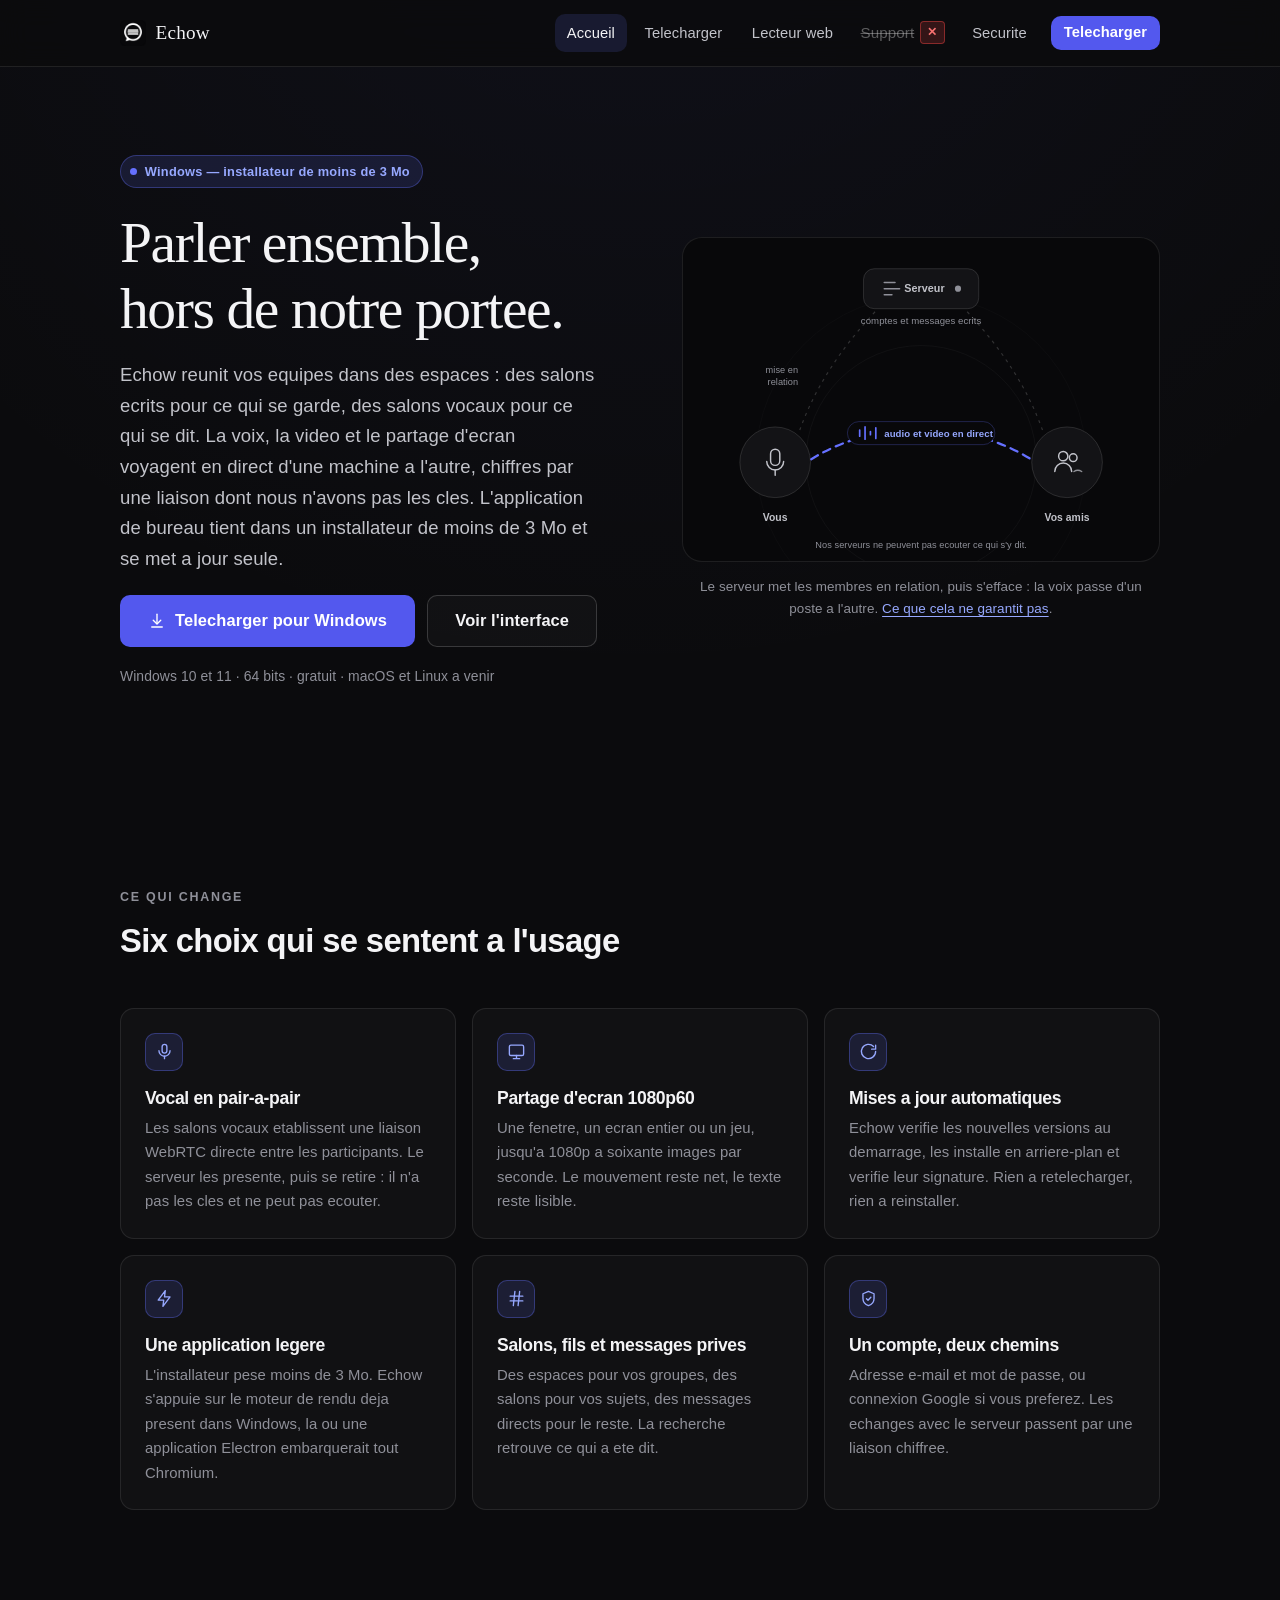
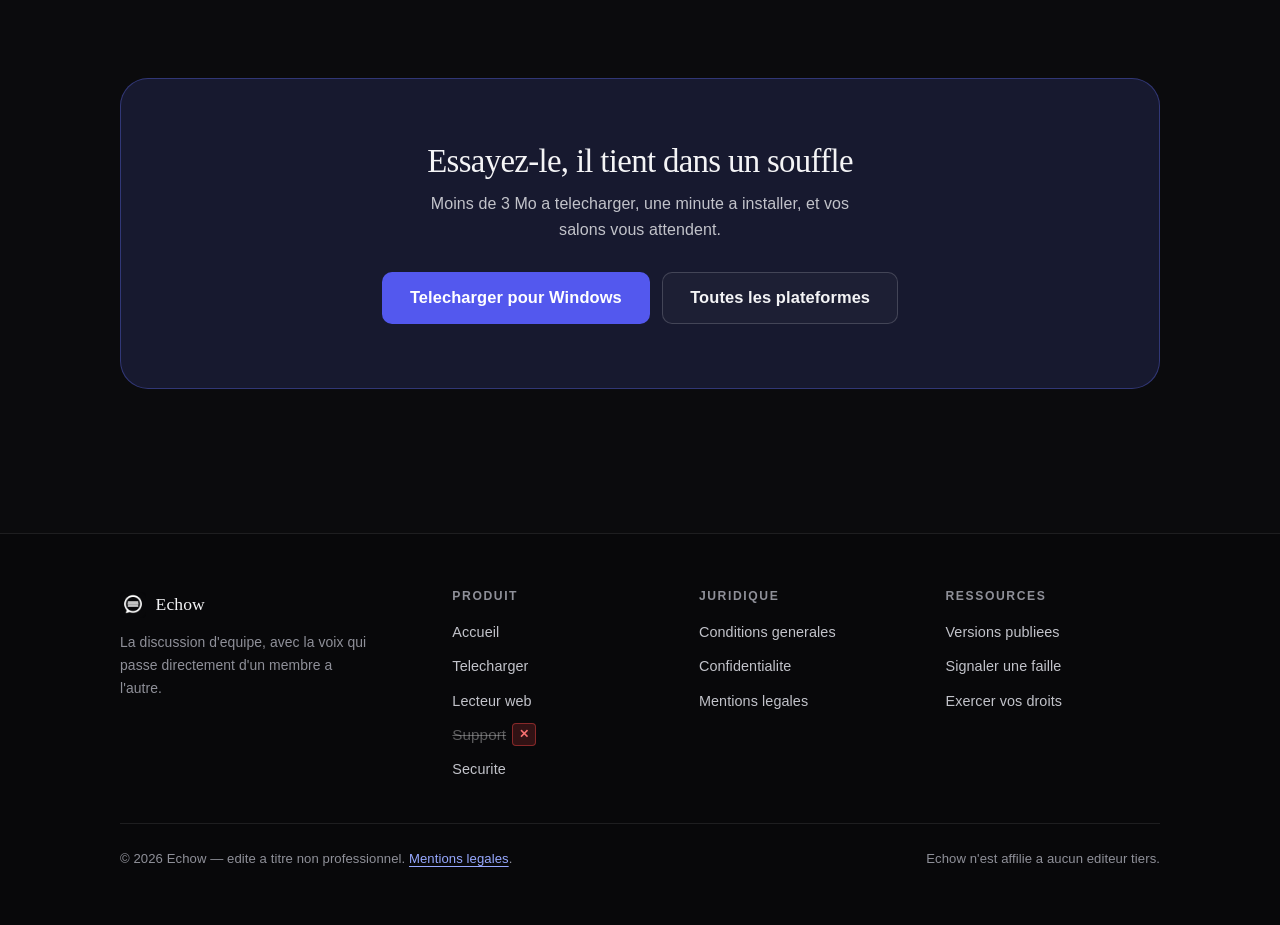
<file: index.html>
﻿<!DOCTYPE html>
<html lang="fr">
<head>
<meta charset="utf-8">
<meta name="viewport" content="width=device-width, initial-scale=1">
<title>Echow — la discussion d'equipe, sans detour</title>
<meta name="description" content="Echow est une application de discussion d'equipe : salons ecrits, salons vocaux en pair-a-pair et partage d'ecran jusqu'a 1080p60. Telechargement Windows, installateur de moins de 3 Mo.">
<meta name="theme-color" content="#0b0b0d">
<link rel="icon" href="assets/Echow-logo.png" type="image/png">
<link rel="stylesheet" href="assets/style.css">
<meta property="og:type" content="website">
<meta property="og:title" content="Echow — la discussion d'equipe, sans detour">
<meta property="og:description" content="Salons ecrits, vocal en pair-a-pair, partage d'ecran 1080p60. Une application de bureau de moins de 3 Mo qui se met a jour toute seule.">
<meta property="og:locale" content="fr_FR">
</head>
<body>

<a class="saut-contenu" href="#contenu">Aller au contenu</a>

<!-- ══ En-tete commun ══════════════════════════════════════════════════ -->
<header class="entete">
  <div class="enveloppe entete__barre">
    <a class="marque" href="index.html">
      <img class="marque__glyphe" src="assets/Echow-logo.png" alt="" width="26" height="26" decoding="async">
      Echow
    </a>

    <button class="bascule-nav" type="button" aria-expanded="false" aria-controls="nav-principale">
      <svg width="18" height="18" viewBox="0 0 24 24" fill="none" stroke="currentColor" stroke-width="1.8" stroke-linecap="round" aria-hidden="true" focusable="false">
        <path d="M4 7h16M4 12h16M4 17h16"/>
      </svg>
      Menu
    </button>

    <nav class="nav" id="nav-principale" aria-label="Navigation principale">
      <a href="index.html" aria-current="page">Accueil</a>
      <a href="telecharger.html">Telecharger</a>
      <a href="player.html">Lecteur web</a>
      <span class="nav__item-indisponible" title="Support actuellement indisponible"><span class="texte-barre">Support</span> <span class="badge-croix">✕</span></span>
      <a href="securite.html">Securite</a>
      <a class="bouton bouton--principal" href="https://github.com/zyko144/Echow/releases/latest/download/Echow-setup.exe">Telecharger</a>
    </nav>
  </div>
</header>

<main id="contenu">

  <!-- ══ Heros ═════════════════════════════════════════════════════════ -->
  <section class="enveloppe heros">
    <div class="heros__grille">
      <div>
        <p class="pastille"><span class="pastille__point" aria-hidden="true"></span> Windows — installateur de moins de 3 Mo</p>
        <h1 class="heros__titre">Parler ensemble,<br>hors de notre portee.</h1>
        <p class="heros__accroche">
          Echow reunit vos equipes dans des espaces : des salons ecrits pour ce
          qui se garde, des salons vocaux pour ce qui se dit. La voix, la video et
          le partage d'ecran voyagent en direct d'une machine a l'autre, chiffres
          par une liaison dont nous n'avons pas les cles. L'application de bureau
          tient dans un installateur de moins de 3 Mo et se met a jour seule.
        </p>
        <div class="groupe-boutons">
          <a class="bouton bouton--principal bouton--grand" href="https://github.com/zyko144/Echow/releases/latest/download/Echow-setup.exe">
            <svg class="bouton__icone" viewBox="0 0 24 24" fill="none" stroke="currentColor" stroke-width="1.8" stroke-linecap="round" stroke-linejoin="round" aria-hidden="true" focusable="false">
              <path d="M12 3v12"/><path d="m7 11 5 5 5-5"/><path d="M5 20h14"/>
            </svg>
            Telecharger pour Windows
          </a>
          <a class="bouton bouton--secondaire bouton--grand" href="player.html">Voir l'interface</a>
        </div>
        <p class="heros__note">Windows 10 et 11 · 64 bits · gratuit · macOS et Linux a venir</p>
      </div>

      <!-- Illustration dessinee : le chemin de la voix entre deux membres.
           Pas une capture d'ecran, un schema — c'est le point le plus
           difficile a expliquer en une phrase. -->
      <figure class="figure" data-apparition>
        <svg class="illustration" viewBox="0 0 620 420" role="img" aria-labelledby="schema-titre schema-desc">
          <title id="schema-titre">Le chemin de la voix dans Echow</title>
          <desc id="schema-desc">Deux membres sont relies par une liaison directe et chiffree qui porte l'audio et la video. Le serveur, place a l'ecart, ne sert qu'a les mettre en relation.</desc>

          <!-- Cercles d'ambiance, tres discrets -->
          <g stroke="rgba(255,255,255,0.09)" fill="none">
            <circle cx="310" cy="290" r="150" opacity="0.55"/>
            <circle cx="310" cy="290" r="215" opacity="0.3"/>
          </g>

          <!-- Le serveur, volontairement en retrait -->
          <g>
            <rect x="235" y="40" width="150" height="52" rx="14" fill="#131316" stroke="rgba(255,255,255,0.17)"/>
            <path d="M262 58h14M262 66h20M262 74h10" stroke="#8f9099" stroke-width="2" stroke-linecap="round"/>
            <circle cx="358" cy="66" r="4" fill="#8f9099"/>
            <text x="288" y="70" font-size="14" font-weight="600" fill="#c2c3ca">Serveur</text>
            <text x="310" y="112" text-anchor="middle" font-size="12.5" fill="#8f9099">comptes et messages ecrits</text>
          </g>

          <!-- Signalisation : fin, pointille, secondaire -->
          <g stroke="rgba(255,255,255,0.17)" stroke-width="1.5" stroke-dasharray="4 6" fill="none">
            <path d="M250 96 C 200 150 170 200 152 250"/>
            <path d="M370 96 C 420 150 450 200 468 250"/>
          </g>
          <text x="150" y="176" text-anchor="end" font-size="12" fill="#8f9099">mise en</text>
          <text x="150" y="192" text-anchor="end" font-size="12" fill="#8f9099">relation</text>

          <!-- Les deux membres -->
          <g>
            <circle cx="120" cy="292" r="46" fill="#131316" stroke="rgba(255,255,255,0.17)"/>
            <g transform="translate(120 292)" stroke="#c2c3ca" stroke-width="1.9" fill="none" stroke-linecap="round">
              <rect x="-6" y="-17" width="12" height="21" rx="6"/>
              <path d="M-11 -1a11 11 0 0 0 22 0"/>
              <path d="M0 10v7"/>
            </g>
            <text x="120" y="368" text-anchor="middle" font-size="13.5" font-weight="600" fill="#c2c3ca">Vous</text>
          </g>
          <g>
            <circle cx="500" cy="292" r="46" fill="#131316" stroke="rgba(255,255,255,0.17)"/>
            <g transform="translate(500 292)" stroke="#c2c3ca" stroke-width="1.9" fill="none" stroke-linecap="round">
              <circle cx="-5" cy="-8" r="6"/>
              <circle cx="8" cy="-6" r="5"/>
              <path d="M-16 12a11 11 0 0 1 22 0"/>
              <path d="M9 12a9 9 0 0 1 10 0" opacity="0.7"/>
            </g>
            <text x="500" y="368" text-anchor="middle" font-size="13.5" font-weight="600" fill="#c2c3ca">Vos amis</text>
          </g>

          <!-- La liaison directe : le trait le plus epais de l'image -->
          <path class="flux-p2p" d="M167 288 C 250 236 370 236 453 288" fill="none" stroke="#6570ff" stroke-width="3" stroke-linecap="round"/>
          <g transform="translate(310 258)">
            <rect x="-96" y="-19" width="192" height="30" rx="15" fill="#08080a" stroke="rgba(101,112,255,0.34)"/>
            <g stroke="#6570ff" stroke-width="2.2" stroke-linecap="round">
              <path d="M-80 -8v8M-73 -12v16M-66 -6v4M-59 -11v14"/>
            </g>
            <text x="-48" y="1" font-size="12.5" font-weight="600" fill="#96a8ff">audio et video en direct</text>
          </g>

          <text x="310" y="404" text-anchor="middle" font-size="12" fill="#8f9099">Nos serveurs ne peuvent pas ecouter ce qui s'y dit.</text>
        </svg>
        <figcaption class="figure__legende">Le serveur met les membres en relation, puis s'efface : la voix passe d'un poste a l'autre. <a href="securite.html#limites">Ce que cela ne garantit pas</a>.</figcaption>
      </figure>
    </div>
  </section>

  <!-- ══ Points forts ══════════════════════════════════════════════════ -->
  <section class="enveloppe section" aria-labelledby="titre-forces">
    <div class="section__intro" data-apparition>
      <span class="surtitre">Ce qui change</span>
      <h2 id="titre-forces">Six choix qui se sentent a l'usage</h2>
    </div>

    <div class="grille grille--3" data-apparition>

      <article class="carte">
        <div class="carte__icone" aria-hidden="true">
          <svg viewBox="0 0 24 24" fill="none" stroke="currentColor" stroke-width="1.7" stroke-linecap="round" stroke-linejoin="round" focusable="false">
            <rect x="9" y="3" width="6" height="11" rx="3"/><path d="M5 11a7 7 0 0 0 14 0"/><path d="M12 18v3"/>
          </svg>
        </div>
        <h3>Vocal en pair-a-pair</h3>
        <p>Les salons vocaux etablissent une liaison WebRTC directe entre les participants. Le serveur les presente, puis se retire : il n'a pas les cles et ne peut pas ecouter.</p>
      </article>

      <article class="carte">
        <div class="carte__icone" aria-hidden="true">
          <svg viewBox="0 0 24 24" fill="none" stroke="currentColor" stroke-width="1.7" stroke-linecap="round" stroke-linejoin="round" focusable="false">
            <rect x="3" y="4" width="18" height="13" rx="2"/><path d="M8 21h8M12 17v4"/>
          </svg>
        </div>
        <h3>Partage d'ecran 1080p60</h3>
        <p>Une fenetre, un ecran entier ou un jeu, jusqu'a 1080p a soixante images par seconde. Le mouvement reste net, le texte reste lisible.</p>
      </article>

      <article class="carte">
        <div class="carte__icone" aria-hidden="true">
          <svg viewBox="0 0 24 24" fill="none" stroke="currentColor" stroke-width="1.7" stroke-linecap="round" stroke-linejoin="round" focusable="false">
            <path d="M21 12a9 9 0 1 1-2.6-6.4"/><path d="M21 4v5h-5"/>
          </svg>
        </div>
        <h3>Mises a jour automatiques</h3>
        <p>Echow verifie les nouvelles versions au demarrage, les installe en arriere-plan et verifie leur signature. Rien a retelecharger, rien a reinstaller.</p>
      </article>

      <article class="carte">
        <div class="carte__icone" aria-hidden="true">
          <svg viewBox="0 0 24 24" fill="none" stroke="currentColor" stroke-width="1.7" stroke-linecap="round" stroke-linejoin="round" focusable="false">
            <path d="M13 2 4 14h7l-1 8 9-12h-7l1-8Z"/>
          </svg>
        </div>
        <h3>Une application legere</h3>
        <p>L'installateur pese moins de 3 Mo. Echow s'appuie sur le moteur de rendu deja present dans Windows, la ou une application Electron embarquerait tout Chromium.</p>
      </article>

      <article class="carte">
        <div class="carte__icone" aria-hidden="true">
          <svg viewBox="0 0 24 24" fill="none" stroke="currentColor" stroke-width="1.7" stroke-linecap="round" stroke-linejoin="round" focusable="false">
            <path d="M4 9h16M4 15h16M10 3 8 21M16 3l-2 18"/>
          </svg>
        </div>
        <h3>Salons, fils et messages prives</h3>
        <p>Des espaces pour vos groupes, des salons pour vos sujets, des messages directs pour le reste. La recherche retrouve ce qui a ete dit.</p>
      </article>

      <article class="carte">
        <div class="carte__icone" aria-hidden="true">
          <svg viewBox="0 0 24 24" fill="none" stroke="currentColor" stroke-width="1.7" stroke-linecap="round" stroke-linejoin="round" focusable="false">
            <path d="M12 3l7 3v6c0 4.4-3 7.7-7 9-4-1.3-7-4.6-7-9V6l7-3Z"/><path d="m9.5 12.2 1.9 1.9 3.6-3.7"/>
          </svg>
        </div>
        <h3>Un compte, deux chemins</h3>
        <p>Adresse e-mail et mot de passe, ou connexion Google si vous preferez. Les echanges avec le serveur passent par une liaison chiffree.</p>
      </article>

    </div>
  </section>

  <!-- ══ Appel final ═══════════════════════════════════════════════════ -->
  <section class="enveloppe section section--serre">
    <div class="bandeau-final" data-apparition>
      <h2>Essayez-le, il tient dans un souffle</h2>
      <p>Moins de 3 Mo a telecharger, une minute a installer, et vos salons vous attendent.</p>
      <div class="groupe-boutons">
        <a class="bouton bouton--principal bouton--grand" href="https://github.com/zyko144/Echow/releases/latest/download/Echow-setup.exe">Telecharger pour Windows</a>
        <a class="bouton bouton--secondaire bouton--grand" href="telecharger.html">Toutes les plateformes</a>
      </div>
    </div>
  </section>

</main>

<!-- ══ Pied de page commun ══════════════════════════════════════════════ -->
<footer class="pied">
  <div class="enveloppe">
    <div class="pied__grille">
      <div>
        <a class="pied__marque" href="index.html">
          <img class="marque__glyphe" src="assets/Echow-logo.png" alt="" width="26" height="26" decoding="async">
          Echow
        </a>
        <p class="pied__accroche">La discussion d'equipe, avec la voix qui passe directement d'un membre a l'autre.</p>
      </div>

      <div>
        <h2>Produit</h2>
        <ul>
          <li><a href="index.html">Accueil</a></li>
          <li><a href="telecharger.html">Telecharger</a></li>
          <li><a href="player.html">Lecteur web</a></li>
          <li><span class="nav__item-indisponible" style="padding:0;" title="Support actuellement indisponible"><span class="texte-barre">Support</span> <span class="badge-croix">✕</span></span></li>
          <li><a href="securite.html">Securite</a></li>
        </ul>
      </div>

      <div>
        <h2>Juridique</h2>
        <ul>
          <li><a href="cgu.html">Conditions generales</a></li>
          <li><a href="confidentialite.html">Confidentialite</a></li>
          <li><a href="mentions-legales.html">Mentions legales</a></li>
        </ul>
      </div>

      <div>
        <h2>Ressources</h2>
        <ul>
          <li><a href="https://github.com/zyko144/Echow/releases/latest">Versions publiees</a></li>
          <li><a href="securite.html#signaler">Signaler une faille</a></li>
          <li><a href="confidentialite.html#droits">Exercer vos droits</a></li>
        </ul>
      </div>
    </div>

    <div class="pied__bas">
      <p>&copy; <span data-annee>2026</span> Echow — edite a titre non professionnel. <a href="mentions-legales.html">Mentions legales</a>.</p>
      <p>Echow n'est affilie a aucun editeur tiers.</p>
    </div>
  </div>
</footer>

<script src="assets/site.js"></script>
</body>
</html>
</file>
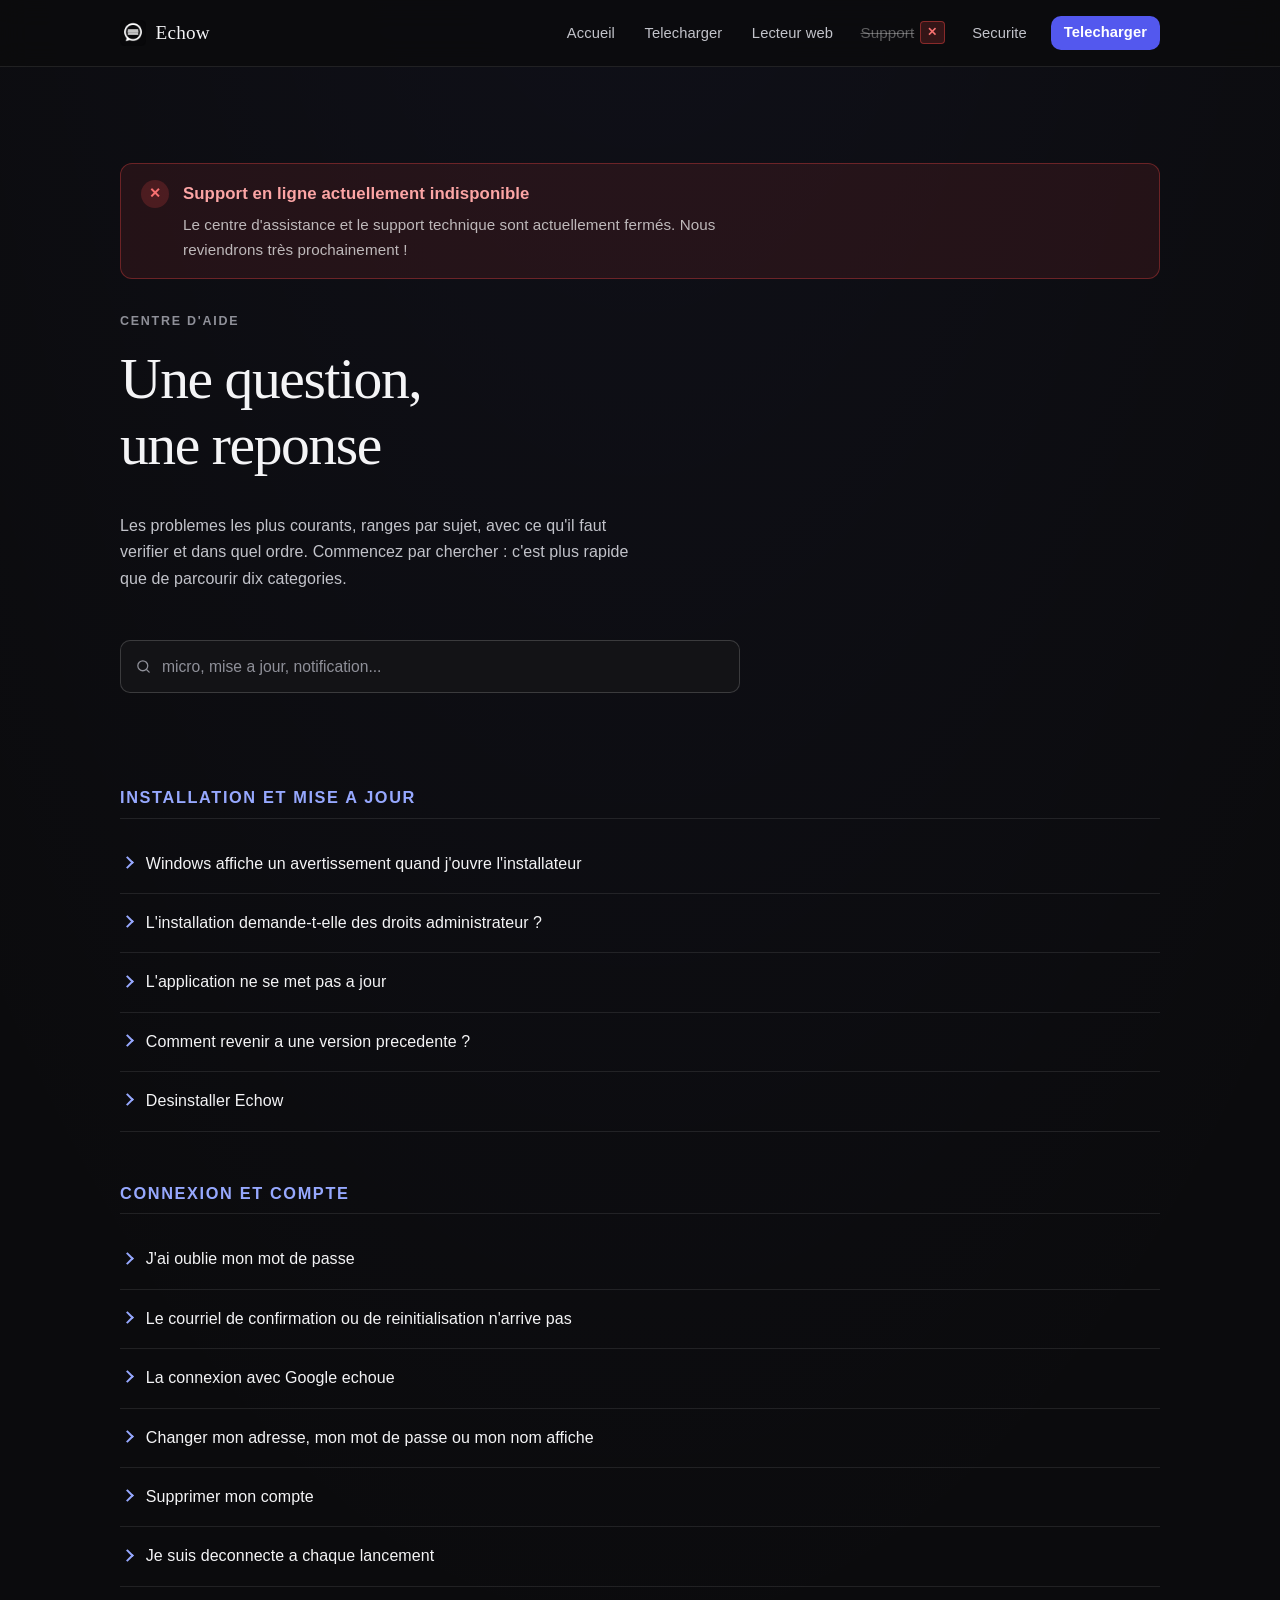
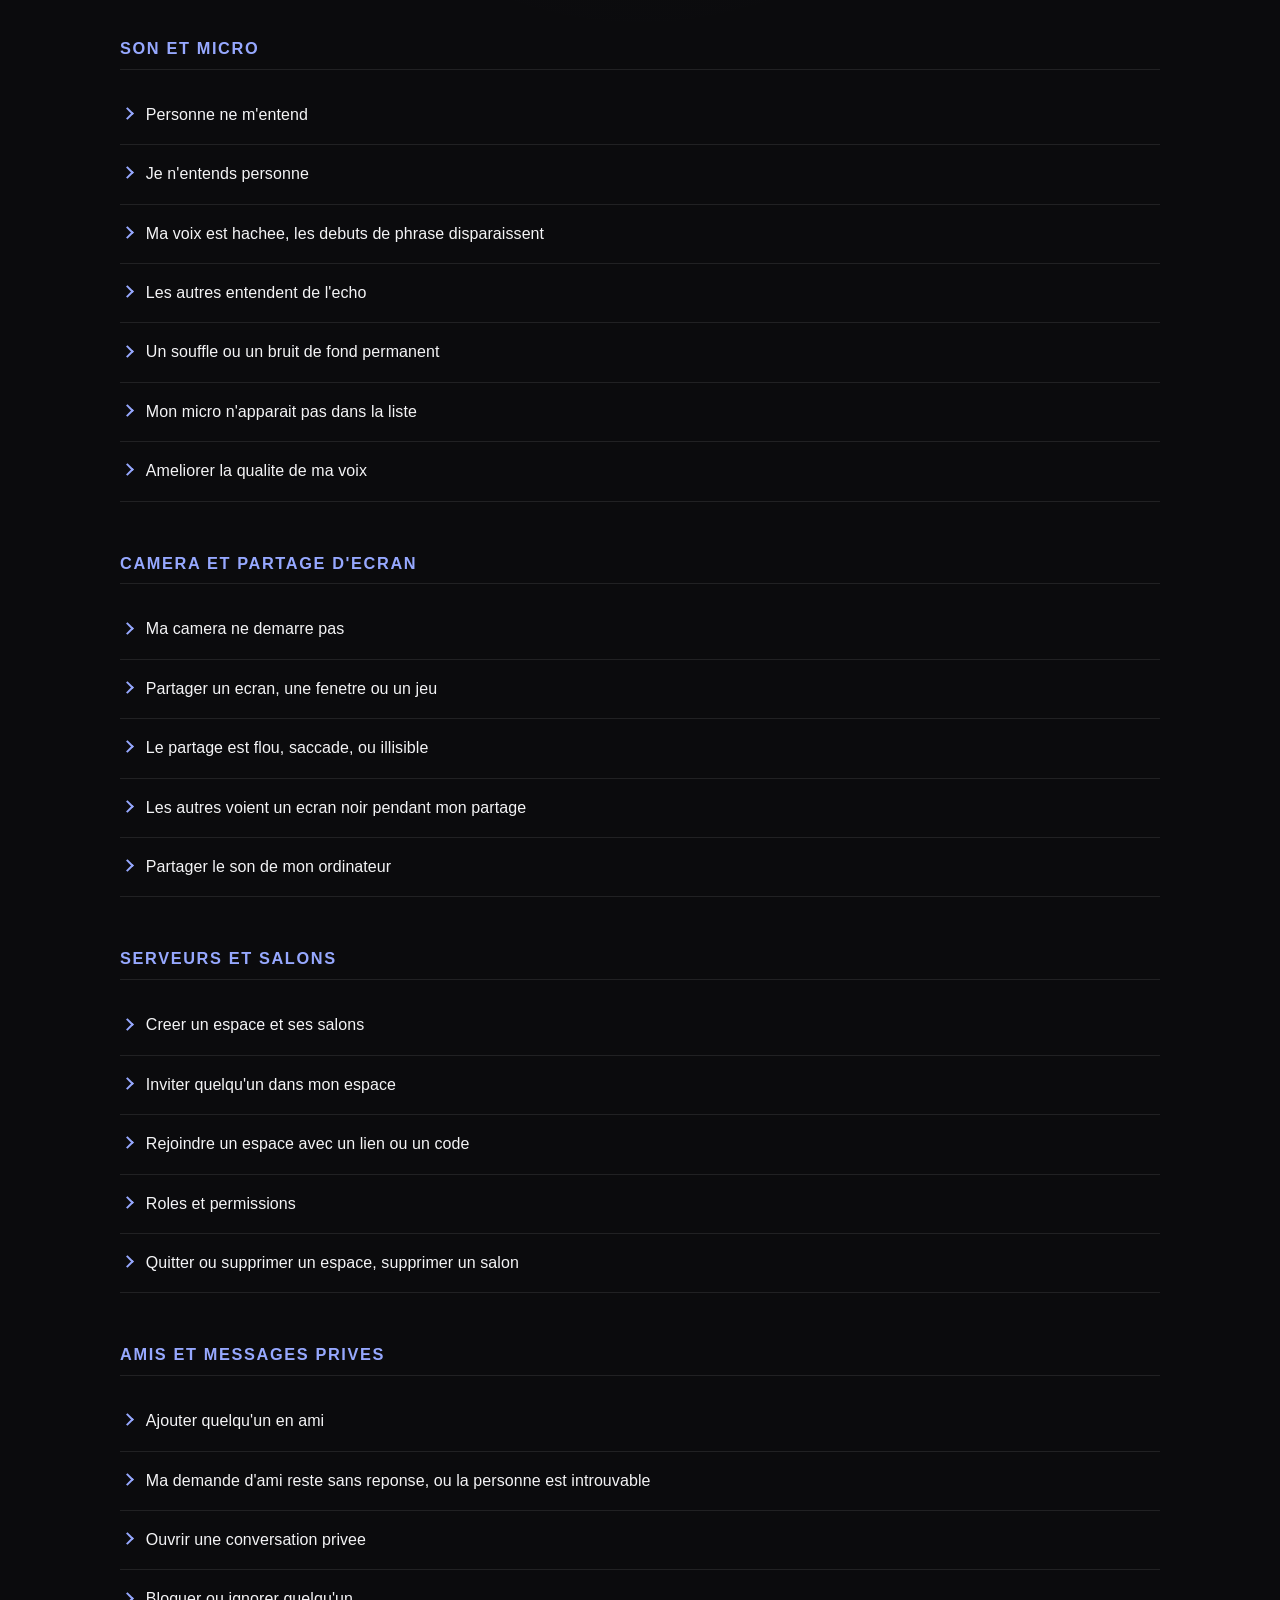
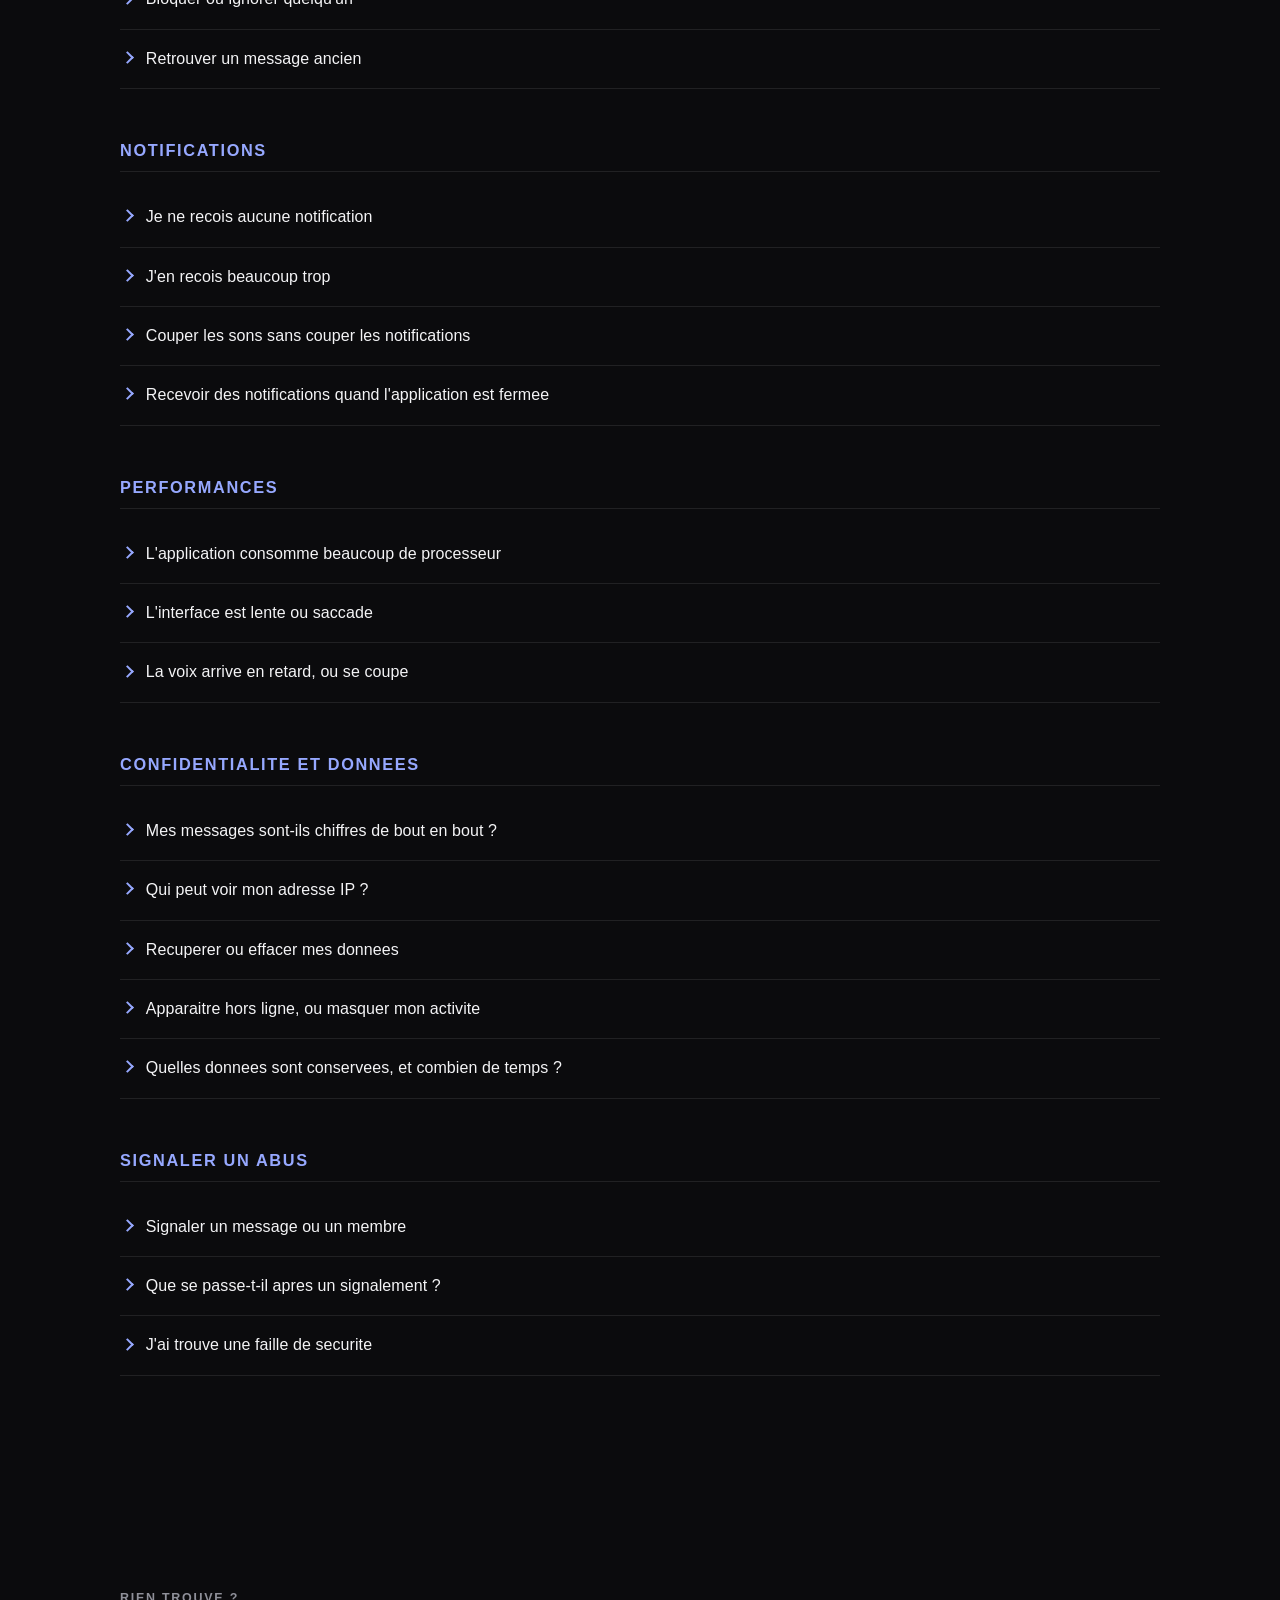
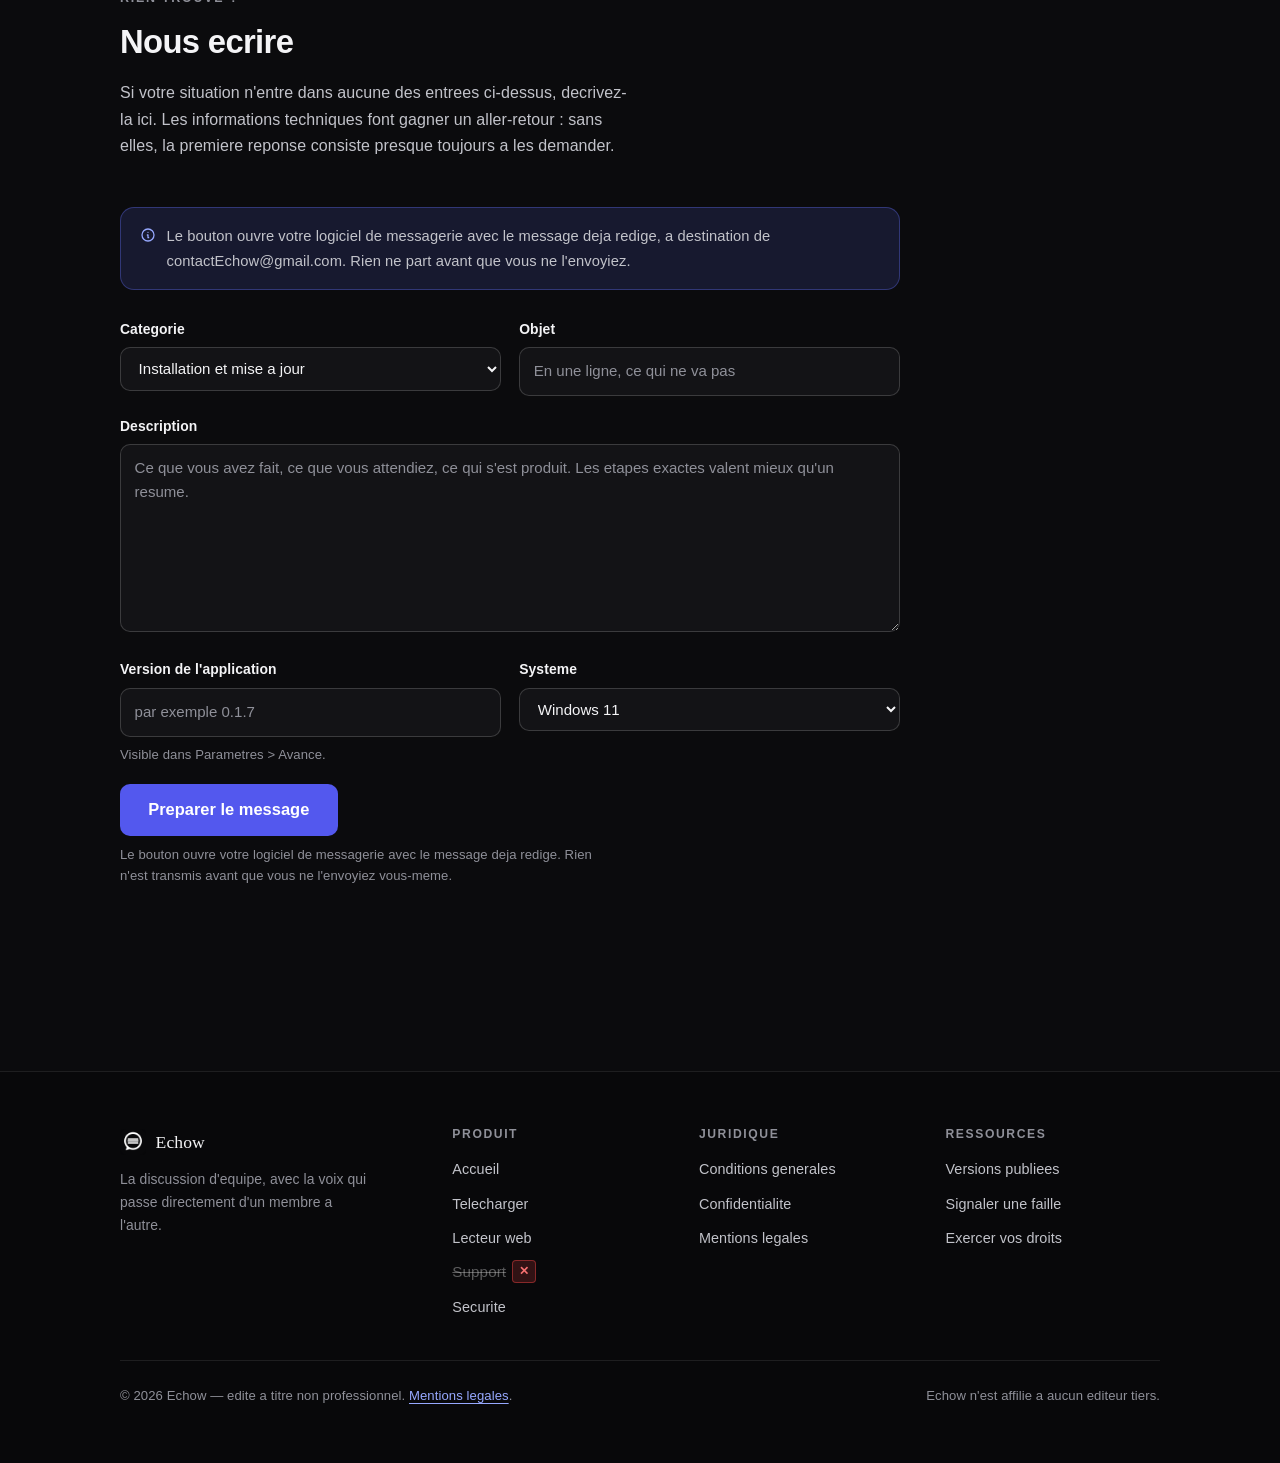
<file: aide.html>
﻿<!DOCTYPE html>
<html lang="fr">
<head>
<meta charset="utf-8">
<meta name="viewport" content="width=device-width, initial-scale=1">
<title>Centre d'aide — Echow</title>
<meta name="description" content="Centre d'aide de Echow : installation, connexion, son et micro, partage d'ecran, salons, notifications, performances et confidentialite. Les reponses, rangees par sujet.">
<meta name="theme-color" content="#0b0b0d">
<link rel="icon" href="assets/Echow-logo.png" type="image/png">
<link rel="stylesheet" href="assets/style.css">
</head>
<body>

<a class="saut-contenu" href="#contenu">Aller au contenu</a>

<header class="entete">
  <div class="enveloppe entete__barre">
    <a class="marque" href="index.html">
      <img class="marque__glyphe" src="assets/Echow-logo.png" alt="" width="26" height="26" decoding="async">
      Echow
    </a>

    <button class="bascule-nav" type="button" aria-expanded="false" aria-controls="nav-principale">
      <svg width="18" height="18" viewBox="0 0 24 24" fill="none" stroke="currentColor" stroke-width="1.8" stroke-linecap="round" aria-hidden="true" focusable="false">
        <path d="M4 7h16M4 12h16M4 17h16"/>
      </svg>
      Menu
    </button>

    <nav class="nav" id="nav-principale" aria-label="Navigation principale">
      <a href="index.html">Accueil</a>
      <a href="telecharger.html">Telecharger</a>
      <a href="player.html">Lecteur web</a>
      <span class="nav__item-indisponible" title="Support actuellement indisponible"><span class="texte-barre">Support</span> <span class="badge-croix">✕</span></span>
      <a href="securite.html">Securite</a>
      <a class="bouton bouton--principal" href="https://github.com/zyko144/Echow/releases/latest/download/Echow-setup.exe">Telecharger</a>
    </nav>
  </div>
</header>

<main id="contenu">

  <section class="enveloppe section section--serre">
    <div class="bandeau-indisponible">
      <span class="bandeau-indisponible__icone">✕</span>
      <div>
        <strong>Support en ligne actuellement indisponible</strong>
        <p>Le centre d'assistance et le support technique sont actuellement fermés. Nous reviendrons très prochainement !</p>
      </div>
    </div>

    <div class="section__intro">
      <span class="surtitre">Centre d'aide</span>
      <h1>Une question, une reponse</h1>
      <p>
        Les problemes les plus courants, ranges par sujet, avec ce qu'il faut
        verifier et dans quel ordre. Commencez par chercher : c'est plus rapide
        que de parcourir dix categories.
      </p>
    </div>

    <!-- Recherche : filtre les entrees a la frappe. Sans JavaScript, le champ
         disparait et la liste complete reste consultable. -->
    <div class="aide__barre">
      <label class="visuellement-cache" for="recherche-aide">Rechercher dans l'aide</label>
      <div class="aide__champ-recherche">
        <svg viewBox="0 0 24 24" fill="none" stroke="currentColor" stroke-width="1.8" stroke-linecap="round" aria-hidden="true" focusable="false">
          <circle cx="11" cy="11" r="7"/><path d="m20 20-3.5-3.5"/>
        </svg>
        <input type="search" id="recherche-aide" placeholder="micro, mise a jour, notification..." autocomplete="off" spellcheck="false">
      </div>
      <p class="aide__compte" id="aide-compte" role="status" aria-live="polite"></p>
    </div>

    <p class="aide__vide" id="aide-vide" hidden>
      Aucune entree ne correspond a cette recherche. Essayez un mot plus court,
      ou <a href="#nous-ecrire">ecrivez-nous</a>.
    </p>
  </section>

  <div class="enveloppe aide">

    <!-- ══ Installation et mise a jour ═══════════════════════════════════ -->
    <section class="aide__categorie" aria-labelledby="cat-installation">
      <h2 class="aide__titre" id="cat-installation">Installation et mise a jour</h2>

      <details class="aide__entree">
        <summary>Windows affiche un avertissement quand j'ouvre l'installateur</summary>
        <div class="aide__reponse">
          <p>
            SmartScreen previent devant tout installateur encore peu diffuse. Ce
            n'est pas un signe d'infection, mais une invitation a verifier
            l'origine du fichier.
          </p>
          <ol>
            <li>Verifiez que le fichier s'appelle bien <code>Echow-setup.exe</code> et qu'il vient de <a href="telecharger.html">la page de telechargement</a> ou de la page des publications officielles.</li>
            <li>Dans la fenetre d'avertissement, cliquez sur <strong>Informations complementaires</strong>, puis sur <strong>Executer quand meme</strong>.</li>
            <li>Si le fichier provient d'ailleurs — un lien recu par message, un site tiers — ne l'ouvrez pas : retelechargez-le depuis la page officielle.</li>
          </ol>
        </div>
      </details>

      <details class="aide__entree">
        <summary>L'installation demande-t-elle des droits administrateur ?</summary>
        <div class="aide__reponse">
          <p>
            Non. Echow s'installe pour votre seule session utilisateur, dans
            votre dossier personnel. Aucun mot de passe administrateur n'est
            demande, et l'application n'ecrit rien dans les dossiers systeme.
          </p>
          <p>
            C'est aussi pourquoi un autre compte Windows sur la meme machine ne
            verra pas l'application : il devra l'installer de son cote.
          </p>
        </div>
      </details>

      <details class="aide__entree">
        <summary>L'application ne se met pas a jour</summary>
        <div class="aide__reponse">
          <p>
            Echow cherche une nouvelle version au demarrage, telecharge la mise
            a jour en arriere-plan et l'applique au redemarrage suivant. Si rien
            ne se passe :
          </p>
          <ol>
            <li>Fermez completement l'application, y compris depuis la zone de notification, puis relancez-la. La verification a lieu au lancement, pas en cours d'utilisation.</li>
            <li>Verifiez votre connexion : la mise a jour se telecharge depuis GitHub, qu'un pare-feu d'entreprise bloque parfois.</li>
            <li>Regardez la version installee dans <strong>Parametres &gt; Avance</strong> et comparez-la a celle de la page des publications.</li>
            <li>Si l'ecart persiste, reinstallez par-dessus avec l'installateur : vos donnees et votre session sont conservees.</li>
          </ol>
        </div>
      </details>

      <details class="aide__entree">
        <summary>Comment revenir a une version precedente ?</summary>
        <div class="aide__reponse">
          <p>
            Les anciennes versions restent disponibles sur la page des
            publications. Telechargez l'installateur voulu et lancez-le : il
            remplace la version en place.
          </p>
          <p>
            Sachez que l'application se remettra a jour au prochain demarrage.
            Un retour en arriere n'a donc de sens que le temps de nous signaler
            ce qui vous a fait reculer.
          </p>
        </div>
      </details>

      <details class="aide__entree">
        <summary>Desinstaller Echow</summary>
        <div class="aide__reponse">
          <ol>
            <li>Ouvrez <strong>Parametres de Windows &gt; Applications &gt; Applications installees</strong>.</li>
            <li>Cherchez <strong>Echow</strong>, puis choisissez <strong>Desinstaller</strong>.</li>
          </ol>
          <p>
            La desinstallation retire l'application et les preferences stockees
            sur la machine. Elle ne supprime pas votre compte ni vos messages,
            qui vivent cote serveur : pour cela, voyez
            <a href="#supprimer-compte">supprimer mon compte</a>.
          </p>
        </div>
      </details>
    </section>

    <!-- ══ Connexion et compte ═══════════════════════════════════════════ -->
    <section class="aide__categorie" aria-labelledby="cat-compte">
      <h2 class="aide__titre" id="cat-compte">Connexion et compte</h2>

      <details class="aide__entree">
        <summary>J'ai oublie mon mot de passe</summary>
        <div class="aide__reponse">
          <ol>
            <li>Sur l'ecran de connexion, choisissez <strong>Mot de passe oublie</strong>.</li>
            <li>Saisissez l'adresse electronique de votre compte : un lien de reinitialisation vous est envoye.</li>
            <li>Ouvrez le lien, puis choisissez un nouveau mot de passe.</li>
          </ol>
          <p>
            Le lien a une duree de validite courte. S'il a expire, redemandez-en
            un plutot que de reutiliser l'ancien courriel.
          </p>
        </div>
      </details>

      <details class="aide__entree">
        <summary>Le courriel de confirmation ou de reinitialisation n'arrive pas</summary>
        <div class="aide__reponse">
          <ol>
            <li>Attendez deux ou trois minutes : l'envoi n'est pas toujours instantane.</li>
            <li>Regardez dans les indesirables, et dans les onglets « Promotions » ou « Notifications » si votre messagerie en utilise.</li>
            <li>Verifiez l'adresse saisie, lettre a lettre : une faute de frappe envoie le message a quelqu'un d'autre.</li>
            <li>Si votre adresse appartient a une organisation, son filtre peut retenir les messages automatiques ; essayez une autre adresse.</li>
          </ol>
        </div>
      </details>

      <details class="aide__entree">
        <summary>La connexion avec Google echoue</summary>
        <div class="aide__reponse">
          <ol>
            <li>La fenetre d'authentification s'ouvre dans votre navigateur : verifiez qu'un bloqueur de fenetres surgissantes ne l'a pas empechee.</li>
            <li>Si plusieurs comptes Google sont ouverts, choisissez explicitement celui associe a Echow.</li>
            <li>Terminez la procedure jusqu'au retour vers l'application ; fermer l'onglet trop tot laisse la connexion inachevee.</li>
            <li>En cas d'echec repete, creez ou utilisez un compte par adresse electronique : la connexion Google reste facultative.</li>
          </ol>
        </div>
      </details>

      <details class="aide__entree">
        <summary>Changer mon adresse, mon mot de passe ou mon nom affiche</summary>
        <div class="aide__reponse">
          <p>
            L'adresse et le mot de passe se modifient dans
            <strong>Parametres &gt; Mon compte</strong>. Le nom affiche, l'avatar,
            la banniere et la description se trouvent dans
            <strong>Parametres &gt; Profil</strong>.
          </p>
          <p>
            Un changement d'adresse demande une confirmation sur la nouvelle
            boite : tant qu'elle n'est pas validee, l'ancienne reste celle du
            compte.
          </p>
        </div>
      </details>

      <details class="aide__entree" id="supprimer-compte">
        <summary>Supprimer mon compte</summary>
        <div class="aide__reponse">
          <p>
            La suppression se demande depuis
            <strong>Parametres &gt; Mon compte</strong>. Elle est definitive.
          </p>
          <p>
            Vos messages deja envoyes dans des salons partages restent visibles
            par leurs membres, mais votre identite en est dissociee. Le detail des
            durees figure dans la
            <a href="confidentialite.html#conservation">politique de confidentialite</a>.
          </p>
        </div>
      </details>

      <details class="aide__entree">
        <summary>Je suis deconnecte a chaque lancement</summary>
        <div class="aide__reponse">
          <p>
            La session est conservee dans le stockage local de l'application. Elle
            se perd si ce stockage est efface a chaque fermeture.
          </p>
          <ol>
            <li>Verifiez qu'un outil de nettoyage ne vide pas les donnees des applications au demarrage.</li>
            <li>Si vous utilisez un profil Windows temporaire ou un poste partage restaure a chaque session, la session ne peut pas survivre : c'est attendu.</li>
            <li>Sinon, deconnectez-vous puis reconnectez-vous une fois : cela reecrit proprement le jeton de session.</li>
          </ol>
        </div>
      </details>
    </section>

    <!-- ══ Son et micro ══════════════════════════════════════════════════ -->
    <section class="aide__categorie" aria-labelledby="cat-son">
      <h2 class="aide__titre" id="cat-son">Son et micro</h2>

      <details class="aide__entree">
        <summary>Personne ne m'entend</summary>
        <div class="aide__reponse">
          <p>Dans cet ordre, du plus frequent au plus rare :</p>
          <ol>
            <li>Verifiez que votre micro n'est pas coupe dans l'application — l'icone du micro en bas du panneau des salons. Le raccourci est <code>Ctrl</code> + <code>Maj</code> + <code>M</code>.</li>
            <li>Ouvrez <strong>Parametres &gt; Voix et video</strong> et regardez l'indicateur de niveau en parlant. S'il ne bouge pas, le probleme est en amont de Echow.</li>
            <li>Choisissez explicitement votre micro dans la liste des peripheriques : le peripherique « par defaut » suit Windows, qui change parfois d'avis en cours de route.</li>
            <li>Dans Windows, ouvrez <strong>Confidentialite et securite &gt; Microphone</strong> et verifiez que l'acce des applications de bureau est autorise.</li>
            <li>Baissez la <strong>sensibilite du detecteur de parole</strong> : reglee trop haut, elle prend une voix calme pour du silence.</li>
            <li>Si vous entendez un souffle mais pas votre voix, desactivez l'<strong>isolation de la voix</strong> : certains micros la mettent en defaut.</li>
          </ol>
        </div>
      </details>

      <details class="aide__entree">
        <summary>Je n'entends personne</summary>
        <div class="aide__reponse">
          <ol>
            <li>Verifiez que le son n'est pas coupe dans l'application : <code>Ctrl</code> + <code>Maj</code> + <code>D</code>.</li>
            <li>Dans <strong>Parametres &gt; Voix et video</strong>, selectionnez le bon peripherique de sortie — casque ou haut-parleurs — plutot que le peripherique par defaut.</li>
            <li>Verifiez le melangeur de volume de Windows : Echow peut y avoir ete baisse independamment du volume general.</li>
            <li>Remontez le <strong>volume des voix distantes</strong> dans les memes reglages.</li>
            <li>Si une seule personne est inaudible, c'est son micro qu'il faut regarder, pas votre sortie.</li>
          </ol>
        </div>
      </details>

      <details class="aide__entree">
        <summary>Ma voix est hachee, les debuts de phrase disparaissent</summary>
        <div class="aide__reponse">
          <p>
            C'est presque toujours la porte de bruit qui se referme trop vite ou
            trop tot. Dans <strong>Parametres &gt; Voix et video</strong> :
          </p>
          <ol>
            <li>Baissez la <strong>sensibilite du detecteur de parole</strong> jusqu'a ce que l'indicateur reste allume pendant toute votre phrase.</li>
            <li>Si le probleme persiste, desactivez la <strong>porte de bruit</strong> et jugez a l'oreille.</li>
            <li>Un micro trop eloigne oblige la porte a travailler : rapprochez-le avant de pousser les reglages.</li>
          </ol>
        </div>
      </details>

      <details class="aide__entree">
        <summary>Les autres entendent de l'echo</summary>
        <div class="aide__reponse">
          <ol>
            <li>Un casque supprime l'echo a la source, en empechant le son des autres de revenir dans votre micro. C'est la solution la plus sure.</li>
            <li>Si vous tenez aux haut-parleurs, verifiez que l'<strong>annulation d'echo</strong> est activee dans <strong>Parametres &gt; Voix et video</strong>.</li>
            <li>Baissez le volume de sortie : au-dela d'un certain niveau, aucune annulation ne suit.</li>
            <li>Si l'echo apparait des qu'une personne precise parle, c'est de son cote qu'il faut regarder.</li>
          </ol>
        </div>
      </details>

      <details class="aide__entree">
        <summary>Un souffle ou un bruit de fond permanent</summary>
        <div class="aide__reponse">
          <ol>
            <li>Activez la <strong>suppression de bruit</strong> dans <strong>Parametres &gt; Voix et video</strong>.</li>
            <li>Si le souffle subsiste, essayez l'<strong>isolation de la voix</strong>, qui retire plus largement ce qui n'est pas une voix — au prix d'un rendu moins naturel.</li>
            <li>Desactivez le <strong>controle de gain automatique</strong> si le niveau monte et descend tout seul : il amplifie le silence pour trouver de la voix.</li>
            <li>Un micro branche sur une entree analogique bruitee soufflera toujours un peu ; un micro USB regle souvent le probleme d'un coup.</li>
          </ol>
        </div>
      </details>

      <details class="aide__entree">
        <summary>Mon micro n'apparait pas dans la liste</summary>
        <div class="aide__reponse">
          <ol>
            <li>Branchez le micro avant de lancer l'application, puis rouvrez <strong>Parametres &gt; Voix et video</strong> : la liste se construit a l'ouverture.</li>
            <li>Verifiez que Windows le voit, dans <strong>Parametres &gt; Systeme &gt; Son &gt; Entree</strong>. S'il n'y figure pas, c'est un probleme de pilote.</li>
            <li>Autorisez l'acces au microphone pour les applications de bureau dans <strong>Confidentialite et securite &gt; Microphone</strong> : sans cette autorisation, la liste revient vide.</li>
            <li>Certains casques exposent plusieurs entrees : choisissez celle qui porte le nom du peripherique, pas « Mix stereo ».</li>
          </ol>
        </div>
      </details>

      <details class="aide__entree">
        <summary>Ameliorer la qualite de ma voix</summary>
        <div class="aide__reponse">
          <p>
            Dans <strong>Parametres &gt; Voix et video</strong>, le reglage de
            qualite du son propose trois positions : <strong>Voix</strong>,
            econome et suffisant pour parler ; <strong>Haute</strong>, plus
            genereuse en debit ; <strong>Musique</strong>, a reserver a ce qui
            n'est pas de la parole.
          </p>
          <p>
            Montez d'un cran seulement si votre connexion suit. Sur une liaison
            juste, un debit trop ambitieux se paie en coupures, ce qui degrade
            davantage qu'un reglage modeste.
          </p>
        </div>
      </details>
    </section>

    <!-- ══ Camera et partage d'ecran ═════════════════════════════════════ -->
    <section class="aide__categorie" aria-labelledby="cat-video">
      <h2 class="aide__titre" id="cat-video">Camera et partage d'ecran</h2>

      <details class="aide__entree">
        <summary>Ma camera ne demarre pas</summary>
        <div class="aide__reponse">
          <ol>
            <li>Fermez toute autre application qui utilise la camera : sous Windows, une seule a la fois y accede reellement.</li>
            <li>Autorisez l'acces dans <strong>Confidentialite et securite &gt; Camera</strong>, section des applications de bureau.</li>
            <li>Verifiez le cache physique s'il y en a un sur l'objectif.</li>
            <li>Dans <strong>Parametres &gt; Voix et video</strong>, baissez la definition demandee a la camera : certains modeles refusent le 1080p et ne renvoient alors rien.</li>
          </ol>
        </div>
      </details>

      <details class="aide__entree">
        <summary>Partager un ecran, une fenetre ou un jeu</summary>
        <div class="aide__reponse">
          <p>
            Dans un salon vocal, choisissez <strong>Partager</strong>. Le selecteur
            propose vos ecrans et les fenetres ouvertes ; choisissez la source,
            puis confirmez.
          </p>
          <p>
            Partager une <strong>fenetre</strong> plutot qu'un ecran entier evite
            de diffuser vos notifications et le reste de votre bureau. Pour un jeu,
            en revanche, l'ecran entier est souvent plus fiable.
          </p>
        </div>
      </details>

      <details class="aide__entree">
        <summary>Le partage est flou, saccade, ou illisible</summary>
        <div class="aide__reponse">
          <p>
            Les reglages sont dans <strong>Parametres &gt; Voix et video</strong>.
            Le partage monte jusqu'a 1080p a soixante images par seconde, mais
            cette combinaison demande beaucoup a la machine comme au reseau.
          </p>
          <ol>
            <li>Choisissez la priorite : <strong>Nettete</strong> pour du texte et du code, <strong>Fluidite</strong> pour un jeu ou une video.</li>
            <li>Si l'image est floue sur du texte, descendez a 30 images par seconde plutot que de baisser la definition.</li>
            <li>Si l'image saccade, gardez 60 images par seconde et descendez a 720p.</li>
            <li>Sur une connexion partagee, essayez un cable plutot que le Wi-Fi avant de toucher aux reglages.</li>
          </ol>
        </div>
      </details>

      <details class="aide__entree">
        <summary>Les autres voient un ecran noir pendant mon partage</summary>
        <div class="aide__reponse">
          <ol>
            <li>Un jeu en plein ecran exclusif ne se laisse pas capturer : passez-le en <strong>fenetre sans bordure</strong>.</li>
            <li>Si vous partagez une fenetre precise, verifiez qu'elle n'est pas reduite : une fenetre reduite n'a plus rien a montrer.</li>
            <li>Sur les portables a deux cartes graphiques, l'ecran noir apparait quand l'application et la fenetre partagee ne tournent pas sur la meme carte. Forcez-les sur la meme dans les parametres graphiques de Windows.</li>
            <li>Certaines applications bancaires ou de lecture protegee se noircissent volontairement a la capture : c'est leur protection, pas un defaut.</li>
          </ol>
        </div>
      </details>

      <details class="aide__entree">
        <summary>Partager le son de mon ordinateur</summary>
        <div class="aide__reponse">
          <p>
            Le son du systeme peut accompagner un partage d'ecran : l'option se
            trouve dans le selecteur de source, au moment de choisir ce que vous
            partagez.
          </p>
          <p>
            Elle depend de la source retenue. Un ecran entier transporte le son du
            systeme plus facilement qu'une fenetre isolee ; si le son manque,
            repassez par un partage d'ecran complet.
          </p>
        </div>
      </details>
    </section>

    <!-- ══ Serveurs et salons ════════════════════════════════════════════ -->
    <section class="aide__categorie" aria-labelledby="cat-espaces">
      <h2 class="aide__titre" id="cat-espaces">Serveurs et salons</h2>

      <details class="aide__entree">
        <summary>Creer un espace et ses salons</summary>
        <div class="aide__reponse">
          <p>
            Le bouton <strong>+</strong>, au bas de la colonne des espaces, cree un
            nouvel espace dont vous devenez administrateur. Vous y ajoutez ensuite
            autant de salons ecrits et vocaux que necessaire.
          </p>
          <p>
            Un conseil d'usage : commencez avec deux ou trois salons. Une longue
            liste creee d'avance se vide plus vite qu'elle ne se remplit.
          </p>
        </div>
      </details>

      <details class="aide__entree">
        <summary>Inviter quelqu'un dans mon espace</summary>
        <div class="aide__reponse">
          <p>Deux moyens, dans les parametres de l'espace :</p>
          <ul>
            <li>le <strong>lien d'invitation direct</strong>, a envoyer tel quel ;</li>
            <li>le <strong>code d'acces rapide</strong>, plus court, a dicter ou a recopier.</li>
          </ul>
          <p>
            Traitez l'un et l'autre comme une cle : toute personne qui l'obtient
            peut entrer. Si un lien circule trop, regenerez-le.
          </p>
        </div>
      </details>

      <details class="aide__entree">
        <summary>Rejoindre un espace avec un lien ou un code</summary>
        <div class="aide__reponse">
          <ol>
            <li>Avec un lien : ouvrez-le, l'application prend le relais.</li>
            <li>Avec un code : utilisez <strong>Rejoindre un espace</strong> depuis la colonne des espaces, puis saisissez-le.</li>
            <li>Si le code est refuse, verifiez qu'il n'a pas expire et redemandez-en un a la personne qui vous invite.</li>
          </ol>
        </div>
      </details>

      <details class="aide__entree">
        <summary>Roles et permissions</summary>
        <div class="aide__reponse">
          <p>
            Les roles se gerent dans les parametres de l'espace. Chaque role porte
            un ensemble de permissions, et chaque membre peut en cumuler plusieurs.
          </p>
          <p>
            Reglez au plus juste : donner l'administration a tout le monde pour
            eviter une demande ponctuelle est le moyen le plus court de perdre un
            salon par accident.
          </p>
        </div>
      </details>

      <details class="aide__entree">
        <summary>Quitter ou supprimer un espace, supprimer un salon</summary>
        <div class="aide__reponse">
          <p>
            Quitter un espace se fait depuis son menu contextuel, par un clic droit
            sur son icone. Vous perdez l'acces a ses salons mais vos messages y
            restent.
          </p>
          <p>
            <strong>Supprimer ce salon</strong> figure dans les parametres du salon,
            et n'est accessible qu'aux administrateurs. La suppression emporte les
            messages du salon et ne se defait pas.
          </p>
        </div>
      </details>
    </section>

    <!-- ══ Amis et messages prives ═══════════════════════════════════════ -->
    <section class="aide__categorie" aria-labelledby="cat-amis">
      <h2 class="aide__titre" id="cat-amis">Amis et messages prives</h2>

      <details class="aide__entree">
        <summary>Ajouter quelqu'un en ami</summary>
        <div class="aide__reponse">
          <p>
            Ouvrez la page des amis — <code>Ctrl</code> + <code>J</code> — puis
            envoyez une demande a partir du nom d'utilisateur exact de la personne.
          </p>
          <p>
            Le nom d'utilisateur n'est pas le nom affiche : c'est l'identifiant
            unique, sans majuscules ni espaces. Demandez-le plutot que de le
            deviner.
          </p>
        </div>
      </details>

      <details class="aide__entree">
        <summary>Ma demande d'ami reste sans reponse, ou la personne est introuvable</summary>
        <div class="aide__reponse">
          <ol>
            <li>Verifiez l'orthographe exacte du nom d'utilisateur.</li>
            <li>La personne peut avoir restreint qui peut lui envoyer des demandes, dans <strong>Parametres &gt; Confidentialite</strong>.</li>
            <li>Une demande en attente ne se renvoie pas : elle reste visible dans l'onglet des demandes en cours, du cote du destinataire.</li>
            <li>Si vous avez ete bloque, la demande n'aboutira pas et rien ne vous le signalera.</li>
          </ol>
        </div>
      </details>

      <details class="aide__entree">
        <summary>Ouvrir une conversation privee</summary>
        <div class="aide__reponse">
          <p>
            Depuis la page des amis, ou depuis le profil d'une personne rencontree
            dans un salon. La conversation apparait ensuite dans votre liste de
            messages prives.
          </p>
        </div>
      </details>

      <details class="aide__entree">
        <summary>Bloquer ou ignorer quelqu'un</summary>
        <div class="aide__reponse">
          <p>
            Le blocage se declenche depuis le profil de la personne ou par un clic
            droit sur son nom. Une fois bloquee, elle ne peut plus vous ecrire en
            prive ni vous envoyer de demande d'ami.
          </p>
          <p>
            Dans un salon partage, ses messages restent presents mais replies. Si
            son comportement depasse la gene, <a href="#signaler-message">signalez-le</a>.
          </p>
        </div>
      </details>

      <details class="aide__entree">
        <summary>Retrouver un message ancien</summary>
        <div class="aide__reponse">
          <p>
            <code>Ctrl</code> + <code>F</code> ouvre la recherche dans les messages.
            <code>Ctrl</code> + <code>K</code> ouvre la palette de commandes, plus
            rapide pour sauter d'un salon a l'autre.
          </p>
          <p>
            Cherchez un mot rare plutot qu'une phrase entiere : la recherche
            travaille sur les mots, et une citation approximative ne trouvera rien.
          </p>
        </div>
      </details>
    </section>

    <!-- ══ Notifications ═════════════════════════════════════════════════ -->
    <section class="aide__categorie" aria-labelledby="cat-notifications">
      <h2 class="aide__titre" id="cat-notifications">Notifications</h2>

      <details class="aide__entree">
        <summary>Je ne recois aucune notification</summary>
        <div class="aide__reponse">
          <ol>
            <li>Dans Windows, ouvrez <strong>Systeme &gt; Notifications</strong> et verifiez que Echow y est autorisee.</li>
            <li>Desactivez l'<strong>assistant de concentration</strong>, ou ajoutez Echow a sa liste de priorite : il masque silencieusement les notifications.</li>
            <li>Dans <strong>Parametres &gt; Notifications</strong>, verifiez le reglage general de l'application.</li>
            <li>Verifiez ensuite l'espace et le salon concernes : une mise en sourdine posee a leur niveau prime sur le reglage general.</li>
            <li>Le mode <strong>Ne pas deranger</strong> de votre statut de presence coupe egalement tout.</li>
          </ol>
        </div>
      </details>

      <details class="aide__entree">
        <summary>J'en recois beaucoup trop</summary>
        <div class="aide__reponse">
          <p>
            Reglez au plus pres plutot qu'en bloc : un espace bruyant se met en
            sourdine sans toucher aux autres, et un salon precis se coupe sans
            eteindre son espace.
          </p>
          <ol>
            <li>Clic droit sur l'espace ou le salon, puis mise en sourdine.</li>
            <li>Pour un espace de veille, preferez ne recevoir que les mentions.</li>
            <li>Le statut <strong>Ne pas deranger</strong> reste l'option la plus expeditive quand la journee l'exige.</li>
          </ol>
        </div>
      </details>

      <details class="aide__entree">
        <summary>Couper les sons sans couper les notifications</summary>
        <div class="aide__reponse">
          <p>
            Les sons se reglent independamment de l'affichage, dans
            <strong>Parametres &gt; Notifications</strong>. Vous pouvez garder les
            bulles a l'ecran et faire taire l'ensemble des sons.
          </p>
        </div>
      </details>

      <details class="aide__entree">
        <summary>Recevoir des notifications quand l'application est fermee</summary>
        <div class="aide__reponse">
          <p>
            Fermer la fenetre range Echow dans la zone de notification, ou elle
            continue de fonctionner. Quitter reellement l'application, en revanche,
            interrompt toute notification jusqu'au prochain lancement.
          </p>
          <p>
            Pour les recevoir des l'ouverture de session, activez le demarrage
            automatique dans <strong>Parametres &gt; Avance</strong>.
          </p>
        </div>
      </details>
    </section>

    <!-- ══ Performances ══════════════════════════════════════════════════ -->
    <section class="aide__categorie" aria-labelledby="cat-performances">
      <h2 class="aide__titre" id="cat-performances">Performances</h2>

      <details class="aide__entree">
        <summary>L'application consomme beaucoup de processeur</summary>
        <div class="aide__reponse">
          <p>
            En usage courant, Echow reste discrete. La consommation monte
            franchement dans un cas : le partage d'ecran en 1080p a soixante images
            par seconde, qui occupe un coeur a lui seul pour encoder.
          </p>
          <ol>
            <li>Pendant un partage, descendez a 30 images par seconde, ou a 720p.</li>
            <li>Choisissez la priorite <strong>Nettete</strong> : elle demande moins d'images que <strong>Fluidite</strong>.</li>
            <li>Hors partage, si la consommation reste elevee, redemarrez l'application : c'est le moyen le plus rapide de savoir si le probleme persiste.</li>
          </ol>
        </div>
      </details>

      <details class="aide__entree">
        <summary>L'interface est lente ou saccade</summary>
        <div class="aide__reponse">
          <ol>
            <li>Reduisez la densite d'affichage : <strong>Compact</strong> affiche plus de messages mais en dessine moins que <strong>Aere</strong>.</li>
            <li>Dans <strong>Parametres &gt; Accessibilite</strong>, reduisez les animations.</li>
            <li>Un salon tres long se parcourt plus lentement : passer par la recherche evite de le derouler.</li>
            <li>Verifiez que Windows et ses pilotes graphiques sont a jour ; Echow s'appuie sur le moteur de rendu du systeme.</li>
          </ol>
        </div>
      </details>

      <details class="aide__entree">
        <summary>La voix arrive en retard, ou se coupe</summary>
        <div class="aide__reponse">
          <ol>
            <li>Preferez un cable au Wi-Fi : la plupart des coupures viennent de la liaison sans fil.</li>
            <li>Suspendez ce qui sature la connexion — telechargement, sauvegarde, mise a jour de jeu.</li>
            <li>Redescendez la qualite du son sur <strong>Voix</strong> : un debit modeste qui passe vaut mieux qu'un debit genereux qui hache.</li>
            <li>Si la latence ne touche qu'une personne du salon, c'est sa liaison qu'il faut examiner, pas la votre.</li>
          </ol>
        </div>
      </details>
    </section>

    <!-- ══ Confidentialite et donnees ════════════════════════════════════ -->
    <section class="aide__categorie" aria-labelledby="cat-donnees">
      <h2 class="aide__titre" id="cat-donnees">Confidentialite et donnees</h2>

      <details class="aide__entree">
        <summary>Mes messages sont-ils chiffres de bout en bout ?</summary>
        <div class="aide__reponse">
          <p>
            Non, et nous preferons le dire clairement. Les messages ecrits sont
            chiffres en transit et cloisonnes dans la base, mais ils y sont stockes
            de facon lisible par le service : c'est ce qui permet de les retrouver
            d'un appareil a l'autre et de les rechercher.
          </p>
          <p>
            Le son et l'image des appels, eux, sont chiffres entre les
            participants. Le detail est sur la
            <a href="securite.html#limites">page securite</a>.
          </p>
        </div>
      </details>

      <details class="aide__entree">
        <summary>Qui peut voir mon adresse IP ?</summary>
        <div class="aide__reponse">
          <p>
            Dans un salon vocal, une liaison directe suppose que les machines
            connaissent leurs adresses reseau : votre adresse IP peut donc etre
            visible des autres participants du salon.
          </p>
          <p>
            Quand la liaison directe est impossible, un serveur de relais prend le
            relais et masque cette adresse, sans pouvoir dechiffrer les flux.
            N'entrez dans un salon vocal qu'avec des gens en qui vous avez
            confiance.
          </p>
        </div>
      </details>

      <details class="aide__entree">
        <summary>Recuperer ou effacer mes donnees</summary>
        <div class="aide__reponse">
          <p>
            Vous disposez d'un droit d'acces, de rectification, d'effacement, de
            portabilite, d'opposition et de limitation. La marche a suivre,
            l'adresse a saisir et les delais figurent au chapitre
            <a href="confidentialite.html#droits">vos droits</a> de la politique de
            confidentialite.
          </p>
        </div>
      </details>

      <details class="aide__entree">
        <summary>Apparaitre hors ligne, ou masquer mon activite</summary>
        <div class="aide__reponse">
          <p>
            Le statut se change depuis votre avatar, en bas de la fenetre :
            <strong>En ligne</strong>, <strong>Absent</strong>,
            <strong>Ne pas deranger</strong> ou <strong>Invisible</strong>.
          </p>
          <p>
            Invisible vous affiche hors ligne aux autres tout en vous laissant
            l'usage complet de l'application. Les reglages voisins — qui peut vous
            ajouter, qui peut vous ecrire — sont dans
            <strong>Parametres &gt; Confidentialite</strong>.
          </p>
        </div>
      </details>

      <details class="aide__entree">
        <summary>Quelles donnees sont conservees, et combien de temps ?</summary>
        <div class="aide__reponse">
          <p>
            Le compte, le profil, les messages et l'appartenance aux espaces sont
            conserves ; le son et l'image des appels ne le sont pas, puisqu'ils ne
            passent pas par nos serveurs sous une forme lisible.
          </p>
          <p>
            Le tableau complet des durees se trouve dans la
            <a href="confidentialite.html#conservation">politique de confidentialite</a>.
          </p>
        </div>
      </details>
    </section>

    <!-- ══ Signaler un abus ══════════════════════════════════════════════ -->
    <section class="aide__categorie" aria-labelledby="cat-abus">
      <h2 class="aide__titre" id="cat-abus">Signaler un abus</h2>

      <details class="aide__entree" id="signaler-message">
        <summary>Signaler un message ou un membre</summary>
        <div class="aide__reponse">
          <ol>
            <li>Commencez par l'administrateur de l'espace concerne : c'est lui qui modere chez lui, et il agira le plus vite.</li>
            <li>Bloquez la personne si ses messages vous visent directement.</li>
            <li>Pour un contenu manifestement illicite, adressez un signalement a l'editeur, en suivant les modalites de l'<a href="cgu.html#signalement">article 10 des conditions generales</a>.</li>
          </ol>
          <p>
            Un signalement utile precise l'espace, le salon, la date et l'heure, et
            ce qui pose probleme. Sans ces reperes, le message est introuvable.
          </p>
        </div>
      </details>

      <details class="aide__entree">
        <summary>Que se passe-t-il apres un signalement ?</summary>
        <div class="aide__reponse">
          <p>
            Selon la gravite et la repetition des faits : avertissement, retrait du
            contenu, restriction de certaines fonctionnalites, suspension, puis
            suppression du compte. Cette gradation n'est pas obligatoire, une
            atteinte grave pouvant entrainer une suspension immediate.
          </p>
          <p>
            Une mesure peut etre contestee ; la procedure figure a
            l'<a href="cgu.html#moderation">article 9 des conditions generales</a>.
          </p>
        </div>
      </details>

      <details class="aide__entree">
        <summary>J'ai trouve une faille de securite</summary>
        <div class="aide__reponse">
          <p>
            Ne la publiez pas avant de nous en parler. La procedure de divulgation,
            les delais que nous nous imposons et le perimetre concerne sont decrits
            sur la <a href="securite.html#signaler">page securite</a>.
          </p>
        </div>
      </details>
    </section>

  </div>

  <!-- ══ Contact ═════════════════════════════════════════════════════════
       Ce que la liste ne couvre pas. Le bouton compose un courriel prerempli
       dans le logiciel de messagerie du visiteur : rien ne part sans son geste,
       et il n'y a pas de serveur derriere. L'adresse vit dans assets/site.js. -->
  <section class="enveloppe section" id="nous-ecrire" aria-labelledby="titre-ecrire">
    <div class="section__intro">
      <span class="surtitre">Rien trouve ?</span>
      <h2 id="titre-ecrire">Nous ecrire</h2>
      <p>
        Si votre situation n'entre dans aucune des entrees ci-dessus, decrivez-la
        ici. Les informations techniques font gagner un aller-retour : sans elles,
        la premiere reponse consiste presque toujours a les demander.
      </p>
    </div>

    <form class="formulaire" id="formulaire-aide" novalidate>
      <p class="formulaire__avis" id="avis-formulaire" role="status">
        <svg width="16" height="16" viewBox="0 0 24 24" fill="none" stroke="currentColor" stroke-width="1.9" stroke-linecap="round" stroke-linejoin="round" aria-hidden="true" focusable="false">
          <circle cx="12" cy="12" r="9"/><path d="M12 8h.01M11 12h1v4h1"/>
        </svg>
        <span id="avis-texte">
          Ce formulaire compose un message dans votre logiciel de messagerie ; il
          demande donc JavaScript. S'il reste inerte, ecrivez directement a
          <a href="mailto:contactEchow@gmail.com">contactEchow@gmail.com</a>.
        </span>
      </p>

      <fieldset class="formulaire__champs" id="champs-aide" disabled>
        <legend class="visuellement-cache">Votre demande</legend>

        <div class="champ">
          <label for="champ-categorie">Categorie</label>
          <select id="champ-categorie" name="categorie">
            <option value="Installation et mise a jour">Installation et mise a jour</option>
            <option value="Connexion et compte">Connexion et compte</option>
            <option value="Son et micro">Son et micro</option>
            <option value="Camera et partage d'ecran">Camera et partage d'ecran</option>
            <option value="Serveurs et salons">Serveurs et salons</option>
            <option value="Amis et messages prives">Amis et messages prives</option>
            <option value="Notifications">Notifications</option>
            <option value="Performances">Performances</option>
            <option value="Confidentialite et donnees">Confidentialite et donnees</option>
            <option value="Signaler un abus">Signaler un abus</option>
            <option value="Autre">Autre</option>
          </select>
        </div>

        <div class="champ">
          <label for="champ-objet">Objet</label>
          <input type="text" id="champ-objet" name="objet" maxlength="120" placeholder="En une ligne, ce qui ne va pas">
        </div>

        <div class="champ champ--large">
          <label for="champ-description">Description</label>
          <textarea id="champ-description" name="description" rows="7" placeholder="Ce que vous avez fait, ce que vous attendiez, ce qui s'est produit. Les etapes exactes valent mieux qu'un resume."></textarea>
        </div>

        <div class="champ">
          <label for="champ-version">Version de l'application</label>
          <input type="text" id="champ-version" name="version" placeholder="par exemple 0.1.7">
          <p class="champ__aide">Visible dans Parametres &gt; Avance.</p>
        </div>

        <div class="champ">
          <label for="champ-systeme">Systeme</label>
          <select id="champ-systeme" name="systeme">
            <option value="Windows 11">Windows 11</option>
            <option value="Windows 10">Windows 10</option>
            <option value="Autre Windows">Autre version de Windows</option>
            <option value="macOS">macOS</option>
            <option value="Linux">Linux</option>
            <option value="Non precise">Je ne sais pas</option>
          </select>
        </div>

        <div class="champ champ--large">
          <button type="submit" class="bouton bouton--principal bouton--grand" id="envoi-aide">
            Preparer le message
          </button>
          <p class="champ__aide">
            Le bouton ouvre votre logiciel de messagerie avec le message deja
            redige. Rien n'est transmis avant que vous ne l'envoyiez vous-meme.
          </p>
        </div>
      </fieldset>
    </form>
  </section>

</main>

<footer class="pied">
  <div class="enveloppe">
    <div class="pied__grille">
      <div>
        <a class="pied__marque" href="index.html">
          <img class="marque__glyphe" src="assets/Echow-logo.png" alt="" width="26" height="26" decoding="async">
          Echow
        </a>
        <p class="pied__accroche">La discussion d'equipe, avec la voix qui passe directement d'un membre a l'autre.</p>
      </div>

      <div>
        <h2>Produit</h2>
        <ul>
          <li><a href="index.html">Accueil</a></li>
          <li><a href="telecharger.html">Telecharger</a></li>
          <li><a href="player.html">Lecteur web</a></li>
          <li><span class="nav__item-indisponible" style="padding:0;" title="Support actuellement indisponible"><span class="texte-barre">Support</span> <span class="badge-croix">✕</span></span></li>
          <li><a href="securite.html">Securite</a></li>
        </ul>
      </div>

      <div>
        <h2>Juridique</h2>
        <ul>
          <li><a href="cgu.html">Conditions generales</a></li>
          <li><a href="confidentialite.html">Confidentialite</a></li>
          <li><a href="mentions-legales.html">Mentions legales</a></li>
        </ul>
      </div>

      <div>
        <h2>Ressources</h2>
        <ul>
          <li><a href="https://github.com/zyko144/Echow/releases/latest">Versions publiees</a></li>
          <li><a href="securite.html#signaler">Signaler une faille</a></li>
          <li><a href="confidentialite.html#droits">Exercer vos droits</a></li>
        </ul>
      </div>
    </div>

    <div class="pied__bas">
      <p>&copy; <span data-annee>2026</span> Echow — edite a titre non professionnel. <a href="mentions-legales.html">Mentions legales</a>.</p>
      <p>Echow n'est affilie a aucun editeur tiers.</p>
    </div>
  </div>
</footer>

<script src="assets/site.js"></script>
</body>
</html>
</file>
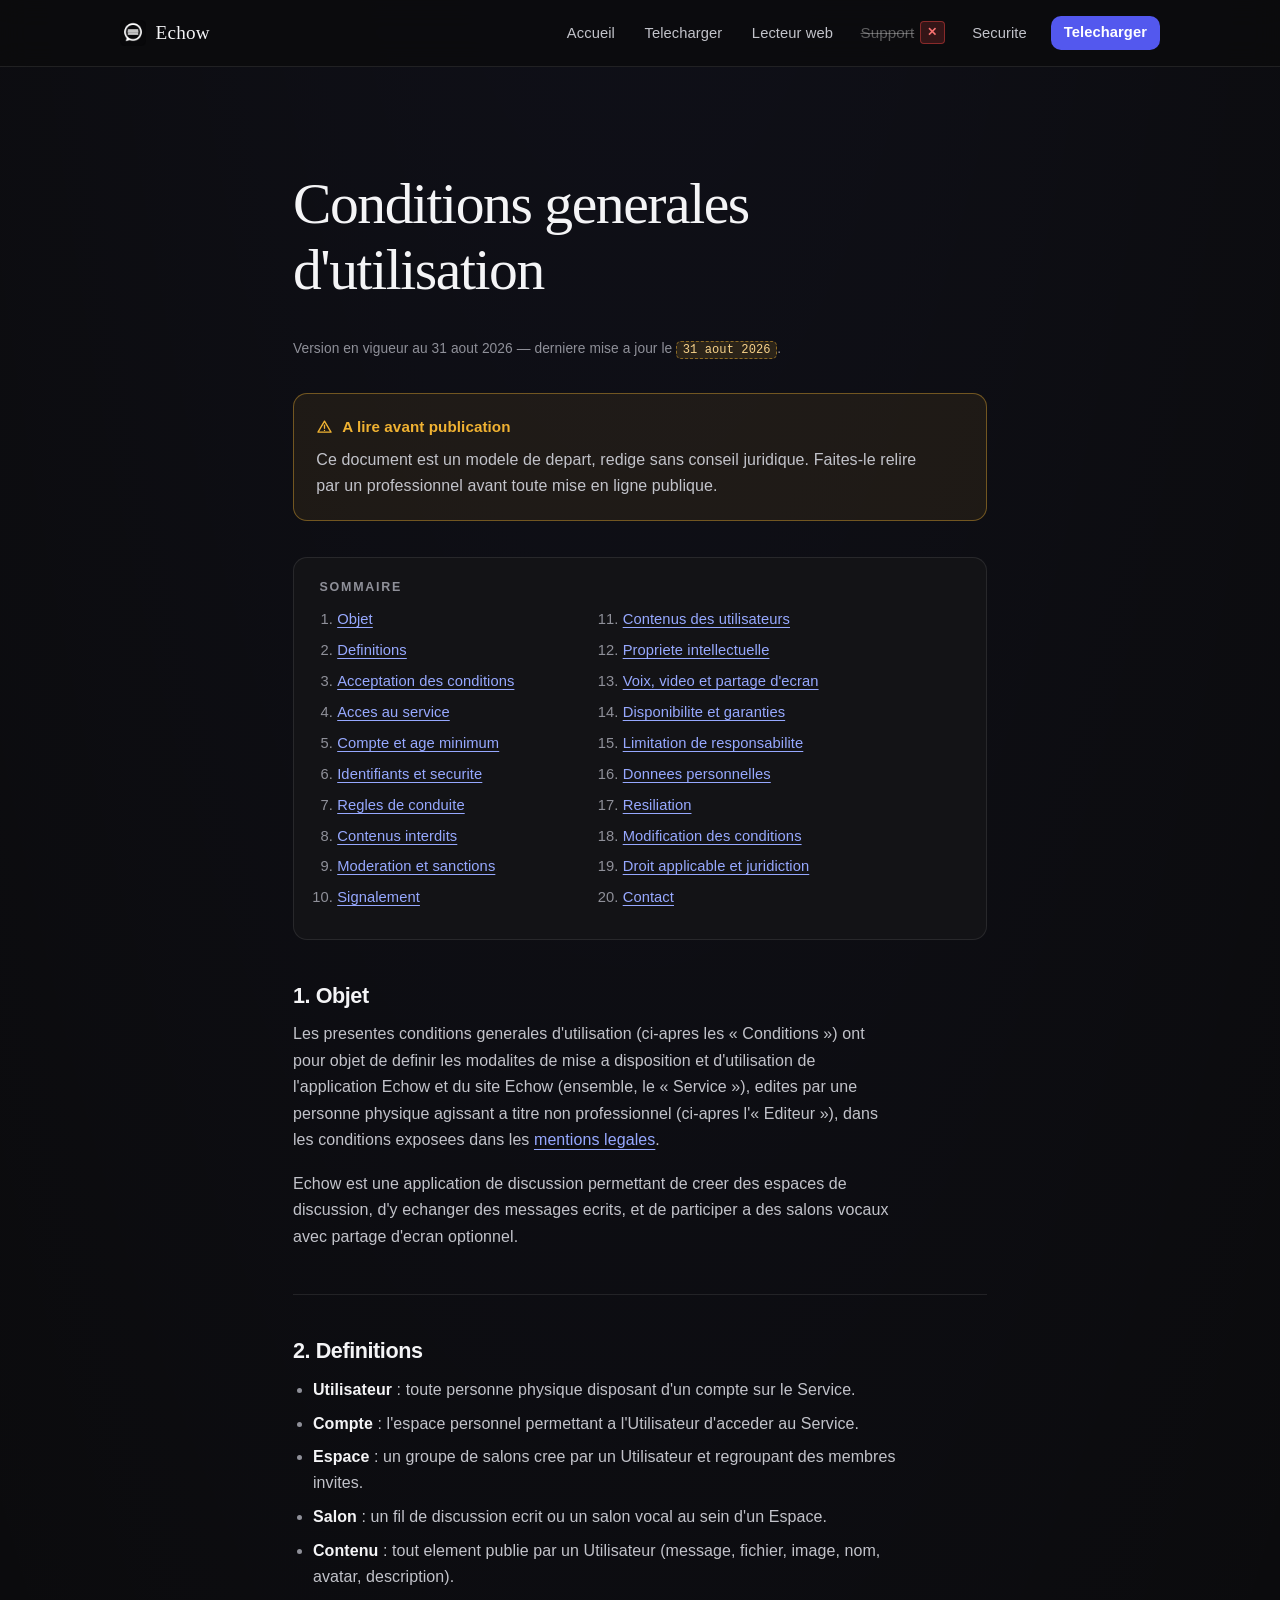
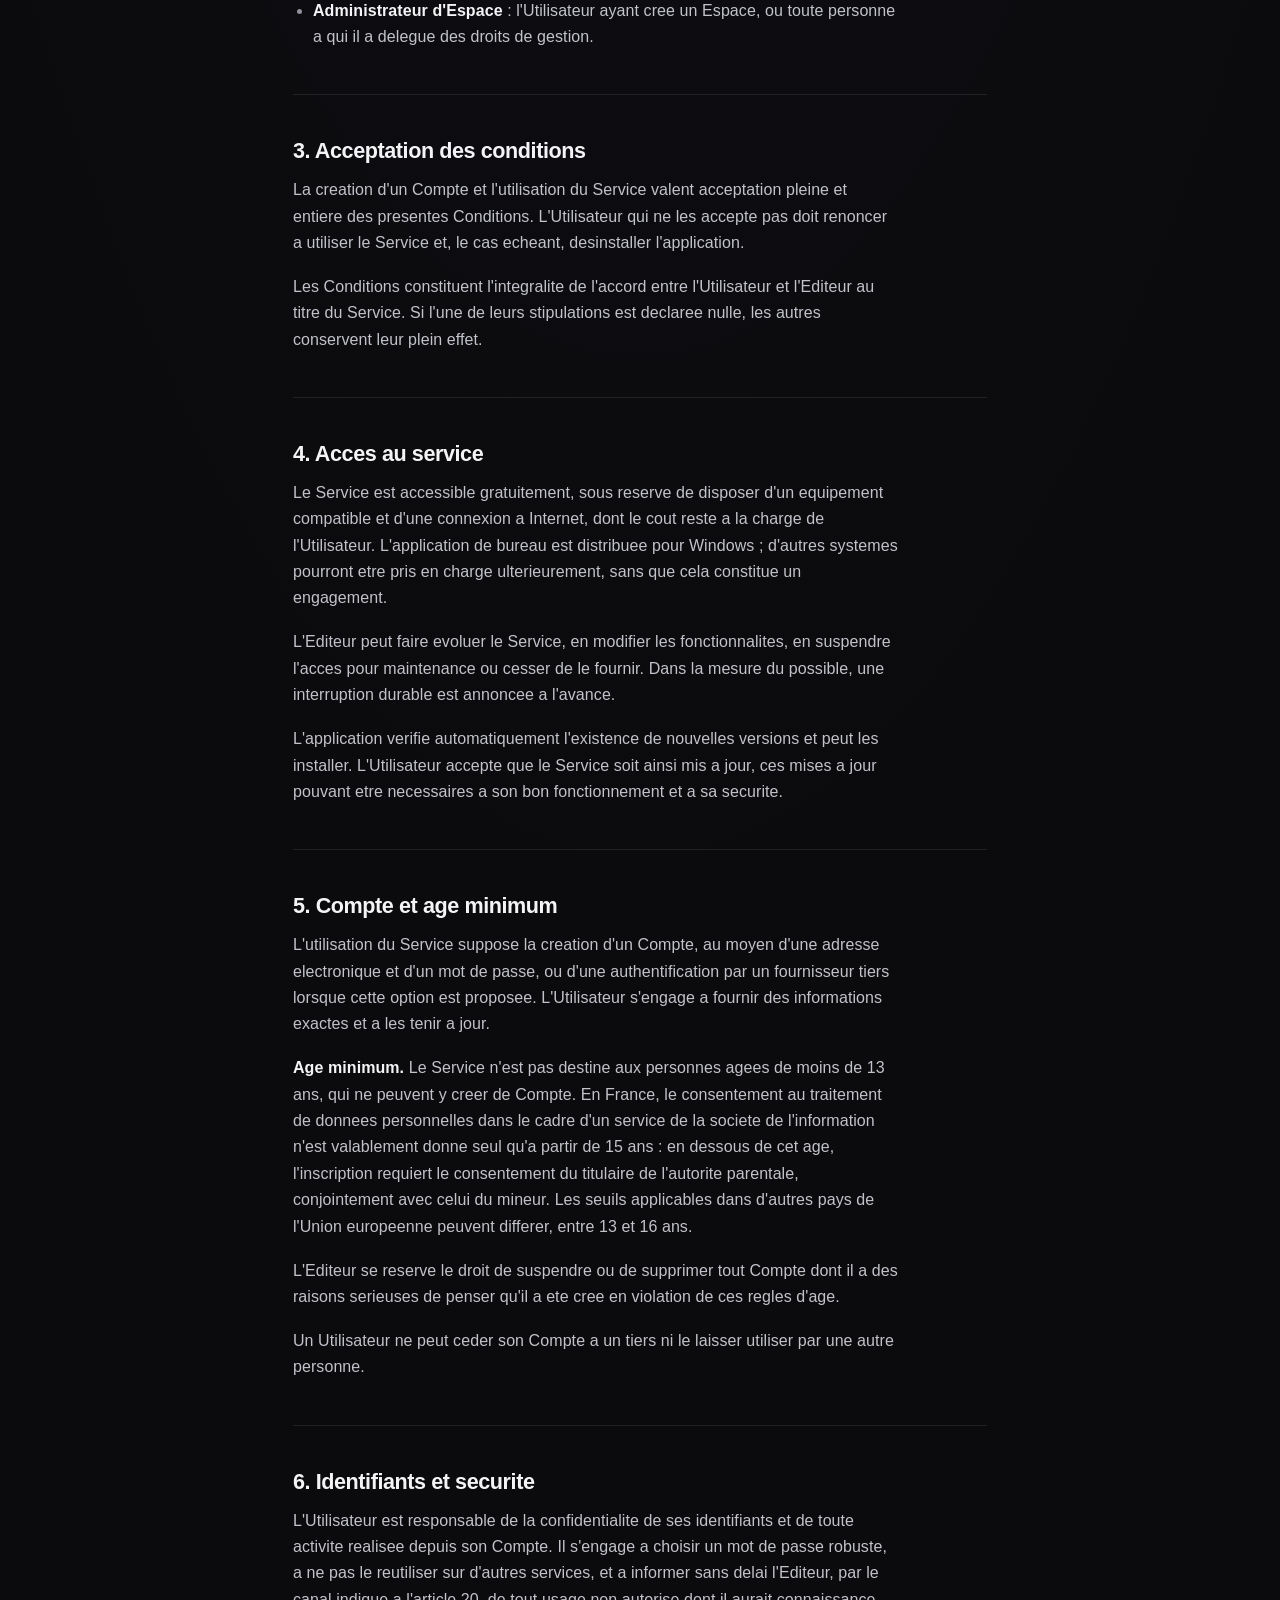
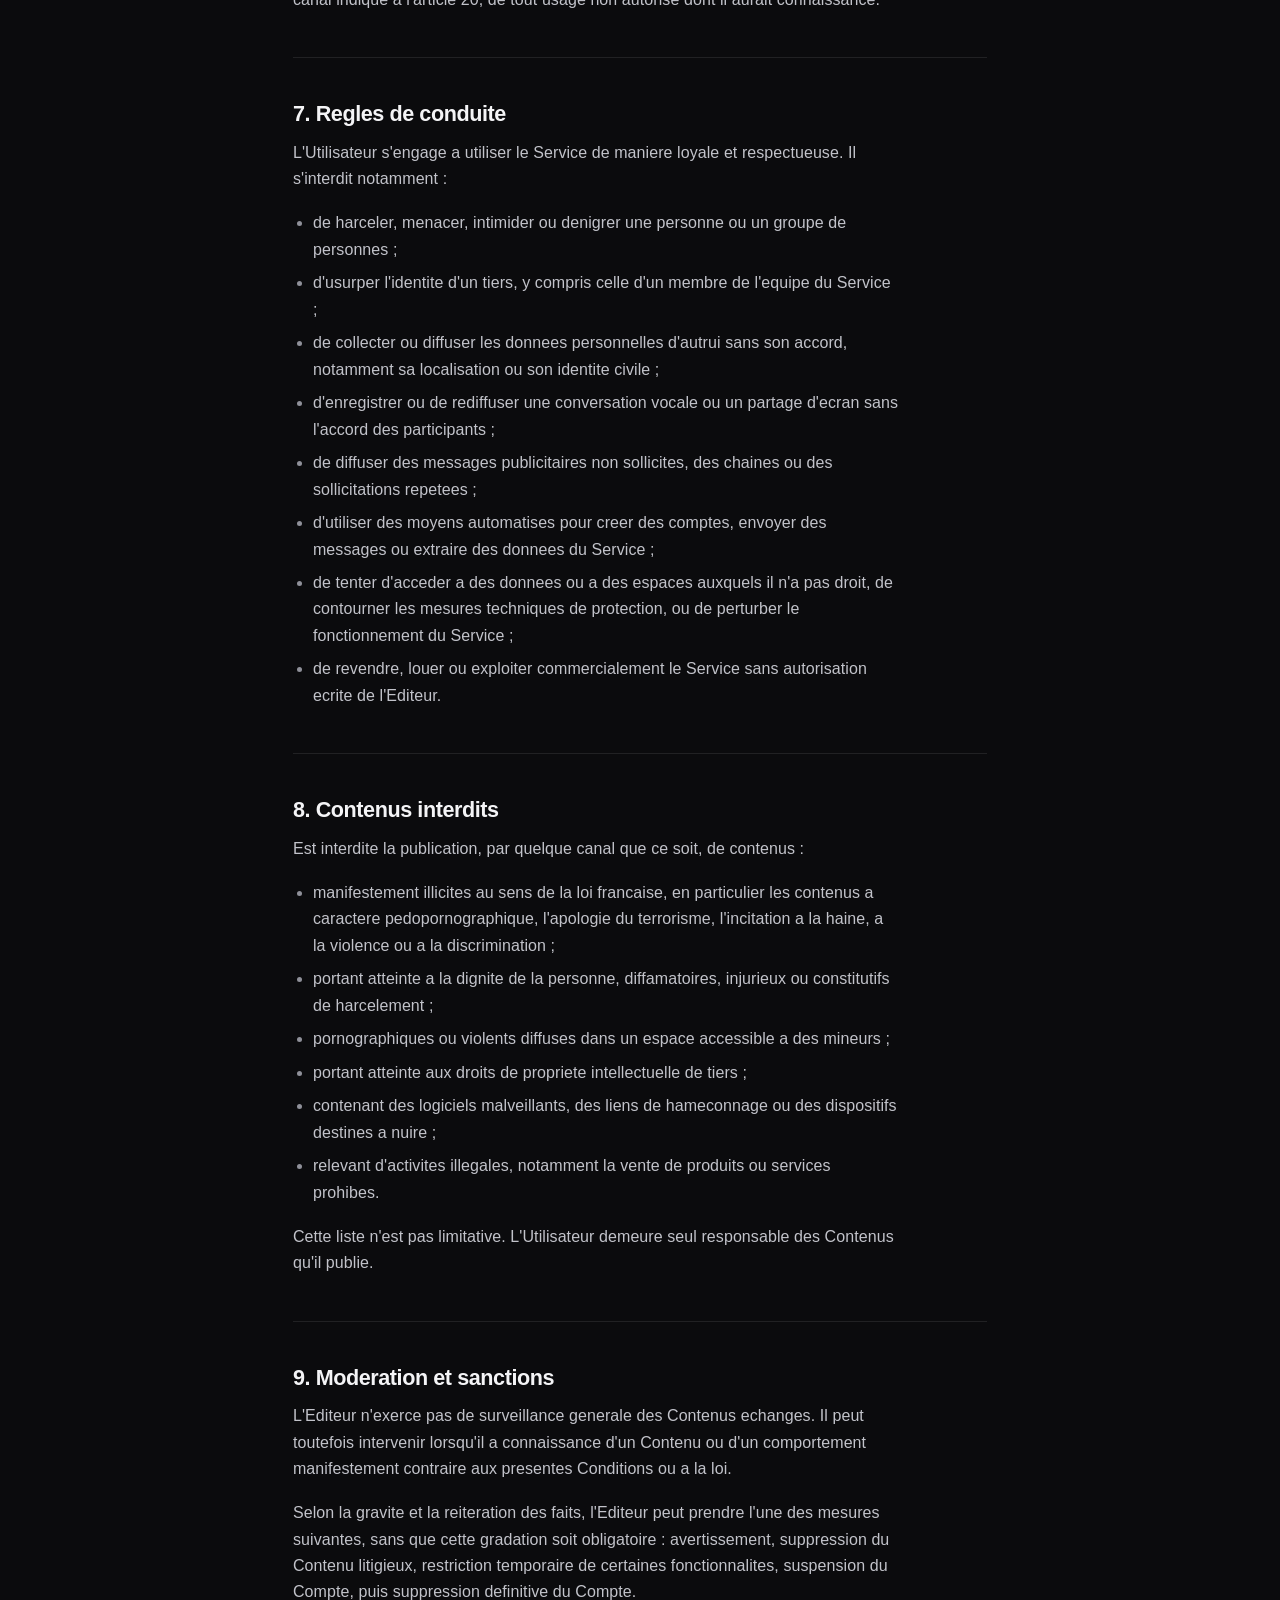
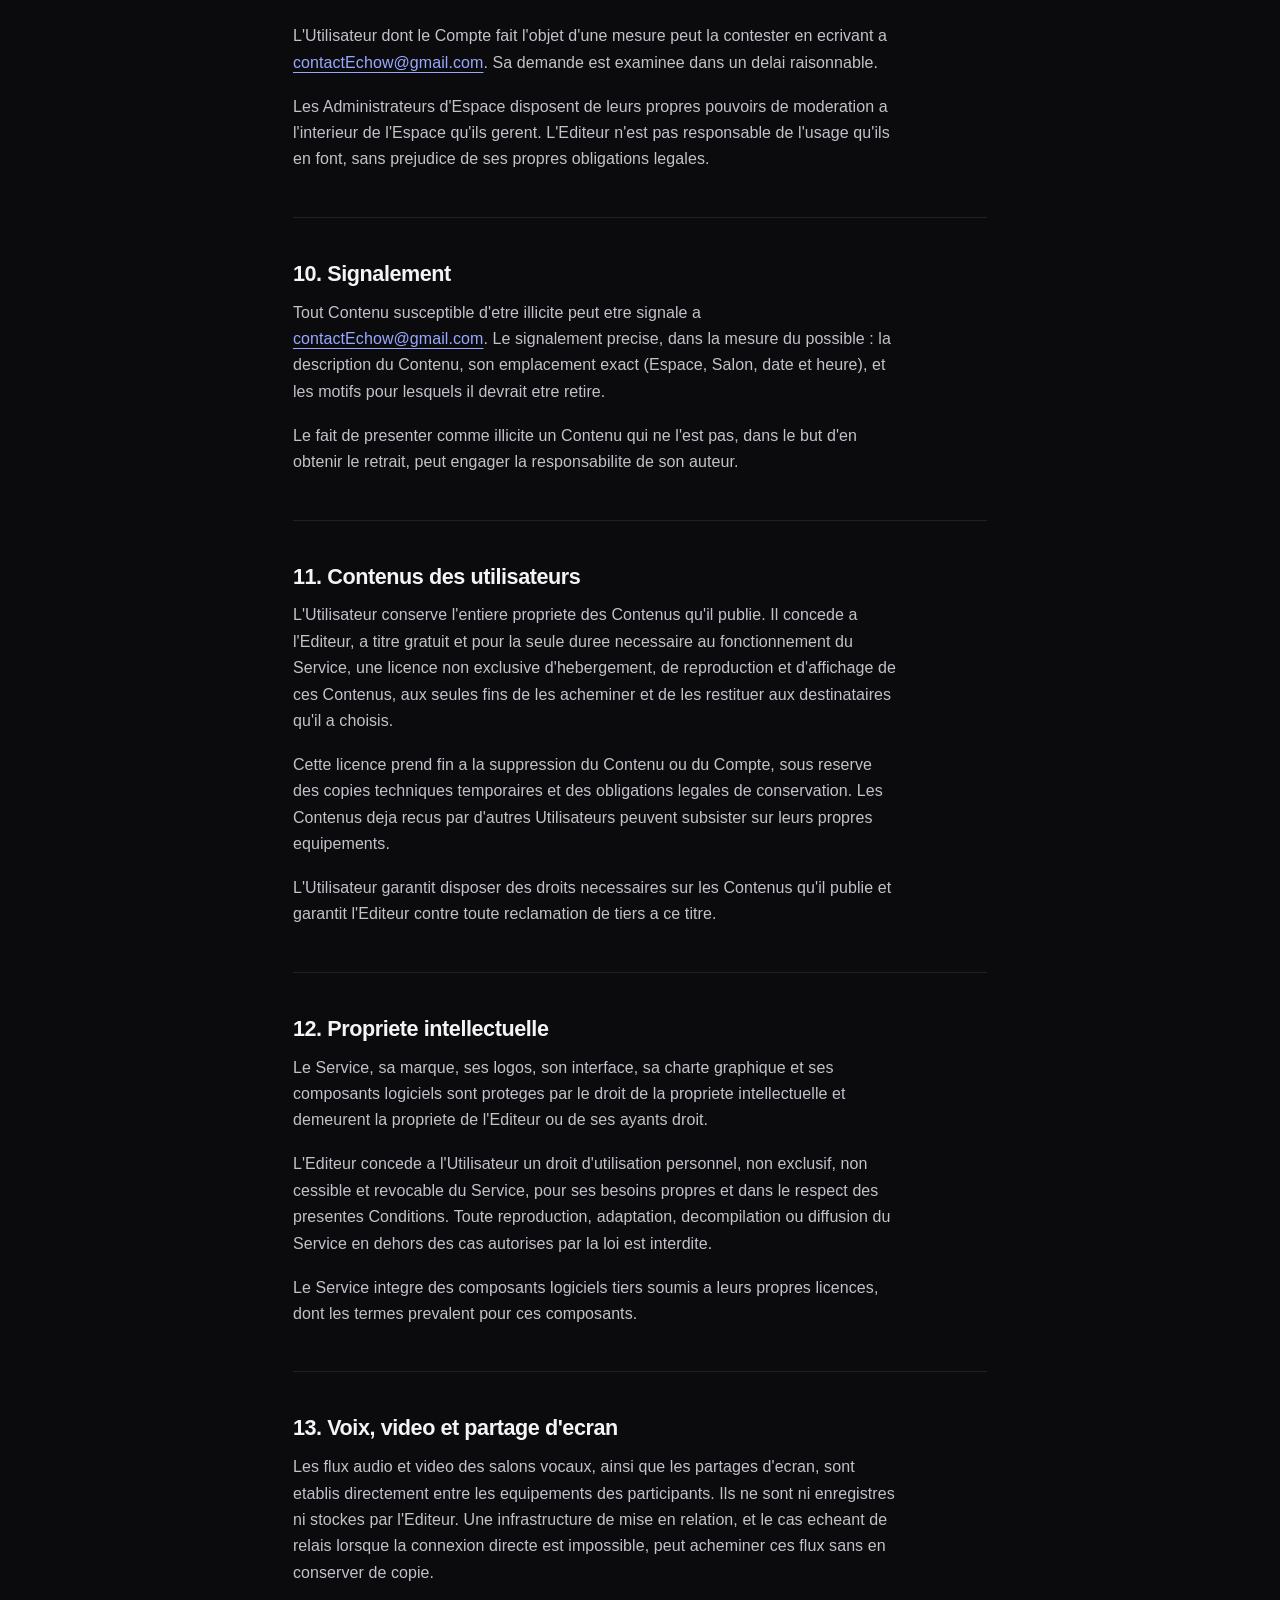
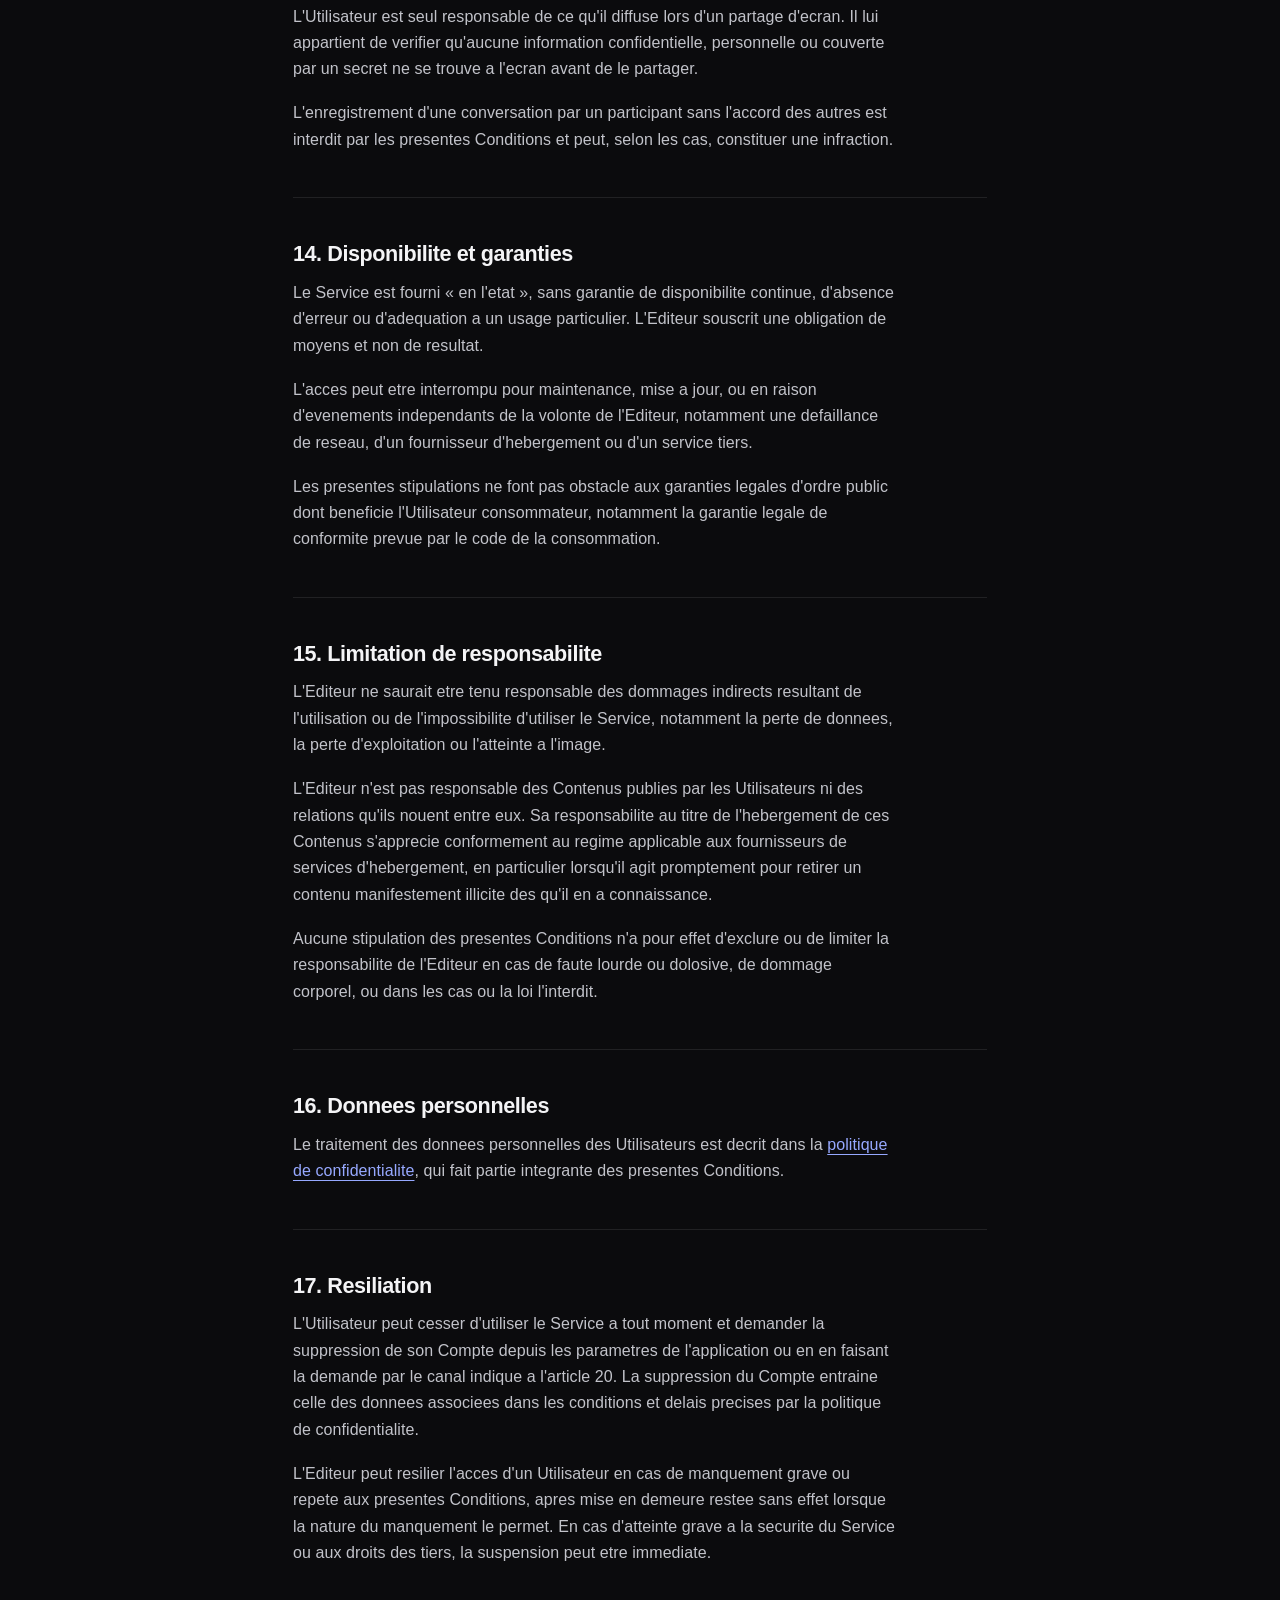
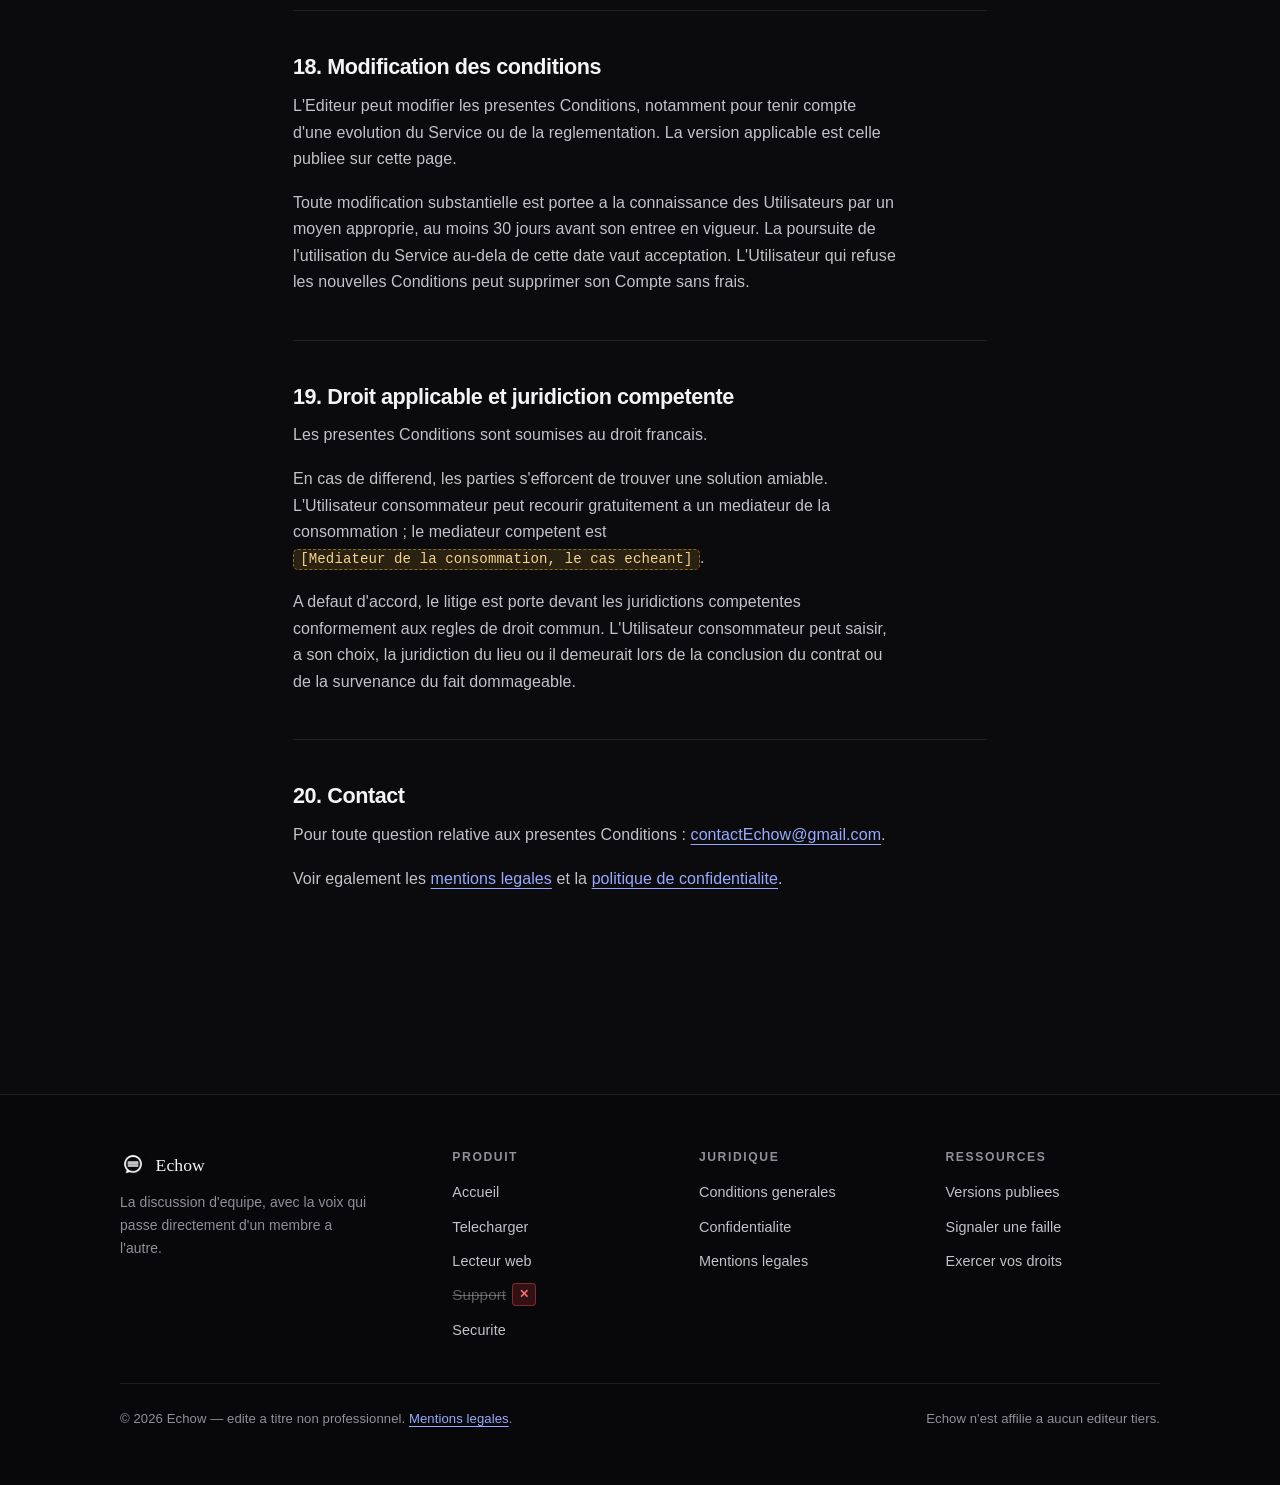
<file: cgu.html>
﻿<!DOCTYPE html>
<html lang="fr">
<head>
<meta charset="utf-8">
<meta name="viewport" content="width=device-width, initial-scale=1">
<title>Conditions generales d'utilisation — Echow</title>
<meta name="description" content="Conditions generales d'utilisation de l'application Echow : acces au service, compte, regles de conduite, moderation, responsabilite, resiliation.">
<meta name="theme-color" content="#0b0b0d">
<meta name="robots" content="index, follow">
<link rel="icon" href="assets/Echow-logo.png" type="image/png">
<link rel="stylesheet" href="assets/style.css">
</head>
<body>

<a class="saut-contenu" href="#contenu">Aller au contenu</a>

<header class="entete">
  <div class="enveloppe entete__barre">
    <a class="marque" href="index.html">
      <img class="marque__glyphe" src="assets/Echow-logo.png" alt="" width="26" height="26" decoding="async">
      Echow
    </a>

    <button class="bascule-nav" type="button" aria-expanded="false" aria-controls="nav-principale">
      <svg width="18" height="18" viewBox="0 0 24 24" fill="none" stroke="currentColor" stroke-width="1.8" stroke-linecap="round" aria-hidden="true" focusable="false">
        <path d="M4 7h16M4 12h16M4 17h16"/>
      </svg>
      Menu
    </button>

    <nav class="nav" id="nav-principale" aria-label="Navigation principale">
      <a href="index.html">Accueil</a>
      <a href="telecharger.html">Telecharger</a>
      <a href="player.html">Lecteur web</a>
      <span class="nav__item-indisponible" title="Support actuellement indisponible"><span class="texte-barre">Support</span> <span class="badge-croix">✕</span></span>
      <a href="securite.html">Securite</a>
      <a class="bouton bouton--principal" href="https://github.com/zyko144/Echow/releases/latest/download/Echow-setup.exe">Telecharger</a>
    </nav>
  </div>
</header>

<main id="contenu">
  <section class="enveloppe section">
    <article class="document">

      <h1>Conditions generales d'utilisation</h1>
      <p class="document__meta">
        Version en vigueur au 31 aout 2026 —
        derniere mise a jour le <span class="a-completer">31 aout 2026</span>.
      </p>

      <div class="encart encart--avertissement encart--espace" role="note">
        <p class="encart__titre">
          <svg width="17" height="17" viewBox="0 0 24 24" fill="none" stroke="currentColor" stroke-width="1.9" stroke-linecap="round" stroke-linejoin="round" aria-hidden="true" focusable="false">
            <path d="M12 4.5 2.8 20h18.4L12 4.5Z"/><path d="M12 10v4.5M12 17.5h.01"/>
          </svg>
          A lire avant publication
        </p>
        <p>
          Ce document est un modele de depart, redige sans conseil juridique.
          Faites-le relire par un professionnel avant toute mise en ligne publique.
        </p>
      </div>

      <nav class="sommaire encart--espace" aria-labelledby="titre-sommaire">
        <h2 id="titre-sommaire">Sommaire</h2>
        <ol>
          <li><a href="#objet">Objet</a></li>
          <li><a href="#definitions">Definitions</a></li>
          <li><a href="#acceptation">Acceptation des conditions</a></li>
          <li><a href="#acces">Acces au service</a></li>
          <li><a href="#compte">Compte et age minimum</a></li>
          <li><a href="#identifiants">Identifiants et securite</a></li>
          <li><a href="#conduite">Regles de conduite</a></li>
          <li><a href="#interdits">Contenus interdits</a></li>
          <li><a href="#moderation">Moderation et sanctions</a></li>
          <li><a href="#signalement">Signalement</a></li>
          <li><a href="#contenus-utilisateurs">Contenus des utilisateurs</a></li>
          <li><a href="#propriete">Propriete intellectuelle</a></li>
          <li><a href="#communications">Voix, video et partage d'ecran</a></li>
          <li><a href="#disponibilite">Disponibilite et garanties</a></li>
          <li><a href="#responsabilite">Limitation de responsabilite</a></li>
          <li><a href="#donnees">Donnees personnelles</a></li>
          <li><a href="#resiliation">Resiliation</a></li>
          <li><a href="#modification">Modification des conditions</a></li>
          <li><a href="#droit">Droit applicable et juridiction</a></li>
          <li><a href="#contact">Contact</a></li>
        </ol>
      </nav>

      <h2 id="objet">1. Objet</h2>
      <p>
        Les presentes conditions generales d'utilisation (ci-apres les
        « Conditions ») ont pour objet de definir les modalites de mise a
        disposition et d'utilisation de l'application Echow et du site
        Echow (ensemble, le « Service »), edites par une personne physique agissant a titre non professionnel (ci-apres l'« Editeur »), dans les conditions exposees dans les <a href="mentions-legales.html">mentions legales</a>.
      </p>
      <p>
        Echow est une application de discussion permettant de creer des espaces
        de discussion, d'y echanger des messages ecrits, et de participer a des
        salons vocaux avec partage d'ecran optionnel.
      </p>

      <h2 id="definitions">2. Definitions</h2>
      <ul>
        <li><strong>Utilisateur</strong> : toute personne physique disposant d'un compte sur le Service.</li>
        <li><strong>Compte</strong> : l'espace personnel permettant a l'Utilisateur d'acceder au Service.</li>
        <li><strong>Espace</strong> : un groupe de salons cree par un Utilisateur et regroupant des membres invites.</li>
        <li><strong>Salon</strong> : un fil de discussion ecrit ou un salon vocal au sein d'un Espace.</li>
        <li><strong>Contenu</strong> : tout element publie par un Utilisateur (message, fichier, image, nom, avatar, description).</li>
        <li><strong>Administrateur d'Espace</strong> : l'Utilisateur ayant cree un Espace, ou toute personne a qui il a delegue des droits de gestion.</li>
      </ul>

      <h2 id="acceptation">3. Acceptation des conditions</h2>
      <p>
        La creation d'un Compte et l'utilisation du Service valent acceptation
        pleine et entiere des presentes Conditions. L'Utilisateur qui ne les
        accepte pas doit renoncer a utiliser le Service et, le cas echeant,
        desinstaller l'application.
      </p>
      <p>
        Les Conditions constituent l'integralite de l'accord entre l'Utilisateur
        et l'Editeur au titre du Service. Si l'une de leurs stipulations est
        declaree nulle, les autres conservent leur plein effet.
      </p>

      <h2 id="acces">4. Acces au service</h2>
      <p>
        Le Service est accessible gratuitement, sous reserve de disposer d'un
        equipement compatible et d'une connexion a Internet, dont le cout reste a
        la charge de l'Utilisateur. L'application de bureau est distribuee pour
        Windows ; d'autres systemes pourront etre pris en charge ulterieurement,
        sans que cela constitue un engagement.
      </p>
      <p>
        L'Editeur peut faire evoluer le Service, en modifier les fonctionnalites,
        en suspendre l'acces pour maintenance ou cesser de le fournir. Dans la
        mesure du possible, une interruption durable est annoncee a l'avance.
      </p>
      <p>
        L'application verifie automatiquement l'existence de nouvelles versions et
        peut les installer. L'Utilisateur accepte que le Service soit ainsi mis a
        jour, ces mises a jour pouvant etre necessaires a son bon fonctionnement
        et a sa securite.
      </p>

      <h2 id="compte">5. Compte et age minimum</h2>
      <p>
        L'utilisation du Service suppose la creation d'un Compte, au moyen d'une
        adresse electronique et d'un mot de passe, ou d'une authentification par
        un fournisseur tiers lorsque cette option est proposee. L'Utilisateur
        s'engage a fournir des informations exactes et a les tenir a jour.
      </p>
      <p>
        <strong>Age minimum.</strong> Le Service n'est pas destine aux personnes
        agees de moins de 13 ans, qui ne peuvent y creer de Compte. En France, le
        consentement au traitement de donnees personnelles dans le cadre d'un
        service de la societe de l'information n'est valablement donne seul qu'a
        partir de 15 ans : en dessous de cet age, l'inscription requiert le
        consentement du titulaire de l'autorite parentale, conjointement avec
        celui du mineur. Les seuils applicables dans d'autres pays de l'Union
        europeenne peuvent differer, entre 13 et 16 ans.
      </p>
      <p>
        L'Editeur se reserve le droit de suspendre ou de supprimer tout Compte
        dont il a des raisons serieuses de penser qu'il a ete cree en violation de
        ces regles d'age.
      </p>
      <p>
        Un Utilisateur ne peut ceder son Compte a un tiers ni le laisser utiliser
        par une autre personne.
      </p>

      <h2 id="identifiants">6. Identifiants et securite</h2>
      <p>
        L'Utilisateur est responsable de la confidentialite de ses identifiants
        et de toute activite realisee depuis son Compte. Il s'engage a choisir un
        mot de passe robuste, a ne pas le reutiliser sur d'autres services, et a
        informer sans delai l'Editeur, par le canal indique a l'article 20, de tout usage non autorise dont il aurait connaissance.
      </p>

      <h2 id="conduite">7. Regles de conduite</h2>
      <p>L'Utilisateur s'engage a utiliser le Service de maniere loyale et respectueuse. Il s'interdit notamment :</p>
      <ul>
        <li>de harceler, menacer, intimider ou denigrer une personne ou un groupe de personnes ;</li>
        <li>d'usurper l'identite d'un tiers, y compris celle d'un membre de l'equipe du Service ;</li>
        <li>de collecter ou diffuser les donnees personnelles d'autrui sans son accord, notamment sa localisation ou son identite civile ;</li>
        <li>d'enregistrer ou de rediffuser une conversation vocale ou un partage d'ecran sans l'accord des participants ;</li>
        <li>de diffuser des messages publicitaires non sollicites, des chaines ou des sollicitations repetees ;</li>
        <li>d'utiliser des moyens automatises pour creer des comptes, envoyer des messages ou extraire des donnees du Service ;</li>
        <li>de tenter d'acceder a des donnees ou a des espaces auxquels il n'a pas droit, de contourner les mesures techniques de protection, ou de perturber le fonctionnement du Service ;</li>
        <li>de revendre, louer ou exploiter commercialement le Service sans autorisation ecrite de l'Editeur.</li>
      </ul>

      <h2 id="interdits">8. Contenus interdits</h2>
      <p>Est interdite la publication, par quelque canal que ce soit, de contenus :</p>
      <ul>
        <li>manifestement illicites au sens de la loi francaise, en particulier les contenus a caractere pedopornographique, l'apologie du terrorisme, l'incitation a la haine, a la violence ou a la discrimination ;</li>
        <li>portant atteinte a la dignite de la personne, diffamatoires, injurieux ou constitutifs de harcelement ;</li>
        <li>pornographiques ou violents diffuses dans un espace accessible a des mineurs ;</li>
        <li>portant atteinte aux droits de propriete intellectuelle de tiers ;</li>
        <li>contenant des logiciels malveillants, des liens de hameconnage ou des dispositifs destines a nuire ;</li>
        <li>relevant d'activites illegales, notamment la vente de produits ou services prohibes.</li>
      </ul>
      <p>
        Cette liste n'est pas limitative. L'Utilisateur demeure seul responsable
        des Contenus qu'il publie.
      </p>

      <h2 id="moderation">9. Moderation et sanctions</h2>
      <p>
        L'Editeur n'exerce pas de surveillance generale des Contenus echanges.
        Il peut toutefois intervenir lorsqu'il a connaissance d'un Contenu ou
        d'un comportement manifestement contraire aux presentes Conditions ou a
        la loi.
      </p>
      <p>
        Selon la gravite et la reiteration des faits, l'Editeur peut prendre
        l'une des mesures suivantes, sans que cette gradation soit obligatoire :
        avertissement, suppression du Contenu litigieux, restriction temporaire
        de certaines fonctionnalites, suspension du Compte, puis suppression
        definitive du Compte.
      </p>
      <p>
        L'Utilisateur dont le Compte fait l'objet d'une mesure peut la contester
        en ecrivant a <a href="mailto:contactEchow@gmail.com">contactEchow@gmail.com</a>. Sa demande est examinee dans un delai raisonnable.
      </p>
      <p>
        Les Administrateurs d'Espace disposent de leurs propres pouvoirs de
        moderation a l'interieur de l'Espace qu'ils gerent. L'Editeur n'est pas
        responsable de l'usage qu'ils en font, sans prejudice de ses propres
        obligations legales.
      </p>

      <h2 id="signalement">10. Signalement</h2>
      <p>
        Tout Contenu susceptible d'etre illicite peut etre signale a <a href="mailto:contactEchow@gmail.com">contactEchow@gmail.com</a>. Le signalement
        precise, dans la mesure du possible : la description du Contenu, son
        emplacement exact (Espace, Salon, date et heure), et les motifs pour
        lesquels il devrait etre retire.
      </p>
      <p>
        Le fait de presenter comme illicite un Contenu qui ne l'est pas, dans le
        but d'en obtenir le retrait, peut engager la responsabilite de son
        auteur.
      </p>

      <h2 id="contenus-utilisateurs">11. Contenus des utilisateurs</h2>
      <p>
        L'Utilisateur conserve l'entiere propriete des Contenus qu'il publie. Il
        concede a l'Editeur, a titre gratuit et pour la seule duree necessaire au
        fonctionnement du Service, une licence non exclusive d'hebergement, de
        reproduction et d'affichage de ces Contenus, aux seules fins de les
        acheminer et de les restituer aux destinataires qu'il a choisis.
      </p>
      <p>
        Cette licence prend fin a la suppression du Contenu ou du Compte, sous
        reserve des copies techniques temporaires et des obligations legales de
        conservation. Les Contenus deja recus par d'autres Utilisateurs peuvent
        subsister sur leurs propres equipements.
      </p>
      <p>
        L'Utilisateur garantit disposer des droits necessaires sur les Contenus
        qu'il publie et garantit l'Editeur contre toute reclamation de tiers a ce
        titre.
      </p>

      <h2 id="propriete">12. Propriete intellectuelle</h2>
      <p>
        Le Service, sa marque, ses logos, son interface, sa charte graphique et
        ses composants logiciels sont proteges par le droit de la propriete
        intellectuelle et demeurent la propriete de l'Editeur ou de ses ayants
        droit.
      </p>
      <p>
        L'Editeur concede a l'Utilisateur un droit d'utilisation personnel, non
        exclusif, non cessible et revocable du Service, pour ses besoins propres
        et dans le respect des presentes Conditions. Toute reproduction,
        adaptation, decompilation ou diffusion du Service en dehors des cas
        autorises par la loi est interdite.
      </p>
      <p>
        Le Service integre des composants logiciels tiers soumis a leurs propres
        licences, dont les termes prevalent pour ces composants.
      </p>

      <h2 id="communications">13. Voix, video et partage d'ecran</h2>
      <p>
        Les flux audio et video des salons vocaux, ainsi que les partages
        d'ecran, sont etablis directement entre les equipements des participants.
        Ils ne sont ni enregistres ni stockes par l'Editeur. Une infrastructure
        de mise en relation, et le cas echeant de relais lorsque la connexion
        directe est impossible, peut acheminer ces flux sans en conserver de
        copie.
      </p>
      <p>
        L'Utilisateur est seul responsable de ce qu'il diffuse lors d'un partage
        d'ecran. Il lui appartient de verifier qu'aucune information
        confidentielle, personnelle ou couverte par un secret ne se trouve a
        l'ecran avant de le partager.
      </p>
      <p>
        L'enregistrement d'une conversation par un participant sans l'accord des
        autres est interdit par les presentes Conditions et peut, selon les cas,
        constituer une infraction.
      </p>

      <h2 id="disponibilite">14. Disponibilite et garanties</h2>
      <p>
        Le Service est fourni « en l'etat », sans garantie de disponibilite
        continue, d'absence d'erreur ou d'adequation a un usage particulier.
        L'Editeur souscrit une obligation de moyens et non de resultat.
      </p>
      <p>
        L'acces peut etre interrompu pour maintenance, mise a jour, ou en raison
        d'evenements independants de la volonte de l'Editeur, notamment une
        defaillance de reseau, d'un fournisseur d'hebergement ou d'un service
        tiers.
      </p>
      <p>
        Les presentes stipulations ne font pas obstacle aux garanties legales
        d'ordre public dont beneficie l'Utilisateur consommateur, notamment la
        garantie legale de conformite prevue par le code de la consommation.
      </p>

      <h2 id="responsabilite">15. Limitation de responsabilite</h2>
      <p>
        L'Editeur ne saurait etre tenu responsable des dommages indirects
        resultant de l'utilisation ou de l'impossibilite d'utiliser le Service,
        notamment la perte de donnees, la perte d'exploitation ou l'atteinte a
        l'image.
      </p>
      <p>
        L'Editeur n'est pas responsable des Contenus publies par les Utilisateurs
        ni des relations qu'ils nouent entre eux. Sa responsabilite au titre de
        l'hebergement de ces Contenus s'apprecie conformement au regime
        applicable aux fournisseurs de services d'hebergement, en particulier
        lorsqu'il agit promptement pour retirer un contenu manifestement illicite
        des qu'il en a connaissance.
      </p>
      <p>
        Aucune stipulation des presentes Conditions n'a pour effet d'exclure ou
        de limiter la responsabilite de l'Editeur en cas de faute lourde ou
        dolosive, de dommage corporel, ou dans les cas ou la loi l'interdit.
      </p>

      <h2 id="donnees">16. Donnees personnelles</h2>
      <p>
        Le traitement des donnees personnelles des Utilisateurs est decrit dans
        la <a href="confidentialite.html">politique de confidentialite</a>, qui
        fait partie integrante des presentes Conditions.
      </p>

      <h2 id="resiliation">17. Resiliation</h2>
      <p>
        L'Utilisateur peut cesser d'utiliser le Service a tout moment et demander
        la suppression de son Compte depuis les parametres de l'application ou en
        en faisant la demande par le canal indique a l'article 20. La suppression du Compte entraine celle des donnees associees dans les
        conditions et delais precises par la politique de confidentialite.
      </p>
      <p>
        L'Editeur peut resilier l'acces d'un Utilisateur en cas de manquement
        grave ou repete aux presentes Conditions, apres mise en demeure restee
        sans effet lorsque la nature du manquement le permet. En cas d'atteinte
        grave a la securite du Service ou aux droits des tiers, la suspension
        peut etre immediate.
      </p>

      <h2 id="modification">18. Modification des conditions</h2>
      <p>
        L'Editeur peut modifier les presentes Conditions, notamment pour tenir
        compte d'une evolution du Service ou de la reglementation. La version
        applicable est celle publiee sur cette page.
      </p>
      <p>
        Toute modification substantielle est portee a la connaissance des
        Utilisateurs par un moyen approprie, au moins 30 jours avant son entree
        en vigueur. La poursuite de l'utilisation du Service au-dela de cette
        date vaut acceptation. L'Utilisateur qui refuse les nouvelles Conditions
        peut supprimer son Compte sans frais.
      </p>

      <h2 id="droit">19. Droit applicable et juridiction competente</h2>
      <p>
        Les presentes Conditions sont soumises au droit francais.
      </p>
      <p>
        En cas de differend, les parties s'efforcent de trouver une solution
        amiable. L'Utilisateur consommateur peut recourir gratuitement a un
        mediateur de la consommation ; le mediateur competent est
        <span class="a-completer">[Mediateur de la consommation, le cas echeant]</span>.
      </p>
      <p>
        A defaut d'accord, le litige est porte devant les juridictions
        competentes conformement aux regles de droit commun. L'Utilisateur
        consommateur peut saisir, a son choix, la juridiction du lieu ou il
        demeurait lors de la conclusion du contrat ou de la survenance du fait
        dommageable.
      </p>

      <h2 id="contact">20. Contact</h2>
      <p>
        Pour toute question relative aux presentes Conditions : <a href="mailto:contactEchow@gmail.com">contactEchow@gmail.com</a>.
      </p>
      <p>
        Voir egalement les <a href="mentions-legales.html">mentions legales</a> et
        la <a href="confidentialite.html">politique de confidentialite</a>.
      </p>

    </article>
  </section>
</main>

<footer class="pied">
  <div class="enveloppe">
    <div class="pied__grille">
      <div>
        <a class="pied__marque" href="index.html">
          <img class="marque__glyphe" src="assets/Echow-logo.png" alt="" width="26" height="26" decoding="async">
          Echow
        </a>
        <p class="pied__accroche">La discussion d'equipe, avec la voix qui passe directement d'un membre a l'autre.</p>
      </div>

      <div>
        <h2>Produit</h2>
        <ul>
          <li><a href="index.html">Accueil</a></li>
          <li><a href="telecharger.html">Telecharger</a></li>
          <li><a href="player.html">Lecteur web</a></li>
          <li><span class="nav__item-indisponible" style="padding:0;" title="Support actuellement indisponible"><span class="texte-barre">Support</span> <span class="badge-croix">✕</span></span></li>
          <li><a href="securite.html">Securite</a></li>
        </ul>
      </div>

      <div>
        <h2>Juridique</h2>
        <ul>
          <li><a href="cgu.html">Conditions generales</a></li>
          <li><a href="confidentialite.html">Confidentialite</a></li>
          <li><a href="mentions-legales.html">Mentions legales</a></li>
        </ul>
      </div>

      <div>
        <h2>Ressources</h2>
        <ul>
          <li><a href="https://github.com/zyko144/Echow/releases/latest">Versions publiees</a></li>
          <li><a href="securite.html#signaler">Signaler une faille</a></li>
          <li><a href="confidentialite.html#droits">Exercer vos droits</a></li>
        </ul>
      </div>
    </div>

    <div class="pied__bas">
      <p>&copy; <span data-annee>2026</span> Echow — edite a titre non professionnel. <a href="mentions-legales.html">Mentions legales</a>.</p>
      <p>Echow n'est affilie a aucun editeur tiers.</p>
    </div>
  </div>
</footer>

<script src="assets/site.js"></script>
</body>
</html>
</file>
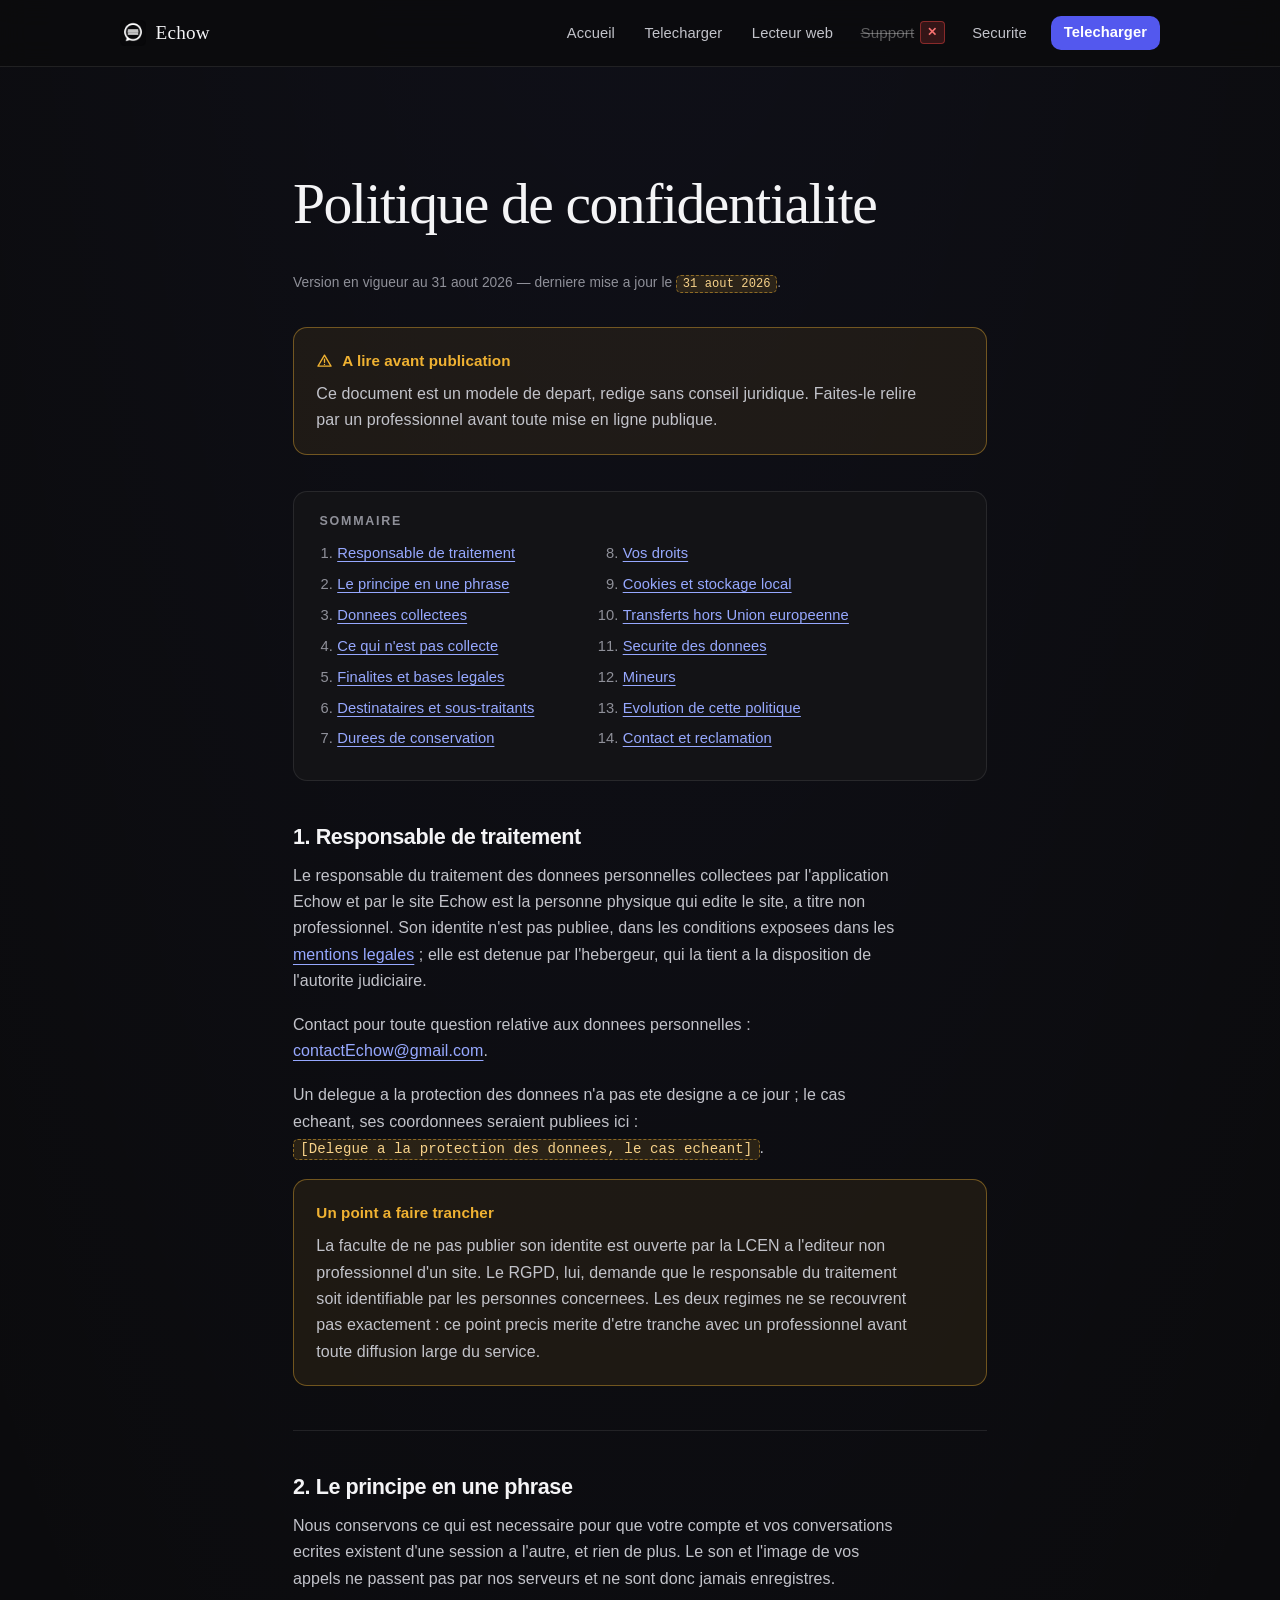
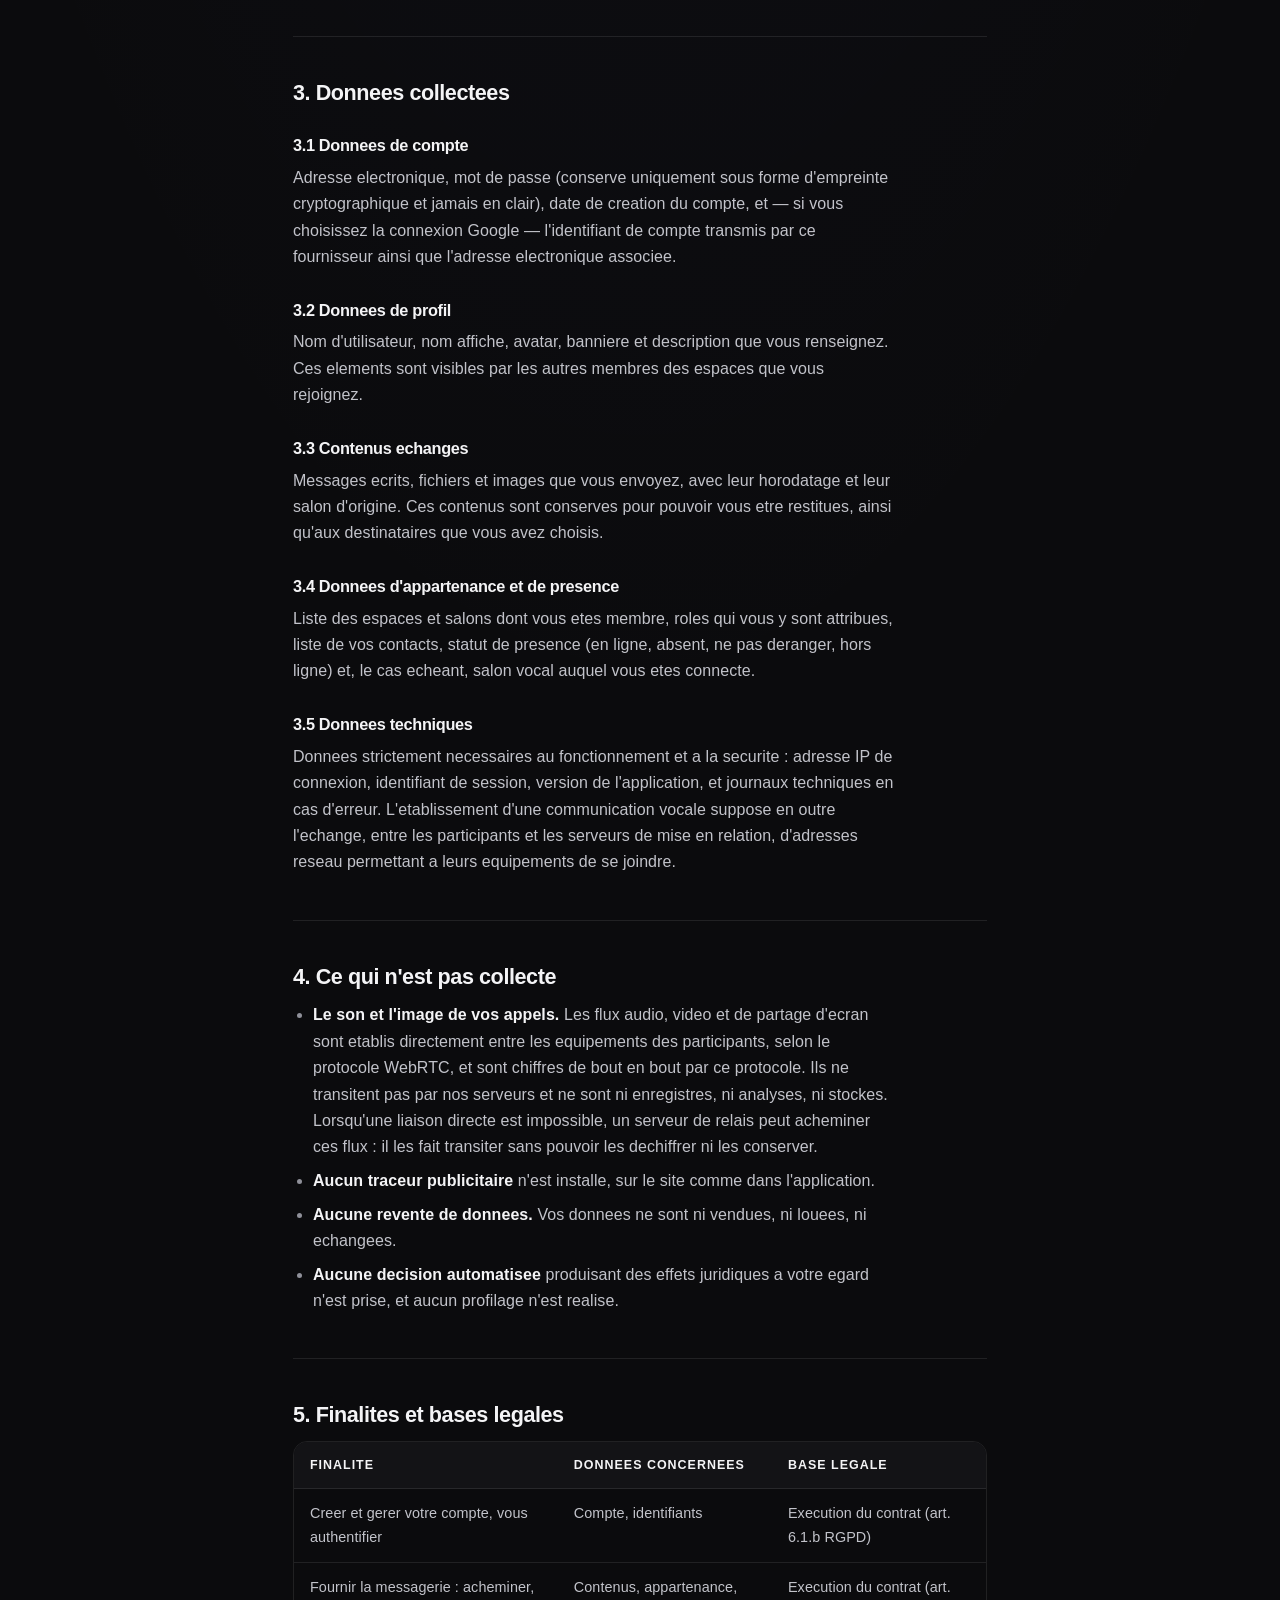
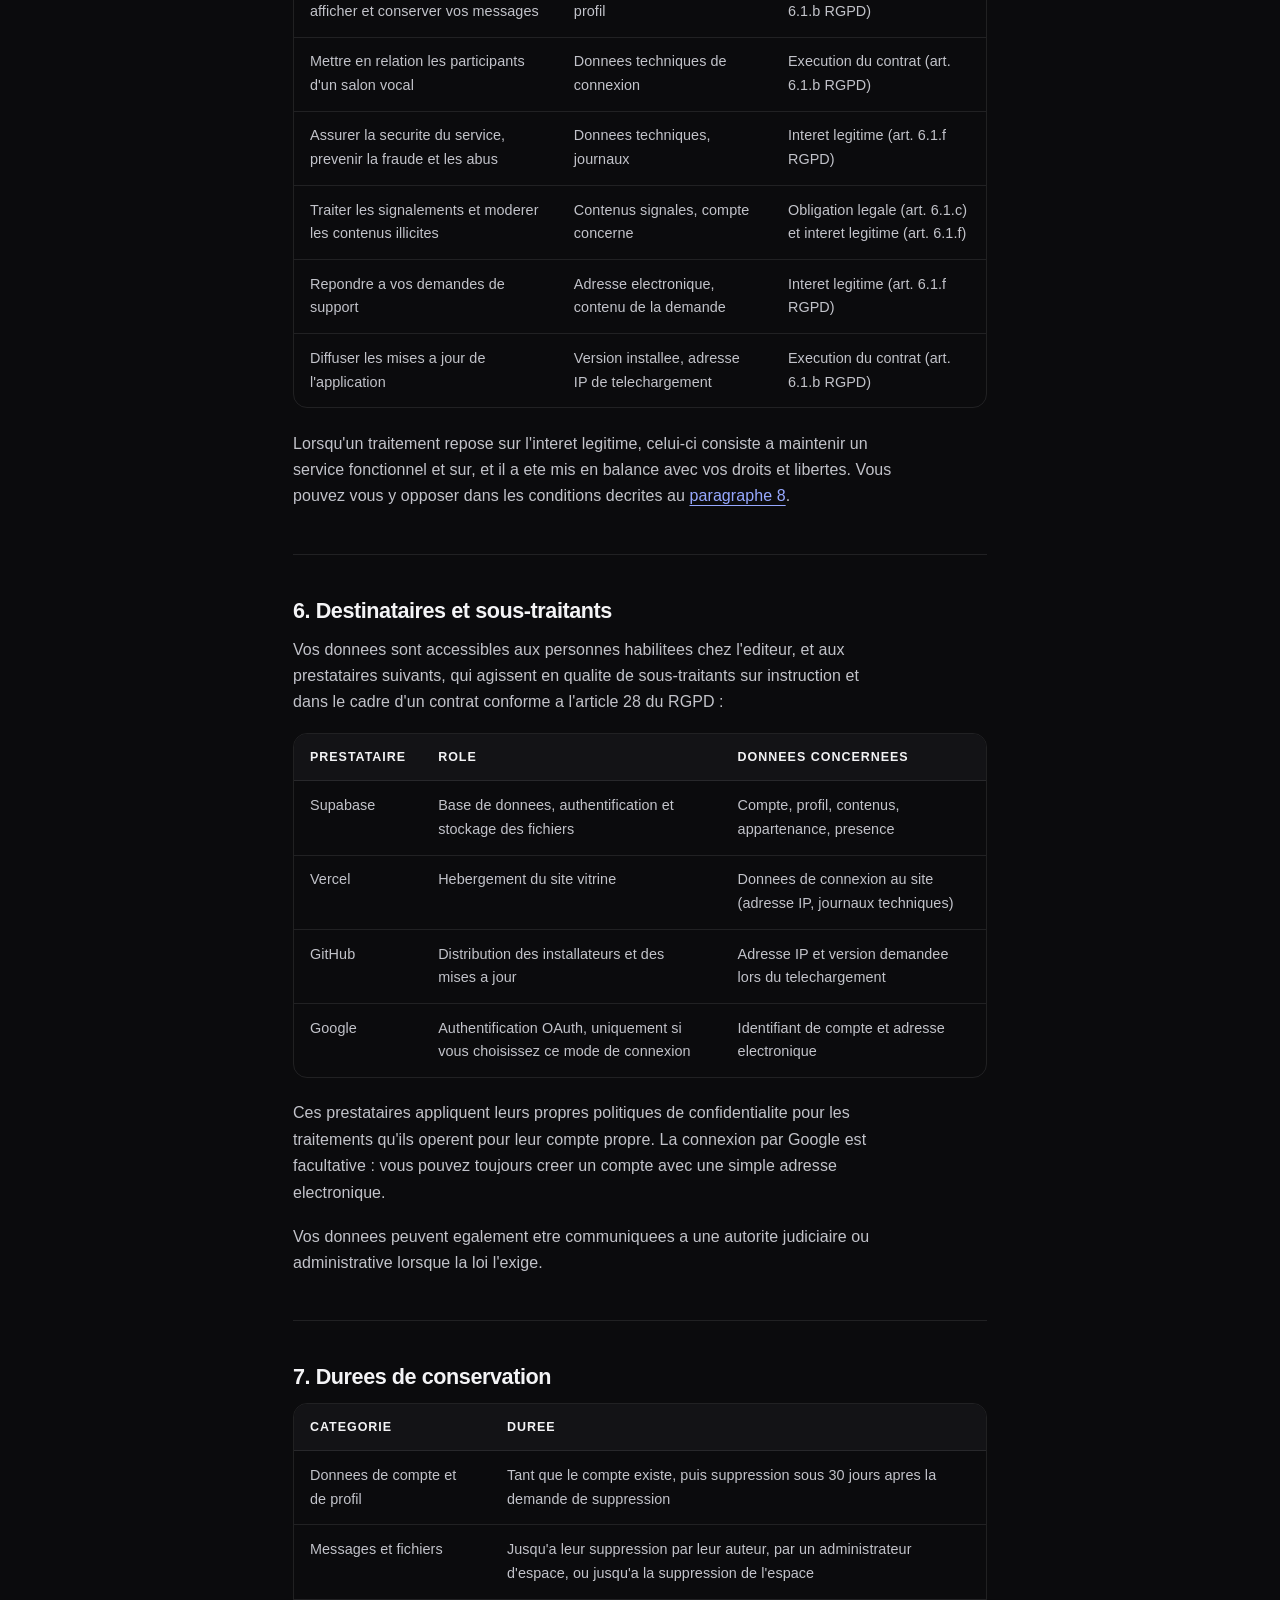
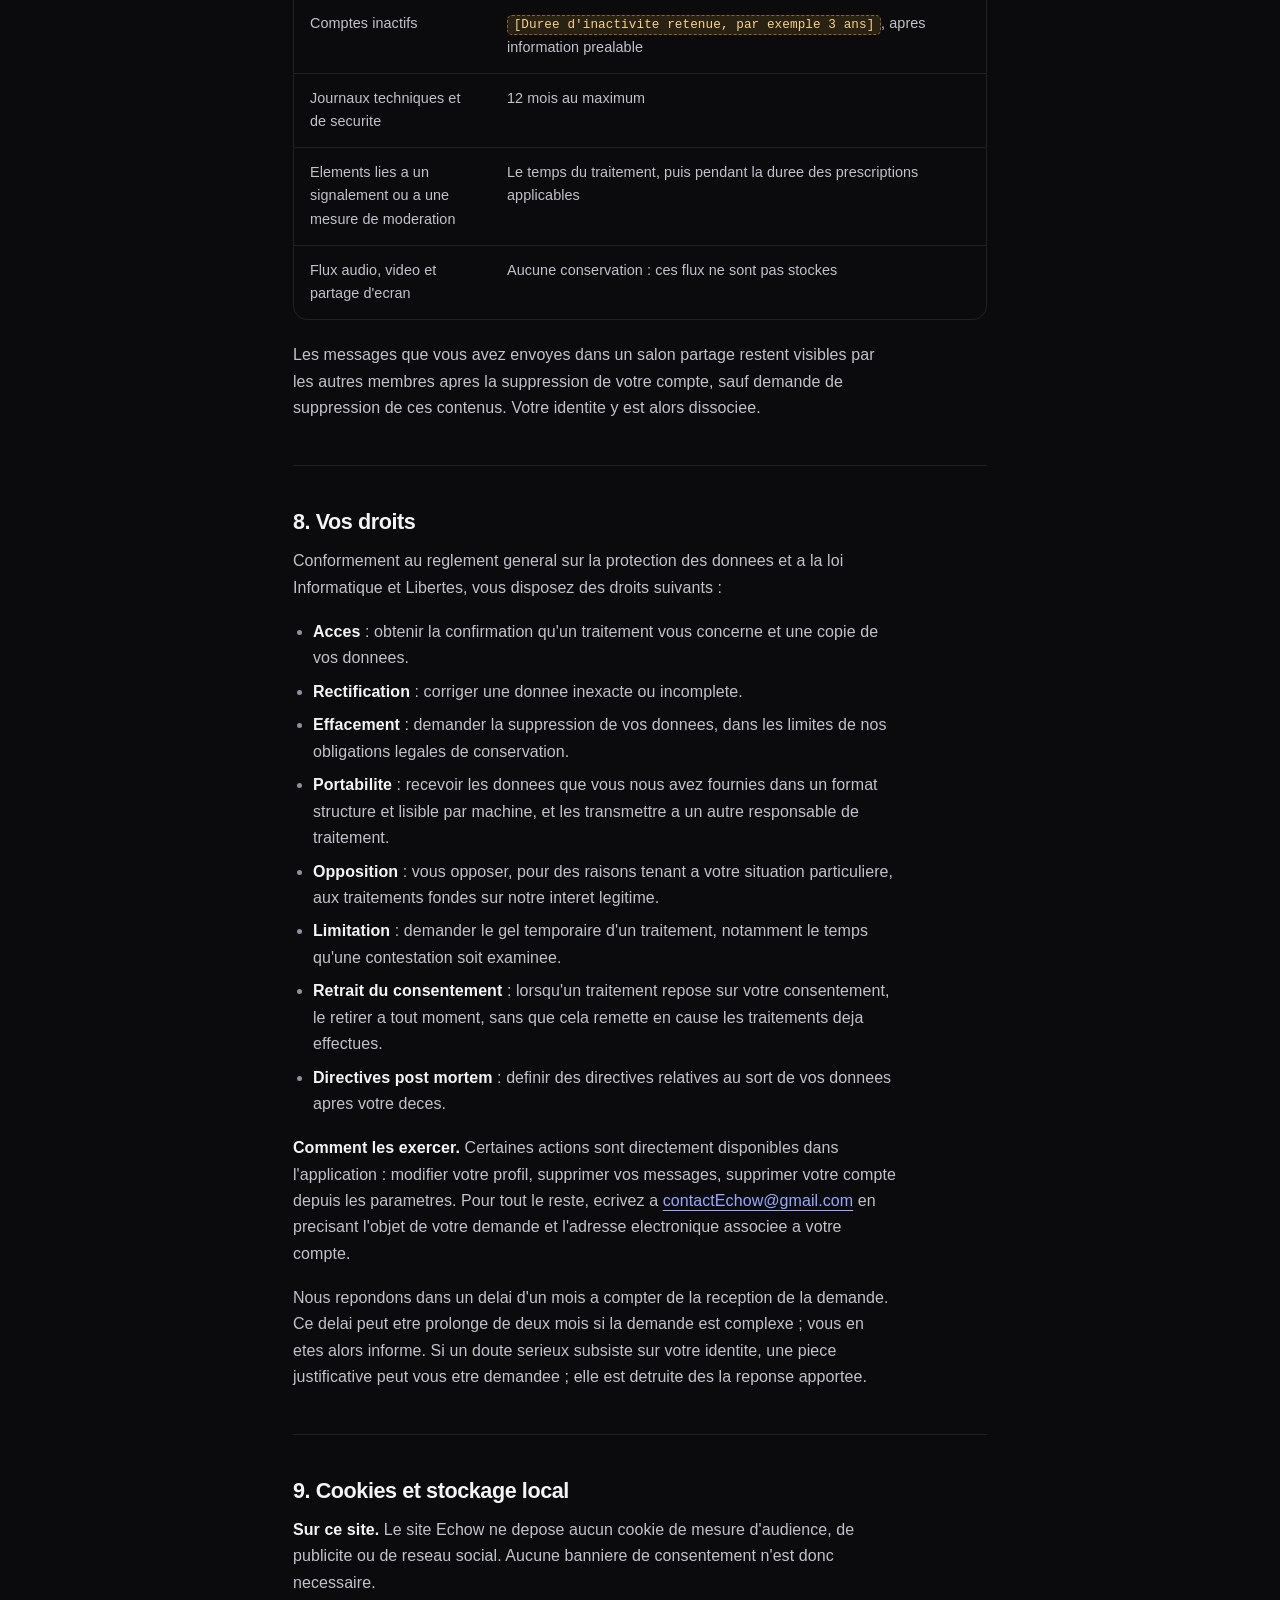
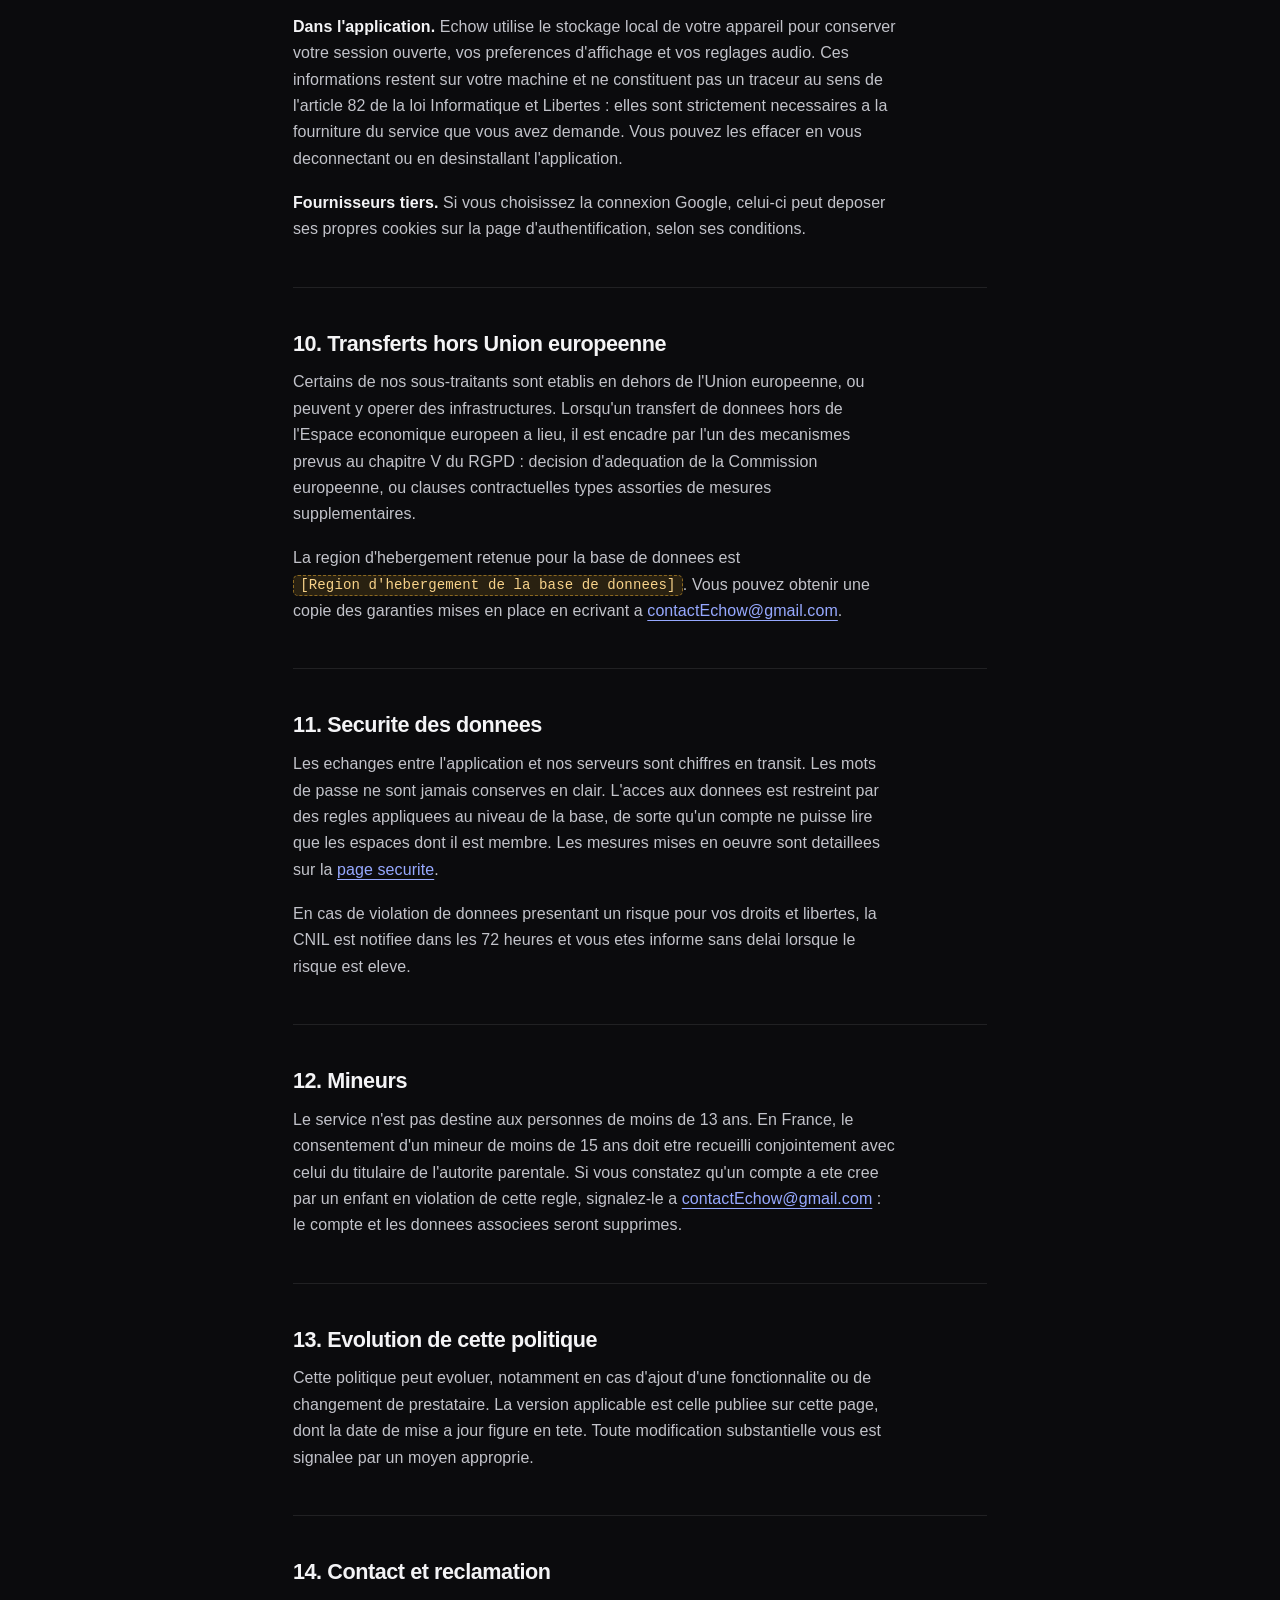
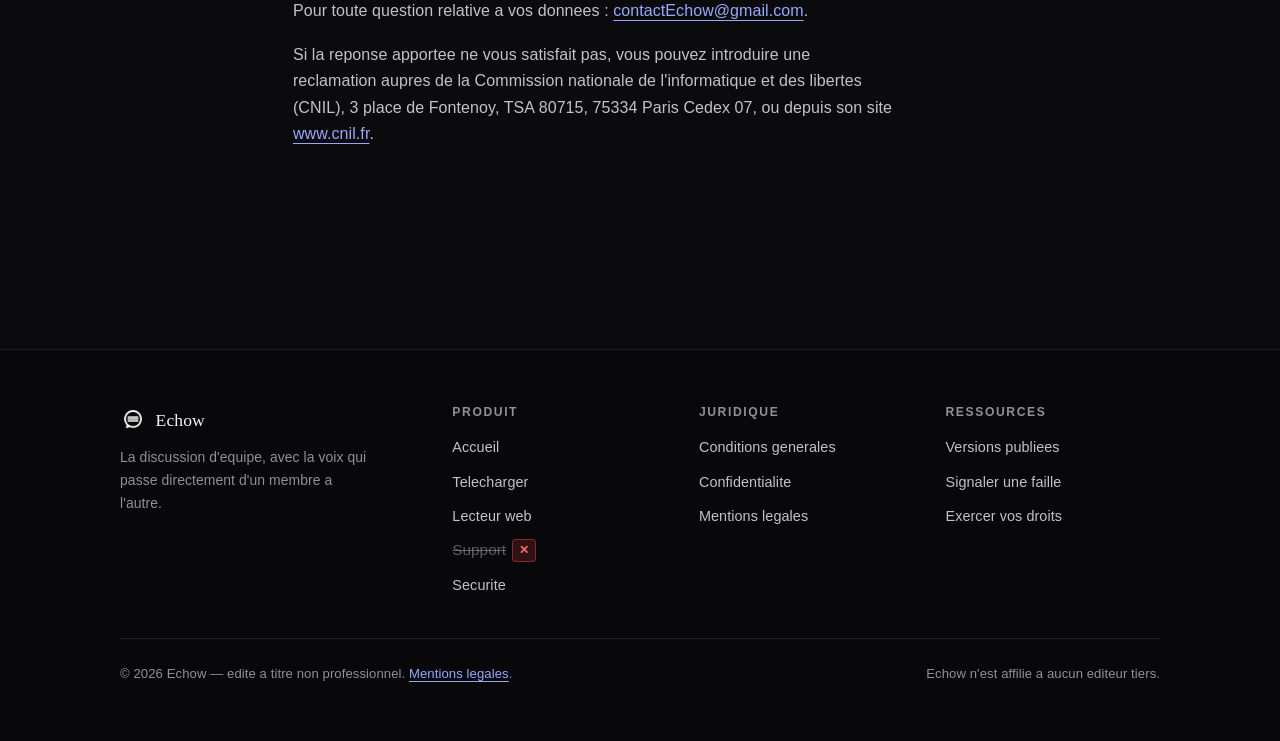
<file: confidentialite.html>
﻿<!DOCTYPE html>
<html lang="fr">
<head>
<meta charset="utf-8">
<meta name="viewport" content="width=device-width, initial-scale=1">
<title>Politique de confidentialite — Echow</title>
<meta name="description" content="Politique de confidentialite de Echow : donnees collectees, finalites, bases legales, sous-traitants, durees de conservation et droits RGPD.">
<meta name="theme-color" content="#0b0b0d">
<link rel="icon" href="assets/Echow-logo.png" type="image/png">
<link rel="stylesheet" href="assets/style.css">
</head>
<body>

<a class="saut-contenu" href="#contenu">Aller au contenu</a>

<header class="entete">
  <div class="enveloppe entete__barre">
    <a class="marque" href="index.html">
      <img class="marque__glyphe" src="assets/Echow-logo.png" alt="" width="26" height="26" decoding="async">
      Echow
    </a>

    <button class="bascule-nav" type="button" aria-expanded="false" aria-controls="nav-principale">
      <svg width="18" height="18" viewBox="0 0 24 24" fill="none" stroke="currentColor" stroke-width="1.8" stroke-linecap="round" aria-hidden="true" focusable="false">
        <path d="M4 7h16M4 12h16M4 17h16"/>
      </svg>
      Menu
    </button>

    <nav class="nav" id="nav-principale" aria-label="Navigation principale">
      <a href="index.html">Accueil</a>
      <a href="telecharger.html">Telecharger</a>
      <a href="player.html">Lecteur web</a>
      <span class="nav__item-indisponible" title="Support actuellement indisponible"><span class="texte-barre">Support</span> <span class="badge-croix">✕</span></span>
      <a href="securite.html">Securite</a>
      <a class="bouton bouton--principal" href="https://github.com/zyko144/Echow/releases/latest/download/Echow-setup.exe">Telecharger</a>
    </nav>
  </div>
</header>

<main id="contenu">
  <section class="enveloppe section">
    <article class="document">

      <h1>Politique de confidentialite</h1>
      <p class="document__meta">
        Version en vigueur au 31 aout 2026 —
        derniere mise a jour le <span class="a-completer">31 aout 2026</span>.
      </p>

      <div class="encart encart--avertissement encart--espace" role="note">
        <p class="encart__titre">
          <svg width="17" height="17" viewBox="0 0 24 24" fill="none" stroke="currentColor" stroke-width="1.9" stroke-linecap="round" stroke-linejoin="round" aria-hidden="true" focusable="false">
            <path d="M12 4.5 2.8 20h18.4L12 4.5Z"/><path d="M12 10v4.5M12 17.5h.01"/>
          </svg>
          A lire avant publication
        </p>
        <p>
          Ce document est un modele de depart, redige sans conseil juridique.
          Faites-le relire par un professionnel avant toute mise en ligne publique.
        </p>
      </div>

      <nav class="sommaire encart--espace" aria-labelledby="titre-sommaire">
        <h2 id="titre-sommaire">Sommaire</h2>
        <ol>
          <li><a href="#responsable">Responsable de traitement</a></li>
          <li><a href="#principe">Le principe en une phrase</a></li>
          <li><a href="#collecte">Donnees collectees</a></li>
          <li><a href="#non-collecte">Ce qui n'est pas collecte</a></li>
          <li><a href="#finalites">Finalites et bases legales</a></li>
          <li><a href="#destinataires">Destinataires et sous-traitants</a></li>
          <li><a href="#conservation">Durees de conservation</a></li>
          <li><a href="#droits">Vos droits</a></li>
          <li><a href="#cookies">Cookies et stockage local</a></li>
          <li><a href="#transferts">Transferts hors Union europeenne</a></li>
          <li><a href="#securite">Securite des donnees</a></li>
          <li><a href="#mineurs">Mineurs</a></li>
          <li><a href="#evolution">Evolution de cette politique</a></li>
          <li><a href="#reclamation">Contact et reclamation</a></li>
        </ol>
      </nav>

      <h2 id="responsable">1. Responsable de traitement</h2>
      <p>
        Le responsable du traitement des donnees personnelles collectees par l'application Echow et par le site Echow est la personne physique qui edite le site, a titre non professionnel. Son identite n'est pas publiee, dans les conditions exposees dans les <a href="mentions-legales.html">mentions legales</a> ; elle est detenue par l'hebergeur, qui la tient a la disposition de l'autorite judiciaire.
      </p>
      <p>
        Contact pour toute question relative aux donnees personnelles : <a href="mailto:contactEchow@gmail.com">contactEchow@gmail.com</a>.
      </p>
      <p>
        Un delegue a la protection des donnees n'a pas ete designe a ce jour ; le
        cas echeant, ses coordonnees seraient publiees ici :
        <span class="a-completer">[Delegue a la protection des donnees, le cas echeant]</span>.
      </p>

      <div class="encart encart--avertissement encart--espace" role="note">
        <p class="encart__titre">Un point a faire trancher</p>
        <p>
          La faculte de ne pas publier son identite est ouverte par la LCEN a
          l'editeur non professionnel d'un site. Le RGPD, lui, demande que le
          responsable du traitement soit identifiable par les personnes
          concernees. Les deux regimes ne se recouvrent pas exactement : ce
          point precis merite d'etre tranche avec un professionnel avant toute
          diffusion large du service.
        </p>
      </div>

      <h2 id="principe">2. Le principe en une phrase</h2>
      <p>
        Nous conservons ce qui est necessaire pour que votre compte et vos
        conversations ecrites existent d'une session a l'autre, et rien de plus.
        Le son et l'image de vos appels ne passent pas par nos serveurs et ne
        sont donc jamais enregistres.
      </p>

      <h2 id="collecte">3. Donnees collectees</h2>

      <h3>3.1 Donnees de compte</h3>
      <p>
        Adresse electronique, mot de passe (conserve uniquement sous forme
        d'empreinte cryptographique et jamais en clair), date de creation du
        compte, et — si vous choisissez la connexion Google — l'identifiant de
        compte transmis par ce fournisseur ainsi que l'adresse electronique
        associee.
      </p>

      <h3>3.2 Donnees de profil</h3>
      <p>
        Nom d'utilisateur, nom affiche, avatar, banniere et description que vous
        renseignez. Ces elements sont visibles par les autres membres des espaces
        que vous rejoignez.
      </p>

      <h3>3.3 Contenus echanges</h3>
      <p>
        Messages ecrits, fichiers et images que vous envoyez, avec leur horodatage
        et leur salon d'origine. Ces contenus sont conserves pour pouvoir vous
        etre restitues, ainsi qu'aux destinataires que vous avez choisis.
      </p>

      <h3>3.4 Donnees d'appartenance et de presence</h3>
      <p>
        Liste des espaces et salons dont vous etes membre, roles qui vous y sont
        attribues, liste de vos contacts, statut de presence (en ligne, absent,
        ne pas deranger, hors ligne) et, le cas echeant, salon vocal auquel vous
        etes connecte.
      </p>

      <h3>3.5 Donnees techniques</h3>
      <p>
        Donnees strictement necessaires au fonctionnement et a la securite :
        adresse IP de connexion, identifiant de session, version de
        l'application, et journaux techniques en cas d'erreur. L'etablissement
        d'une communication vocale suppose en outre l'echange, entre les
        participants et les serveurs de mise en relation, d'adresses reseau
        permettant a leurs equipements de se joindre.
      </p>

      <h2 id="non-collecte">4. Ce qui n'est pas collecte</h2>
      <ul>
        <li>
          <strong>Le son et l'image de vos appels.</strong> Les flux audio, video
          et de partage d'ecran sont etablis directement entre les equipements des
          participants, selon le protocole WebRTC, et sont chiffres de bout en
          bout par ce protocole. Ils ne transitent pas par nos serveurs et ne sont
          ni enregistres, ni analyses, ni stockes. Lorsqu'une liaison directe est
          impossible, un serveur de relais peut acheminer ces flux : il les fait
          transiter sans pouvoir les dechiffrer ni les conserver.
        </li>
        <li><strong>Aucun traceur publicitaire</strong> n'est installe, sur le site comme dans l'application.</li>
        <li><strong>Aucune revente de donnees.</strong> Vos donnees ne sont ni vendues, ni louees, ni echangees.</li>
        <li><strong>Aucune decision automatisee</strong> produisant des effets juridiques a votre egard n'est prise, et aucun profilage n'est realise.</li>
      </ul>

      <h2 id="finalites">5. Finalites et bases legales</h2>
      <div class="tableau-enveloppe">
        <table>
          <caption class="visuellement-cache">Finalites des traitements et bases legales correspondantes</caption>
          <thead>
            <tr>
              <th scope="col">Finalite</th>
              <th scope="col">Donnees concernees</th>
              <th scope="col">Base legale</th>
            </tr>
          </thead>
          <tbody>
            <tr>
              <td>Creer et gerer votre compte, vous authentifier</td>
              <td>Compte, identifiants</td>
              <td>Execution du contrat (art. 6.1.b RGPD)</td>
            </tr>
            <tr>
              <td>Fournir la messagerie : acheminer, afficher et conserver vos messages</td>
              <td>Contenus, appartenance, profil</td>
              <td>Execution du contrat (art. 6.1.b RGPD)</td>
            </tr>
            <tr>
              <td>Mettre en relation les participants d'un salon vocal</td>
              <td>Donnees techniques de connexion</td>
              <td>Execution du contrat (art. 6.1.b RGPD)</td>
            </tr>
            <tr>
              <td>Assurer la securite du service, prevenir la fraude et les abus</td>
              <td>Donnees techniques, journaux</td>
              <td>Interet legitime (art. 6.1.f RGPD)</td>
            </tr>
            <tr>
              <td>Traiter les signalements et moderer les contenus illicites</td>
              <td>Contenus signales, compte concerne</td>
              <td>Obligation legale (art. 6.1.c) et interet legitime (art. 6.1.f)</td>
            </tr>
            <tr>
              <td>Repondre a vos demandes de support</td>
              <td>Adresse electronique, contenu de la demande</td>
              <td>Interet legitime (art. 6.1.f RGPD)</td>
            </tr>
            <tr>
              <td>Diffuser les mises a jour de l'application</td>
              <td>Version installee, adresse IP de telechargement</td>
              <td>Execution du contrat (art. 6.1.b RGPD)</td>
            </tr>
          </tbody>
        </table>
      </div>
      <p>
        Lorsqu'un traitement repose sur l'interet legitime, celui-ci consiste a
        maintenir un service fonctionnel et sur, et il a ete mis en balance avec
        vos droits et libertes. Vous pouvez vous y opposer dans les conditions
        decrites au <a href="#droits">paragraphe 8</a>.
      </p>

      <h2 id="destinataires">6. Destinataires et sous-traitants</h2>
      <p>
        Vos donnees sont accessibles aux personnes habilitees chez l'editeur, et
        aux prestataires suivants, qui agissent en qualite de sous-traitants sur
        instruction et dans le cadre d'un contrat conforme a l'article 28 du
        RGPD :
      </p>
      <div class="tableau-enveloppe">
        <table>
          <caption class="visuellement-cache">Sous-traitants et role de chacun</caption>
          <thead>
            <tr>
              <th scope="col">Prestataire</th>
              <th scope="col">Role</th>
              <th scope="col">Donnees concernees</th>
            </tr>
          </thead>
          <tbody>
            <tr>
              <td>Supabase</td>
              <td>Base de donnees, authentification et stockage des fichiers</td>
              <td>Compte, profil, contenus, appartenance, presence</td>
            </tr>
            <tr>
              <td>Vercel</td>
              <td>Hebergement du site vitrine</td>
              <td>Donnees de connexion au site (adresse IP, journaux techniques)</td>
            </tr>
            <tr>
              <td>GitHub</td>
              <td>Distribution des installateurs et des mises a jour</td>
              <td>Adresse IP et version demandee lors du telechargement</td>
            </tr>
            <tr>
              <td>Google</td>
              <td>Authentification OAuth, uniquement si vous choisissez ce mode de connexion</td>
              <td>Identifiant de compte et adresse electronique</td>
            </tr>
          </tbody>
        </table>
      </div>
      <p>
        Ces prestataires appliquent leurs propres politiques de confidentialite
        pour les traitements qu'ils operent pour leur compte propre. La connexion
        par Google est facultative : vous pouvez toujours creer un compte avec une
        simple adresse electronique.
      </p>
      <p>
        Vos donnees peuvent egalement etre communiquees a une autorite judiciaire
        ou administrative lorsque la loi l'exige.
      </p>

      <h2 id="conservation">7. Durees de conservation</h2>
      <div class="tableau-enveloppe">
        <table>
          <caption class="visuellement-cache">Durees de conservation par categorie de donnees</caption>
          <thead>
            <tr>
              <th scope="col">Categorie</th>
              <th scope="col">Duree</th>
            </tr>
          </thead>
          <tbody>
            <tr>
              <td>Donnees de compte et de profil</td>
              <td>Tant que le compte existe, puis suppression sous 30 jours apres la demande de suppression</td>
            </tr>
            <tr>
              <td>Messages et fichiers</td>
              <td>Jusqu'a leur suppression par leur auteur, par un administrateur d'espace, ou jusqu'a la suppression de l'espace</td>
            </tr>
            <tr>
              <td>Comptes inactifs</td>
              <td><span class="a-completer">[Duree d'inactivite retenue, par exemple 3 ans]</span>, apres information prealable</td>
            </tr>
            <tr>
              <td>Journaux techniques et de securite</td>
              <td>12 mois au maximum</td>
            </tr>
            <tr>
              <td>Elements lies a un signalement ou a une mesure de moderation</td>
              <td>Le temps du traitement, puis pendant la duree des prescriptions applicables</td>
            </tr>
            <tr>
              <td>Flux audio, video et partage d'ecran</td>
              <td>Aucune conservation : ces flux ne sont pas stockes</td>
            </tr>
          </tbody>
        </table>
      </div>
      <p>
        Les messages que vous avez envoyes dans un salon partage restent visibles
        par les autres membres apres la suppression de votre compte, sauf demande
        de suppression de ces contenus. Votre identite y est alors dissociee.
      </p>

      <h2 id="droits">8. Vos droits</h2>
      <p>
        Conformement au reglement general sur la protection des donnees et a la
        loi Informatique et Libertes, vous disposez des droits suivants :
      </p>
      <ul>
        <li><strong>Acces</strong> : obtenir la confirmation qu'un traitement vous concerne et une copie de vos donnees.</li>
        <li><strong>Rectification</strong> : corriger une donnee inexacte ou incomplete.</li>
        <li><strong>Effacement</strong> : demander la suppression de vos donnees, dans les limites de nos obligations legales de conservation.</li>
        <li><strong>Portabilite</strong> : recevoir les donnees que vous nous avez fournies dans un format structure et lisible par machine, et les transmettre a un autre responsable de traitement.</li>
        <li><strong>Opposition</strong> : vous opposer, pour des raisons tenant a votre situation particuliere, aux traitements fondes sur notre interet legitime.</li>
        <li><strong>Limitation</strong> : demander le gel temporaire d'un traitement, notamment le temps qu'une contestation soit examinee.</li>
        <li><strong>Retrait du consentement</strong> : lorsqu'un traitement repose sur votre consentement, le retirer a tout moment, sans que cela remette en cause les traitements deja effectues.</li>
        <li><strong>Directives post mortem</strong> : definir des directives relatives au sort de vos donnees apres votre deces.</li>
      </ul>
      <p>
        <strong>Comment les exercer.</strong> Certaines actions sont directement
        disponibles dans l'application : modifier votre profil, supprimer vos
        messages, supprimer votre compte depuis les parametres. Pour tout le
        reste, ecrivez a <a href="mailto:contactEchow@gmail.com">contactEchow@gmail.com</a> en precisant l'objet de votre demande et l'adresse electronique associee a votre compte.
      </p>
      <p>
        Nous repondons dans un delai d'un mois a compter de la reception de la
        demande. Ce delai peut etre prolonge de deux mois si la demande est
        complexe ; vous en etes alors informe. Si un doute serieux subsiste sur
        votre identite, une piece justificative peut vous etre demandee ; elle est
        detruite des la reponse apportee.
      </p>

      <h2 id="cookies">9. Cookies et stockage local</h2>
      <p>
        <strong>Sur ce site.</strong> Le site Echow ne depose aucun cookie de
        mesure d'audience, de publicite ou de reseau social. Aucune banniere de
        consentement n'est donc necessaire.
      </p>
      <p>
        <strong>Dans l'application.</strong> Echow utilise le stockage local de
        votre appareil pour conserver votre session ouverte, vos preferences
        d'affichage et vos reglages audio. Ces informations restent sur votre
        machine et ne constituent pas un traceur au sens de l'article 82 de la loi
        Informatique et Libertes : elles sont strictement necessaires a la
        fourniture du service que vous avez demande. Vous pouvez les effacer en
        vous deconnectant ou en desinstallant l'application.
      </p>
      <p>
        <strong>Fournisseurs tiers.</strong> Si vous choisissez la connexion
        Google, celui-ci peut deposer ses propres cookies sur la page
        d'authentification, selon ses conditions.
      </p>

      <h2 id="transferts">10. Transferts hors Union europeenne</h2>
      <p>
        Certains de nos sous-traitants sont etablis en dehors de l'Union
        europeenne, ou peuvent y operer des infrastructures. Lorsqu'un transfert
        de donnees hors de l'Espace economique europeen a lieu, il est encadre par
        l'un des mecanismes prevus au chapitre V du RGPD : decision d'adequation
        de la Commission europeenne, ou clauses contractuelles types assorties de
        mesures supplementaires.
      </p>
      <p>
        La region d'hebergement retenue pour la base de donnees est
        <span class="a-completer">[Region d'hebergement de la base de donnees]</span>.
        Vous pouvez obtenir une copie des garanties mises en place en ecrivant a <a href="mailto:contactEchow@gmail.com">contactEchow@gmail.com</a>.
      </p>

      <h2 id="securite">11. Securite des donnees</h2>
      <p>
        Les echanges entre l'application et nos serveurs sont chiffres en
        transit. Les mots de passe ne sont jamais conserves en clair. L'acces aux
        donnees est restreint par des regles appliquees au niveau de la base, de
        sorte qu'un compte ne puisse lire que les espaces dont il est membre. Les
        mesures mises en oeuvre sont detaillees sur la
        <a href="securite.html">page securite</a>.
      </p>
      <p>
        En cas de violation de donnees presentant un risque pour vos droits et
        libertes, la CNIL est notifiee dans les 72 heures et vous etes informe
        sans delai lorsque le risque est eleve.
      </p>

      <h2 id="mineurs">12. Mineurs</h2>
      <p>
        Le service n'est pas destine aux personnes de moins de 13 ans. En France,
        le consentement d'un mineur de moins de 15 ans doit etre recueilli
        conjointement avec celui du titulaire de l'autorite parentale. Si vous
        constatez qu'un compte a ete cree par un enfant en violation de cette
        regle, signalez-le a <a href="mailto:contactEchow@gmail.com">contactEchow@gmail.com</a> : le compte et les donnees associees seront supprimes.
      </p>

      <h2 id="evolution">13. Evolution de cette politique</h2>
      <p>
        Cette politique peut evoluer, notamment en cas d'ajout d'une
        fonctionnalite ou de changement de prestataire. La version applicable est
        celle publiee sur cette page, dont la date de mise a jour figure en tete.
        Toute modification substantielle vous est signalee par un moyen
        approprie.
      </p>

      <h2 id="reclamation">14. Contact et reclamation</h2>
      <p>
        Pour toute question relative a vos donnees : <a href="mailto:contactEchow@gmail.com">contactEchow@gmail.com</a>.
      </p>
      <p>
        Si la reponse apportee ne vous satisfait pas, vous pouvez introduire une
        reclamation aupres de la Commission nationale de l'informatique et des
        libertes (CNIL), 3 place de Fontenoy, TSA 80715, 75334 Paris Cedex 07, ou
        depuis son site <a href="https://www.cnil.fr">www.cnil.fr</a>.
      </p>

    </article>
  </section>
</main>

<footer class="pied">
  <div class="enveloppe">
    <div class="pied__grille">
      <div>
        <a class="pied__marque" href="index.html">
          <img class="marque__glyphe" src="assets/Echow-logo.png" alt="" width="26" height="26" decoding="async">
          Echow
        </a>
        <p class="pied__accroche">La discussion d'equipe, avec la voix qui passe directement d'un membre a l'autre.</p>
      </div>

      <div>
        <h2>Produit</h2>
        <ul>
          <li><a href="index.html">Accueil</a></li>
          <li><a href="telecharger.html">Telecharger</a></li>
          <li><a href="player.html">Lecteur web</a></li>
          <li><span class="nav__item-indisponible" style="padding:0;" title="Support actuellement indisponible"><span class="texte-barre">Support</span> <span class="badge-croix">✕</span></span></li>
          <li><a href="securite.html">Securite</a></li>
        </ul>
      </div>

      <div>
        <h2>Juridique</h2>
        <ul>
          <li><a href="cgu.html">Conditions generales</a></li>
          <li><a href="confidentialite.html">Confidentialite</a></li>
          <li><a href="mentions-legales.html">Mentions legales</a></li>
        </ul>
      </div>

      <div>
        <h2>Ressources</h2>
        <ul>
          <li><a href="https://github.com/zyko144/Echow/releases/latest">Versions publiees</a></li>
          <li><a href="securite.html#signaler">Signaler une faille</a></li>
          <li><a href="confidentialite.html#droits">Exercer vos droits</a></li>
        </ul>
      </div>
    </div>

    <div class="pied__bas">
      <p>&copy; <span data-annee>2026</span> Echow — edite a titre non professionnel. <a href="mentions-legales.html">Mentions legales</a>.</p>
      <p>Echow n'est affilie a aucun editeur tiers.</p>
    </div>
  </div>
</footer>

<script src="assets/site.js"></script>
</body>
</html>
</file>
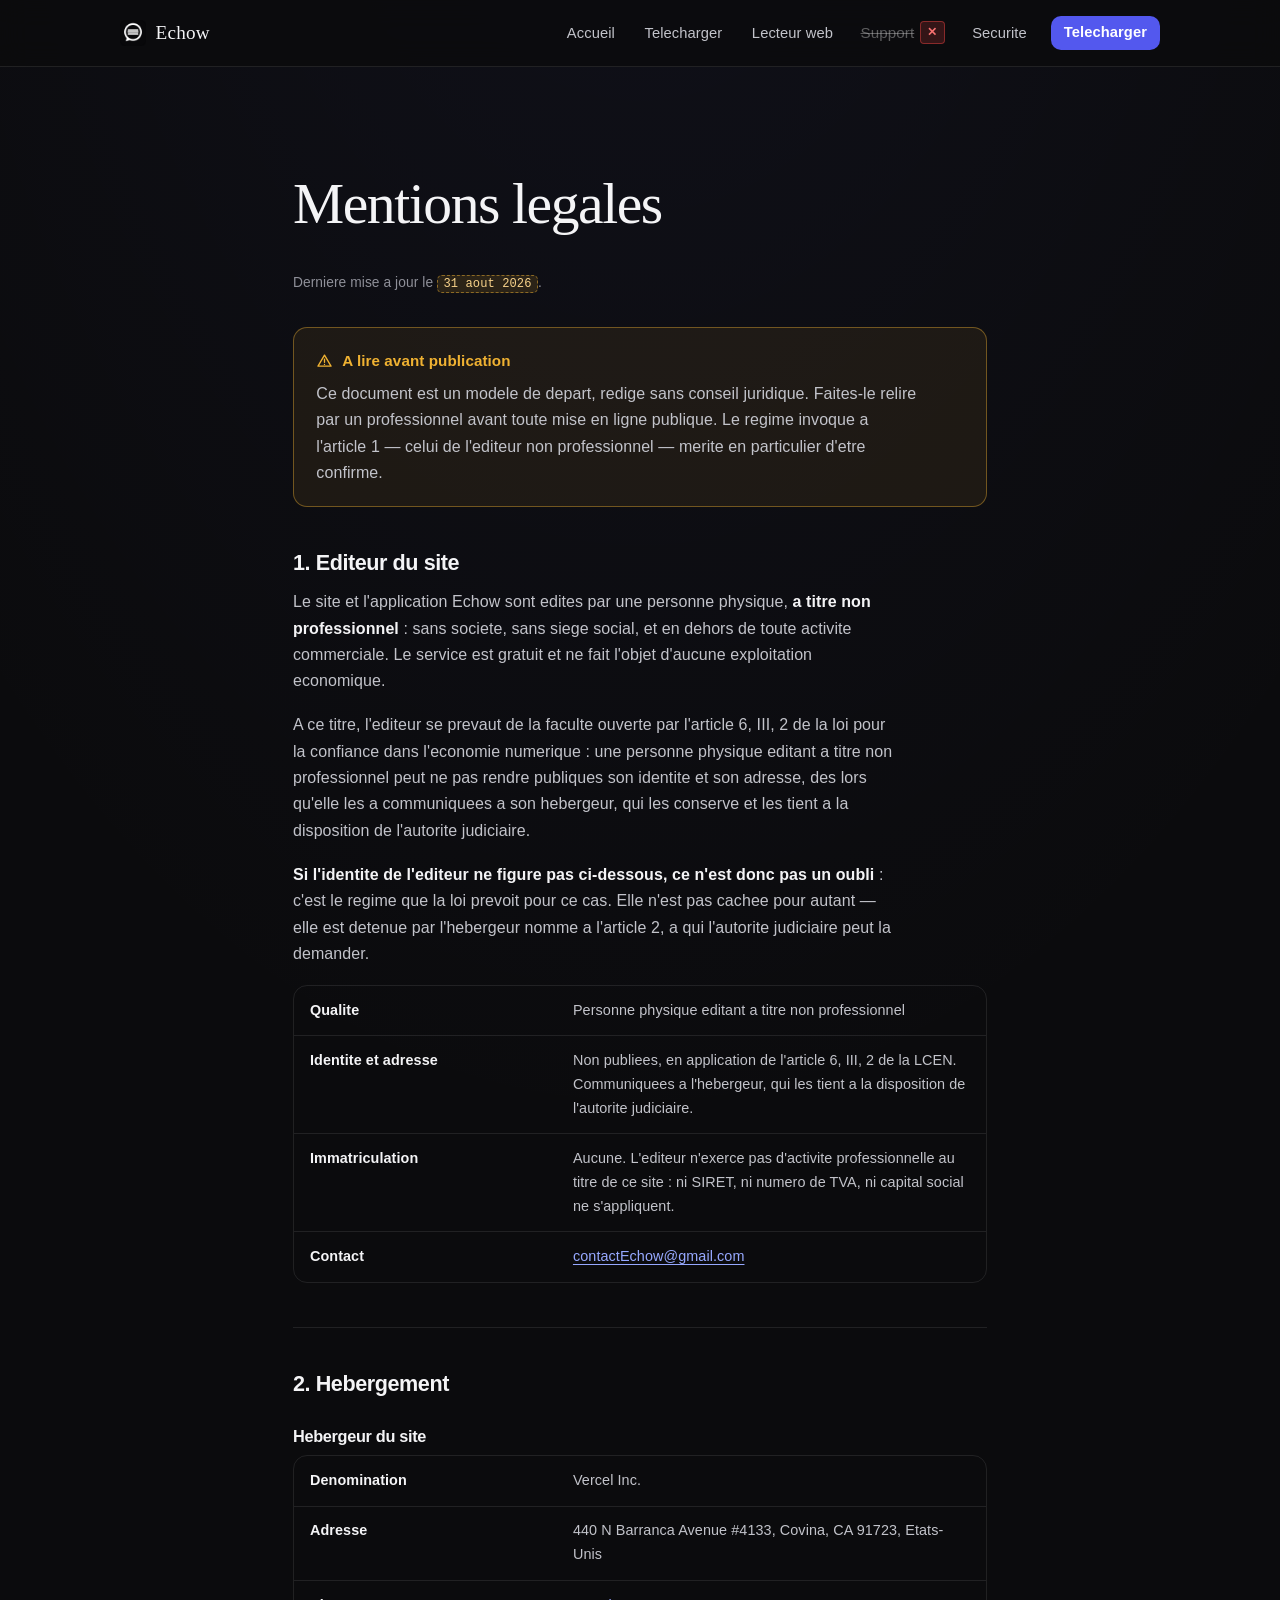
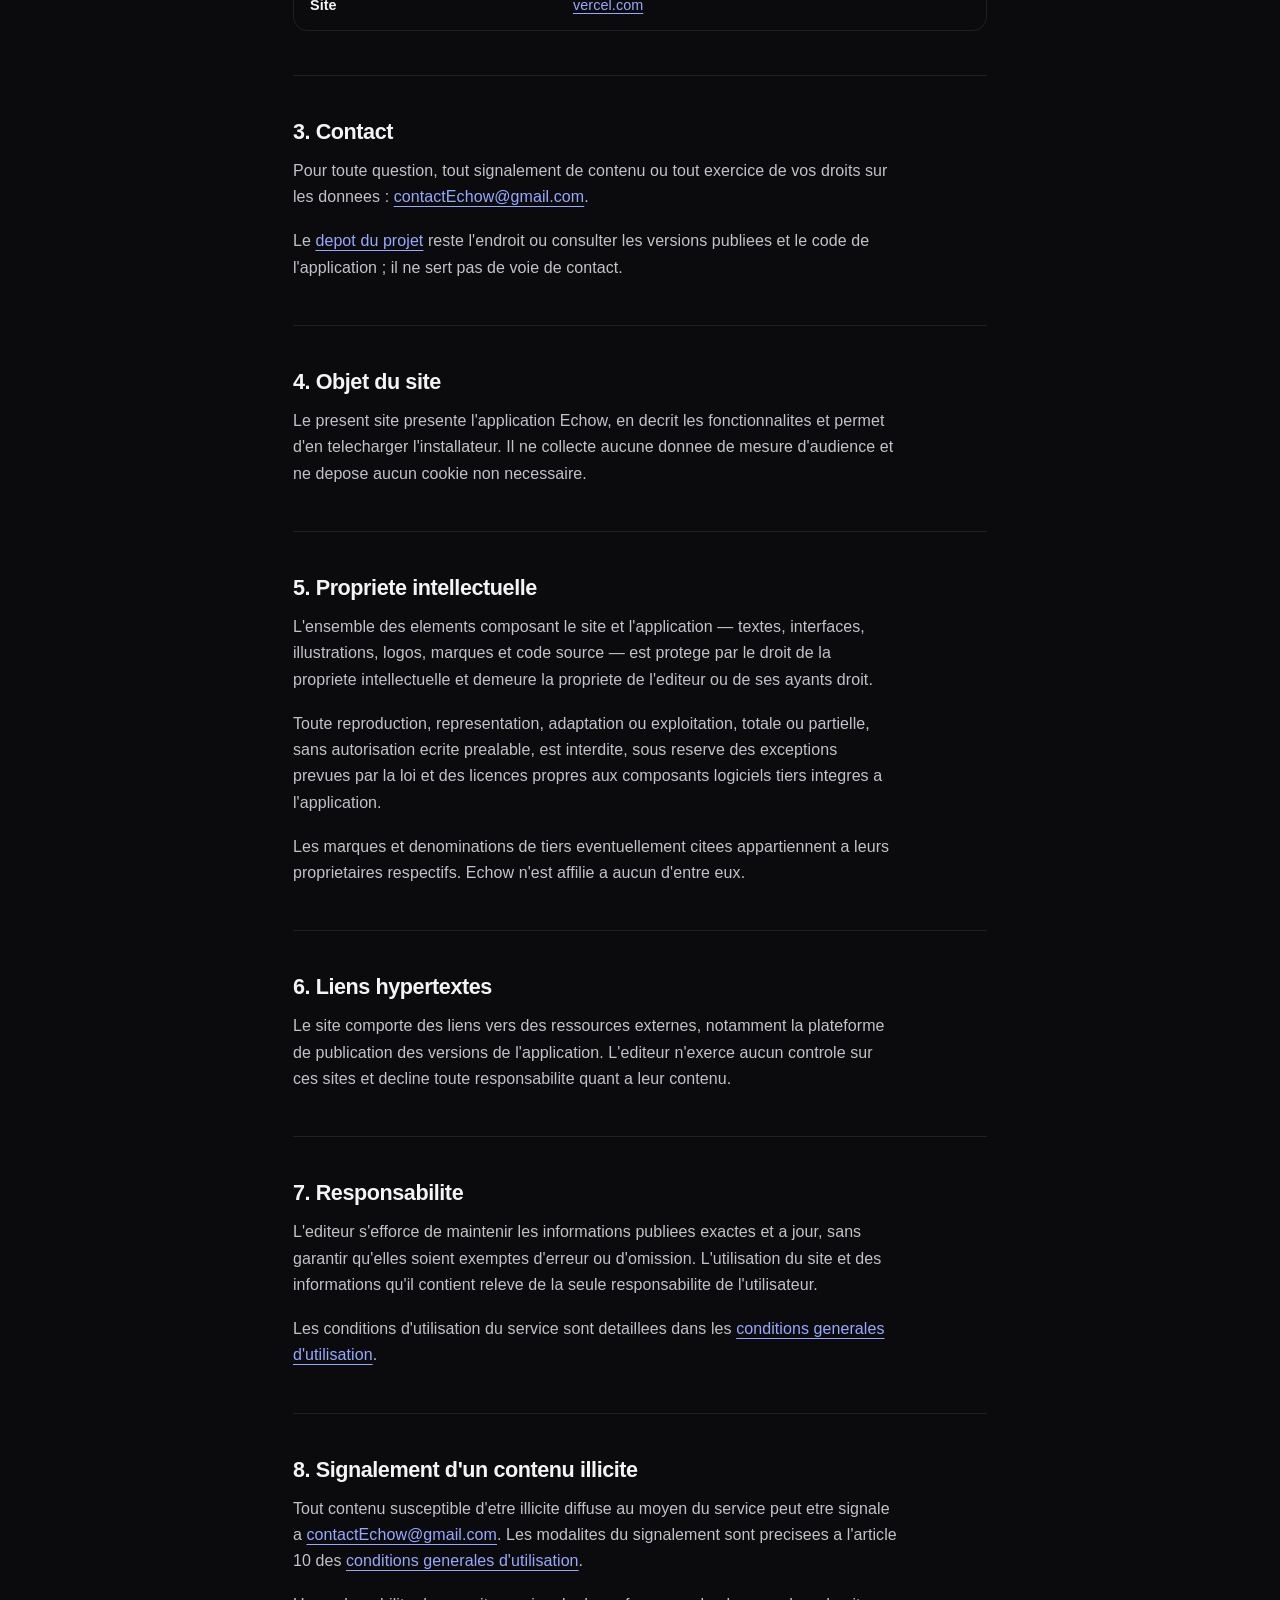
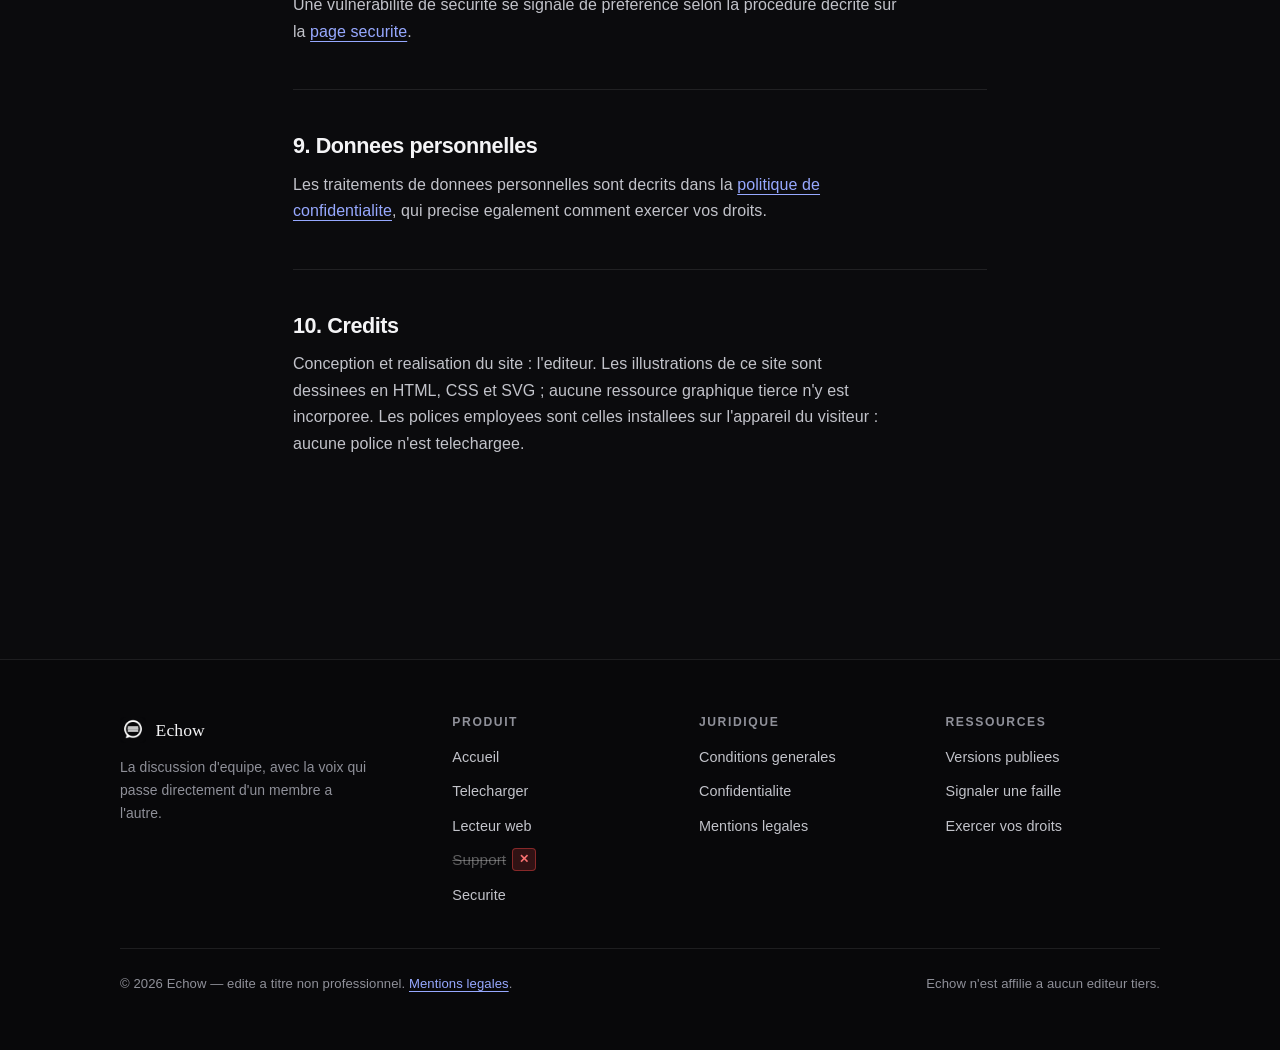
<file: mentions-legales.html>
﻿<!DOCTYPE html>
<html lang="fr">
<head>
<meta charset="utf-8">
<meta name="viewport" content="width=device-width, initial-scale=1">
<title>Mentions legales — Echow</title>
<meta name="description" content="Mentions legales du site Echow et de l'application Echow : editeur, directeur de la publication, hebergeur, contact et propriete intellectuelle.">
<meta name="theme-color" content="#0b0b0d">
<link rel="icon" href="assets/Echow-logo.png" type="image/png">
<link rel="stylesheet" href="assets/style.css">
</head>
<body>

<a class="saut-contenu" href="#contenu">Aller au contenu</a>

<header class="entete">
  <div class="enveloppe entete__barre">
    <a class="marque" href="index.html">
      <img class="marque__glyphe" src="assets/Echow-logo.png" alt="" width="26" height="26" decoding="async">
      Echow
    </a>

    <button class="bascule-nav" type="button" aria-expanded="false" aria-controls="nav-principale">
      <svg width="18" height="18" viewBox="0 0 24 24" fill="none" stroke="currentColor" stroke-width="1.8" stroke-linecap="round" aria-hidden="true" focusable="false">
        <path d="M4 7h16M4 12h16M4 17h16"/>
      </svg>
      Menu
    </button>

    <nav class="nav" id="nav-principale" aria-label="Navigation principale">
      <a href="index.html">Accueil</a>
      <a href="telecharger.html">Telecharger</a>
      <a href="player.html">Lecteur web</a>
      <span class="nav__item-indisponible" title="Support actuellement indisponible"><span class="texte-barre">Support</span> <span class="badge-croix">✕</span></span>
      <a href="securite.html">Securite</a>
      <a class="bouton bouton--principal" href="https://github.com/zyko144/Echow/releases/latest/download/Echow-setup.exe">Telecharger</a>
    </nav>
  </div>
</header>

<main id="contenu">
  <section class="enveloppe section">
    <article class="document">

      <h1>Mentions legales</h1>
      <p class="document__meta">
        Derniere mise a jour le <span class="a-completer">31 aout 2026</span>.
      </p>

      <div class="encart encart--avertissement encart--espace" role="note">
        <p class="encart__titre">
          <svg width="17" height="17" viewBox="0 0 24 24" fill="none" stroke="currentColor" stroke-width="1.9" stroke-linecap="round" stroke-linejoin="round" aria-hidden="true" focusable="false">
            <path d="M12 4.5 2.8 20h18.4L12 4.5Z"/><path d="M12 10v4.5M12 17.5h.01"/>
          </svg>
          A lire avant publication
        </p>
        <p>
          Ce document est un modele de depart, redige sans conseil juridique. Faites-le relire par un professionnel avant toute mise en ligne publique. Le regime invoque a l'article 1 — celui de l'editeur non professionnel — merite en particulier d'etre confirme.
        </p>
      </div>

      <h2 id="editeur">1. Editeur du site</h2>
      <p>
        Le site et l'application Echow sont edites par une personne physique,
        <strong>a titre non professionnel</strong> : sans societe, sans siege
        social, et en dehors de toute activite commerciale. Le service est
        gratuit et ne fait l'objet d'aucune exploitation economique.
      </p>
      <p>
        A ce titre, l'editeur se prevaut de la faculte ouverte par l'article 6,
        III, 2 de la loi pour la confiance dans l'economie numerique : une
        personne physique editant a titre non professionnel peut ne pas rendre
        publiques son identite et son adresse, des lors qu'elle les a
        communiquees a son hebergeur, qui les conserve et les tient a la
        disposition de l'autorite judiciaire.
      </p>
      <p>
        <strong>Si l'identite de l'editeur ne figure pas ci-dessous, ce n'est
        donc pas un oubli</strong> : c'est le regime que la loi prevoit pour ce
        cas. Elle n'est pas cachee pour autant — elle est detenue par
        l'hebergeur nomme a l'article 2, a qui l'autorite judiciaire peut la
        demander.
      </p>
      <div class="tableau-enveloppe">
        <table>
          <caption class="visuellement-cache">Identification de l'editeur</caption>
          <tbody>
            <tr>
              <th scope="row">Qualite</th>
              <td>Personne physique editant a titre non professionnel</td>
            </tr>
            <tr>
              <th scope="row">Identite et adresse</th>
              <td>Non publiees, en application de l'article 6, III, 2 de la LCEN. Communiquees a l'hebergeur, qui les tient a la disposition de l'autorite judiciaire.</td>
            </tr>
            <tr>
              <th scope="row">Immatriculation</th>
              <td>Aucune. L'editeur n'exerce pas d'activite professionnelle au titre de ce site : ni SIRET, ni numero de TVA, ni capital social ne s'appliquent.</td>
            </tr>
            <tr>
              <th scope="row">Contact</th>
              <td><a href="mailto:contactEchow@gmail.com">contactEchow@gmail.com</a></td>
            </tr>
          </tbody>
        </table>
      </div>

      <h2 id="hebergeur">2. Hebergement</h2>

      <h3>Hebergeur du site</h3>
      <div class="tableau-enveloppe">
        <table>
          <caption class="visuellement-cache">Identification de l'hebergeur du site</caption>
          <tbody>
            <tr>
              <th scope="row">Denomination</th>
              <td>Vercel Inc.</td>
            </tr>
            <tr>
              <th scope="row">Adresse</th>
              <td>440 N Barranca Avenue #4133, Covina, CA 91723, Etats-Unis</td>
            </tr>
            <tr>
              <th scope="row">Site</th>
              <td><a href="https://vercel.com">vercel.com</a></td>
            </tr>
          </tbody>
        </table>
      </div>

      <h2 id="contact">3. Contact</h2>
      <p>
        Pour toute question, tout signalement de contenu ou tout exercice de vos
        droits sur les donnees : <a href="mailto:contactEchow@gmail.com">contactEchow@gmail.com</a>.
      </p>
      <p>
        Le <a href="https://github.com/zyko144/Echow/releases/latest">depot du
        projet</a> reste l'endroit ou consulter les versions publiees et le code
        de l'application ; il ne sert pas de voie de contact.
      </p>

      <h2 id="objet-site">4. Objet du site</h2>
      <p>
        Le present site presente l'application Echow, en decrit les
        fonctionnalites et permet d'en telecharger l'installateur. Il ne collecte
        aucune donnee de mesure d'audience et ne depose aucun cookie non
        necessaire.
      </p>

      <h2 id="propriete">5. Propriete intellectuelle</h2>
      <p>
        L'ensemble des elements composant le site et l'application — textes,
        interfaces, illustrations, logos, marques et code source — est protege par
        le droit de la propriete intellectuelle et demeure la propriete de
        l'editeur ou de ses ayants droit.
      </p>
      <p>
        Toute reproduction, representation, adaptation ou exploitation, totale ou
        partielle, sans autorisation ecrite prealable, est interdite, sous reserve
        des exceptions prevues par la loi et des licences propres aux composants
        logiciels tiers integres a l'application.
      </p>
      <p>
        Les marques et denominations de tiers eventuellement citees appartiennent
        a leurs proprietaires respectifs. Echow n'est affilie a aucun d'entre
        eux.
      </p>

      <h2 id="liens">6. Liens hypertextes</h2>
      <p>
        Le site comporte des liens vers des ressources externes, notamment la
        plateforme de publication des versions de l'application. L'editeur n'exerce
        aucun controle sur ces sites et decline toute responsabilite quant a leur
        contenu.
      </p>

      <h2 id="responsabilite">7. Responsabilite</h2>
      <p>
        L'editeur s'efforce de maintenir les informations publiees exactes et a
        jour, sans garantir qu'elles soient exemptes d'erreur ou d'omission.
        L'utilisation du site et des informations qu'il contient releve de la
        seule responsabilite de l'utilisateur.
      </p>
      <p>
        Les conditions d'utilisation du service sont detaillees dans les
        <a href="cgu.html">conditions generales d'utilisation</a>.
      </p>

      <h2 id="signalement">8. Signalement d'un contenu illicite</h2>
      <p>
        Tout contenu susceptible d'etre illicite diffuse au moyen du service peut
        etre signale a <a href="mailto:contactEchow@gmail.com">contactEchow@gmail.com</a>. Les
        modalites du signalement sont precisees a l'article 10 des
        <a href="cgu.html#signalement">conditions generales d'utilisation</a>.
      </p>
      <p>
        Une vulnerabilite de securite se signale de preference selon la procedure
        decrite sur la <a href="securite.html#signaler">page securite</a>.
      </p>

      <h2 id="donnees">9. Donnees personnelles</h2>
      <p>
        Les traitements de donnees personnelles sont decrits dans la
        <a href="confidentialite.html">politique de confidentialite</a>, qui
        precise egalement comment exercer vos droits.
      </p>

      <h2 id="credits">10. Credits</h2>
      <p>
        Conception et realisation du site : l'editeur. Les illustrations
        de ce site sont dessinees en HTML, CSS et SVG ; aucune ressource
        graphique tierce n'y est incorporee. Les polices employees sont celles
        installees sur l'appareil du visiteur : aucune police n'est telechargee.
      </p>

    </article>
  </section>
</main>

<footer class="pied">
  <div class="enveloppe">
    <div class="pied__grille">
      <div>
        <a class="pied__marque" href="index.html">
          <img class="marque__glyphe" src="assets/Echow-logo.png" alt="" width="26" height="26" decoding="async">
          Echow
        </a>
        <p class="pied__accroche">La discussion d'equipe, avec la voix qui passe directement d'un membre a l'autre.</p>
      </div>

      <div>
        <h2>Produit</h2>
        <ul>
          <li><a href="index.html">Accueil</a></li>
          <li><a href="telecharger.html">Telecharger</a></li>
          <li><a href="player.html">Lecteur web</a></li>
          <li><span class="nav__item-indisponible" style="padding:0;" title="Support actuellement indisponible"><span class="texte-barre">Support</span> <span class="badge-croix">✕</span></span></li>
          <li><a href="securite.html">Securite</a></li>
        </ul>
      </div>

      <div>
        <h2>Juridique</h2>
        <ul>
          <li><a href="cgu.html">Conditions generales</a></li>
          <li><a href="confidentialite.html">Confidentialite</a></li>
          <li><a href="mentions-legales.html">Mentions legales</a></li>
        </ul>
      </div>

      <div>
        <h2>Ressources</h2>
        <ul>
          <li><a href="https://github.com/zyko144/Echow/releases/latest">Versions publiees</a></li>
          <li><a href="securite.html#signaler">Signaler une faille</a></li>
          <li><a href="confidentialite.html#droits">Exercer vos droits</a></li>
        </ul>
      </div>
    </div>

    <div class="pied__bas">
      <p>&copy; <span data-annee>2026</span> Echow — edite a titre non professionnel. <a href="mentions-legales.html">Mentions legales</a>.</p>
      <p>Echow n'est affilie a aucun editeur tiers.</p>
    </div>
  </div>
</footer>

<script src="assets/site.js"></script>
</body>
</html>
</file>
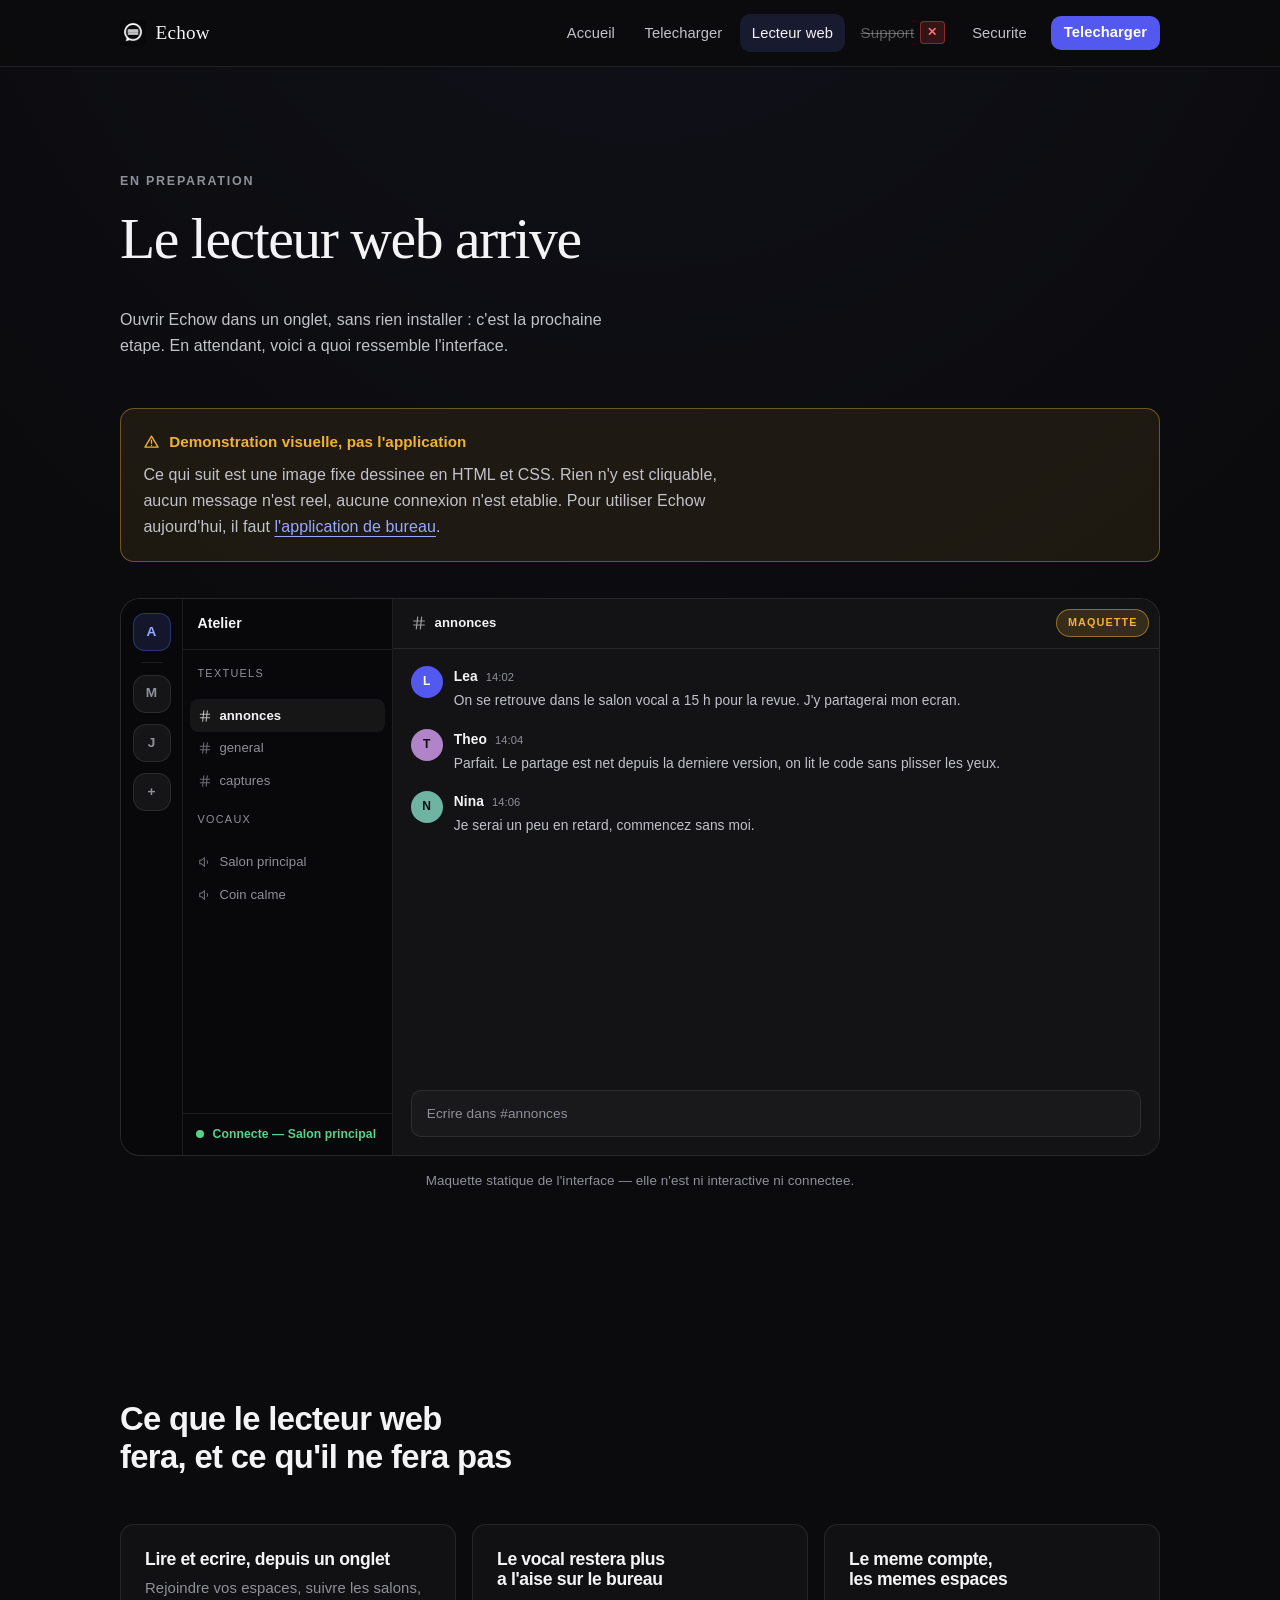
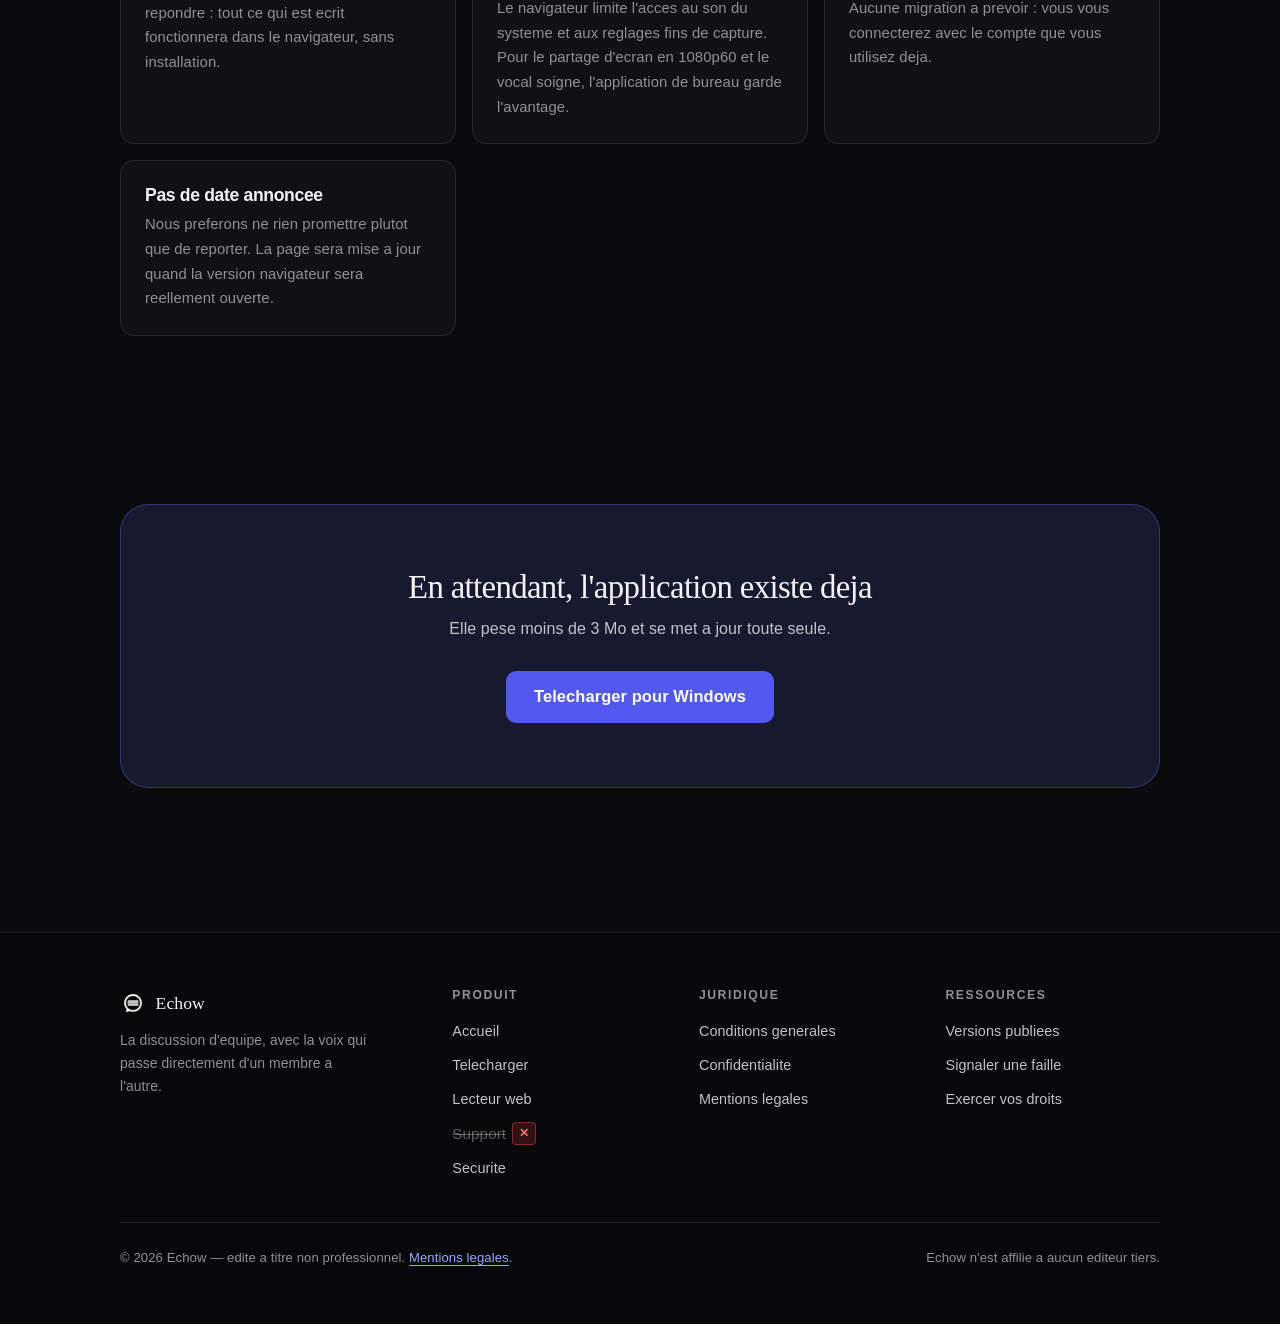
<file: player.html>
﻿<!DOCTYPE html>
<html lang="fr">
<head>
<meta charset="utf-8">
<meta name="viewport" content="width=device-width, initial-scale=1">
<title>Lecteur web — Echow</title>
<meta name="description" content="Une version navigateur de Echow est en preparation. Cette page en montre une maquette statique, dessinee en HTML et CSS : ce n'est pas l'application.">
<meta name="theme-color" content="#0b0b0d">
<link rel="icon" href="assets/Echow-logo.png" type="image/png">
<link rel="stylesheet" href="assets/style.css">
</head>
<body>

<a class="saut-contenu" href="#contenu">Aller au contenu</a>

<header class="entete">
  <div class="enveloppe entete__barre">
    <a class="marque" href="index.html">
      <img class="marque__glyphe" src="assets/Echow-logo.png" alt="" width="26" height="26" decoding="async">
      Echow
    </a>

    <button class="bascule-nav" type="button" aria-expanded="false" aria-controls="nav-principale">
      <svg width="18" height="18" viewBox="0 0 24 24" fill="none" stroke="currentColor" stroke-width="1.8" stroke-linecap="round" aria-hidden="true" focusable="false">
        <path d="M4 7h16M4 12h16M4 17h16"/>
      </svg>
      Menu
    </button>

    <nav class="nav" id="nav-principale" aria-label="Navigation principale">
      <a href="index.html">Accueil</a>
      <a href="telecharger.html">Telecharger</a>
      <a href="player.html" aria-current="page">Lecteur web</a>
      <span class="nav__item-indisponible" title="Support actuellement indisponible"><span class="texte-barre">Support</span> <span class="badge-croix">✕</span></span>
      <a href="securite.html">Securite</a>
      <a class="bouton bouton--principal" href="https://github.com/zyko144/Echow/releases/latest/download/Echow-setup.exe">Telecharger</a>
    </nav>
  </div>
</header>

<main id="contenu">

  <section class="enveloppe section">
    <div class="section__intro">
      <span class="surtitre">En preparation</span>
      <h1>Le lecteur web arrive</h1>
      <p>
        Ouvrir Echow dans un onglet, sans rien installer : c'est la prochaine
        etape. En attendant, voici a quoi ressemble l'interface.
      </p>
    </div>

    <!-- Avertissement place avant la maquette : personne ne doit croire que
         l'application tourne reellement sur cette page. -->
    <div class="encart encart--avertissement encart--espace" role="note">
      <p class="encart__titre">
        <svg width="17" height="17" viewBox="0 0 24 24" fill="none" stroke="currentColor" stroke-width="1.9" stroke-linecap="round" stroke-linejoin="round" aria-hidden="true" focusable="false">
          <path d="M12 4.5 2.8 20h18.4L12 4.5Z"/><path d="M12 10v4.5M12 17.5h.01"/>
        </svg>
        Demonstration visuelle, pas l'application
      </p>
      <p>
        Ce qui suit est une image fixe dessinee en HTML et CSS. Rien n'y est
        cliquable, aucun message n'est reel, aucune connexion n'est etablie. Pour
        utiliser Echow aujourd'hui, il faut
        <a href="telecharger.html">l'application de bureau</a>.
      </p>
    </div>

    <figure class="figure" data-apparition>
      <div class="maquette" role="img" aria-label="Maquette de l'interface de Echow : a gauche une colonne d'espaces, au centre la liste des salons ecrits et vocaux de l'espace Atelier, a droite le fil du salon annonces avec trois messages et un champ de saisie.">

        <span class="maquette__etiquette" aria-hidden="true">Maquette</span>

        <!-- Colonne des espaces -->
        <div class="maquette__rail">
          <span class="maquette__serveur maquette__serveur--actif">A</span>
          <span class="maquette__separateur"></span>
          <span class="maquette__serveur">M</span>
          <span class="maquette__serveur">J</span>
          <span class="maquette__serveur">+</span>
        </div>

        <!-- Liste des salons -->
        <div class="maquette__colonne">
          <div class="maquette__titre-espace">Atelier</div>

          <p class="maquette__groupe">Textuels</p>
          <div class="maquette__salon maquette__salon--actif">
            <svg viewBox="0 0 24 24" fill="none" stroke="currentColor" stroke-width="1.8" stroke-linecap="round"><path d="M4 9h16M4 15h16M10 3 8 21M16 3l-2 18"/></svg>
            annonces
          </div>
          <div class="maquette__salon">
            <svg viewBox="0 0 24 24" fill="none" stroke="currentColor" stroke-width="1.8" stroke-linecap="round"><path d="M4 9h16M4 15h16M10 3 8 21M16 3l-2 18"/></svg>
            general
          </div>
          <div class="maquette__salon">
            <svg viewBox="0 0 24 24" fill="none" stroke="currentColor" stroke-width="1.8" stroke-linecap="round"><path d="M4 9h16M4 15h16M10 3 8 21M16 3l-2 18"/></svg>
            captures
          </div>

          <p class="maquette__groupe">Vocaux</p>
          <div class="maquette__salon">
            <svg viewBox="0 0 24 24" fill="none" stroke="currentColor" stroke-width="1.8" stroke-linecap="round"><path d="M11 5 6 9H3v6h3l5 4V5Z"/><path d="M15.5 9.5a4 4 0 0 1 0 5"/></svg>
            Salon principal
          </div>
          <div class="maquette__salon">
            <svg viewBox="0 0 24 24" fill="none" stroke="currentColor" stroke-width="1.8" stroke-linecap="round"><path d="M11 5 6 9H3v6h3l5 4V5Z"/><path d="M15.5 9.5a4 4 0 0 1 0 5"/></svg>
            Coin calme
          </div>

          <div class="maquette__vocal">
            <span class="maquette__point-vocal"></span>
            Connecte — Salon principal
          </div>
        </div>

        <!-- Fil de discussion -->
        <div class="maquette__fil">
          <div class="maquette__entete-fil">
            <svg width="16" height="16" viewBox="0 0 24 24" fill="none" stroke="currentColor" stroke-width="1.8" stroke-linecap="round" class="maquette__diese"><path d="M4 9h16M4 15h16M10 3 8 21M16 3l-2 18"/></svg>
            annonces
          </div>

          <div class="maquette__messages">
            <div class="maquette__message">
              <span class="maquette__avatar">L</span>
              <div>
                <div class="maquette__auteur"><span class="maquette__nom">Lea</span><span class="maquette__heure">14:02</span></div>
                <p class="maquette__texte">On se retrouve dans le salon vocal a 15 h pour la revue. J'y partagerai mon ecran.</p>
              </div>
            </div>

            <div class="maquette__message">
              <span class="maquette__avatar maquette__avatar--b">T</span>
              <div>
                <div class="maquette__auteur"><span class="maquette__nom">Theo</span><span class="maquette__heure">14:04</span></div>
                <p class="maquette__texte">Parfait. Le partage est net depuis la derniere version, on lit le code sans plisser les yeux.</p>
              </div>
            </div>

            <div class="maquette__message">
              <span class="maquette__avatar maquette__avatar--c">N</span>
              <div>
                <div class="maquette__auteur"><span class="maquette__nom">Nina</span><span class="maquette__heure">14:06</span></div>
                <p class="maquette__texte">Je serai un peu en retard, commencez sans moi.</p>
              </div>
            </div>
          </div>

          <div class="maquette__composeur">Ecrire dans #annonces</div>
        </div>

      </div>
      <figcaption class="figure__legende">Maquette statique de l'interface — elle n'est ni interactive ni connectee.</figcaption>
    </figure>
  </section>

  <section class="enveloppe section" aria-labelledby="titre-attendre">
    <div class="section__intro">
      <h2 id="titre-attendre">Ce que le lecteur web fera, et ce qu'il ne fera pas</h2>
    </div>

    <div class="grille grille--2" data-apparition>
      <article class="carte">
        <h3>Lire et ecrire, depuis un onglet</h3>
        <p>Rejoindre vos espaces, suivre les salons, repondre : tout ce qui est ecrit fonctionnera dans le navigateur, sans installation.</p>
      </article>
      <article class="carte">
        <h3>Le vocal restera plus a l'aise sur le bureau</h3>
        <p>Le navigateur limite l'acces au son du systeme et aux reglages fins de capture. Pour le partage d'ecran en 1080p60 et le vocal soigne, l'application de bureau garde l'avantage.</p>
      </article>
      <article class="carte">
        <h3>Le meme compte, les memes espaces</h3>
        <p>Aucune migration a prevoir : vous vous connecterez avec le compte que vous utilisez deja.</p>
      </article>
      <article class="carte">
        <h3>Pas de date annoncee</h3>
        <p>Nous preferons ne rien promettre plutot que de reporter. La page sera mise a jour quand la version navigateur sera reellement ouverte.</p>
      </article>
    </div>
  </section>

  <section class="enveloppe section section--serre">
    <div class="bandeau-final" data-apparition>
      <h2>En attendant, l'application existe deja</h2>
      <p>Elle pese moins de 3 Mo et se met a jour toute seule.</p>
      <div class="groupe-boutons">
        <a class="bouton bouton--principal bouton--grand" href="https://github.com/zyko144/Echow/releases/latest/download/Echow-setup.exe">Telecharger pour Windows</a>
      </div>
    </div>
  </section>

</main>

<footer class="pied">
  <div class="enveloppe">
    <div class="pied__grille">
      <div>
        <a class="pied__marque" href="index.html">
          <img class="marque__glyphe" src="assets/Echow-logo.png" alt="" width="26" height="26" decoding="async">
          Echow
        </a>
        <p class="pied__accroche">La discussion d'equipe, avec la voix qui passe directement d'un membre a l'autre.</p>
      </div>

      <div>
        <h2>Produit</h2>
        <ul>
          <li><a href="index.html">Accueil</a></li>
          <li><a href="telecharger.html">Telecharger</a></li>
          <li><a href="player.html">Lecteur web</a></li>
          <li><span class="nav__item-indisponible" style="padding:0;" title="Support actuellement indisponible"><span class="texte-barre">Support</span> <span class="badge-croix">✕</span></span></li>
          <li><a href="securite.html">Securite</a></li>
        </ul>
      </div>

      <div>
        <h2>Juridique</h2>
        <ul>
          <li><a href="cgu.html">Conditions generales</a></li>
          <li><a href="confidentialite.html">Confidentialite</a></li>
          <li><a href="mentions-legales.html">Mentions legales</a></li>
        </ul>
      </div>

      <div>
        <h2>Ressources</h2>
        <ul>
          <li><a href="https://github.com/zyko144/Echow/releases/latest">Versions publiees</a></li>
          <li><a href="securite.html#signaler">Signaler une faille</a></li>
          <li><a href="confidentialite.html#droits">Exercer vos droits</a></li>
        </ul>
      </div>
    </div>

    <div class="pied__bas">
      <p>&copy; <span data-annee>2026</span> Echow — edite a titre non professionnel. <a href="mentions-legales.html">Mentions legales</a>.</p>
      <p>Echow n'est affilie a aucun editeur tiers.</p>
    </div>
  </div>
</footer>

<script src="assets/site.js"></script>
</body>
</html>
</file>
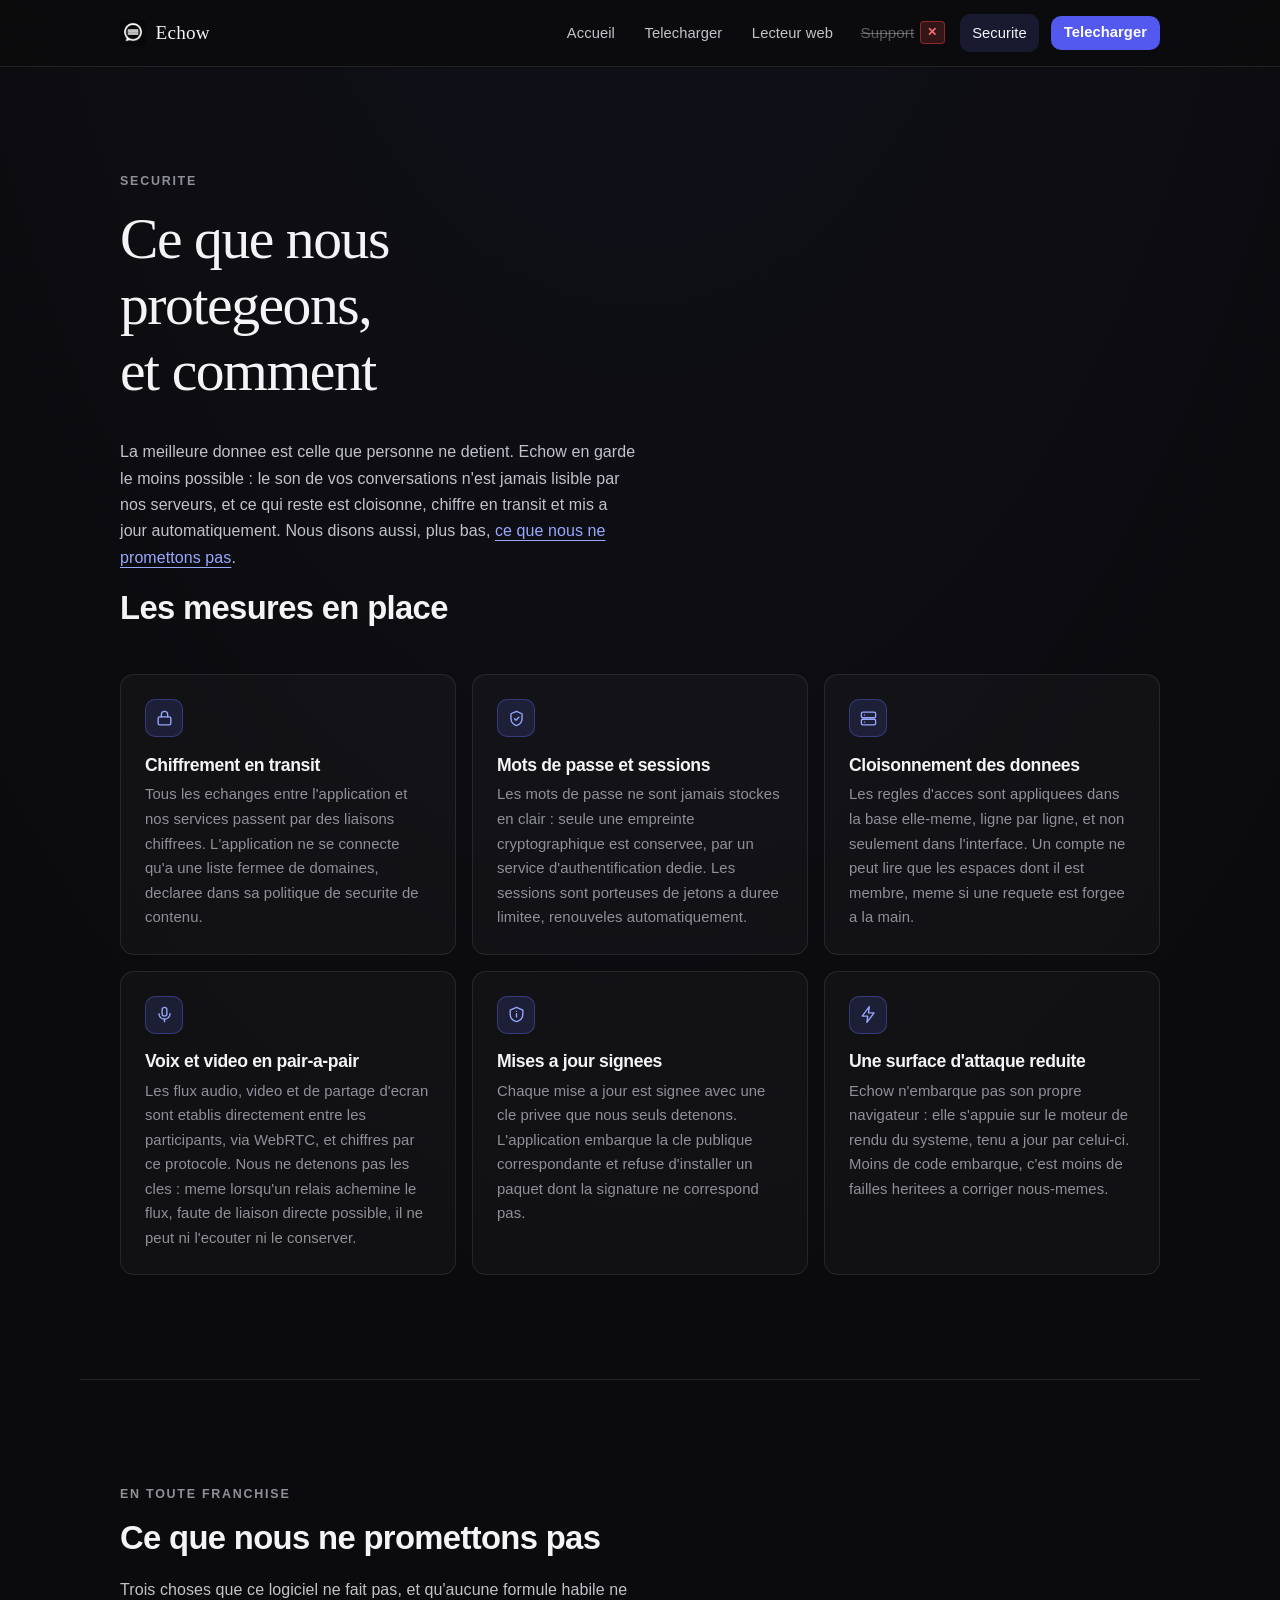
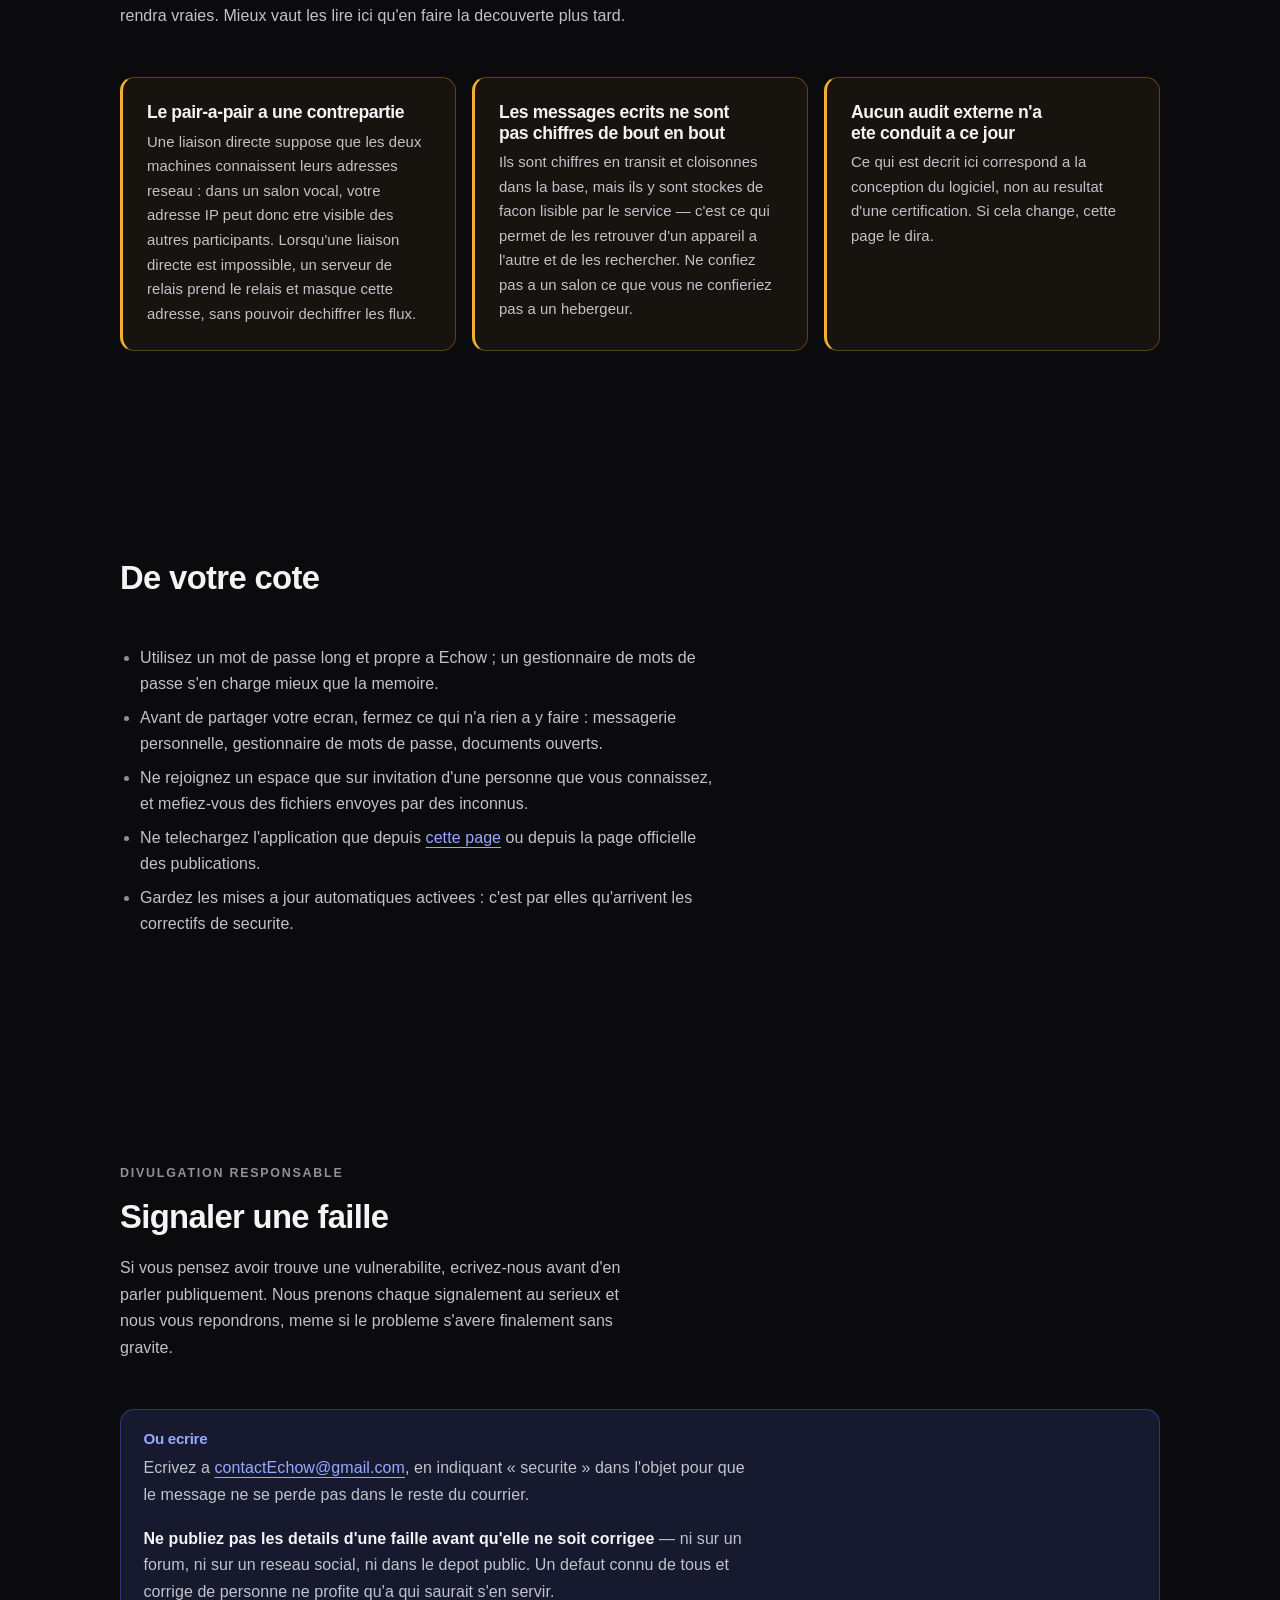
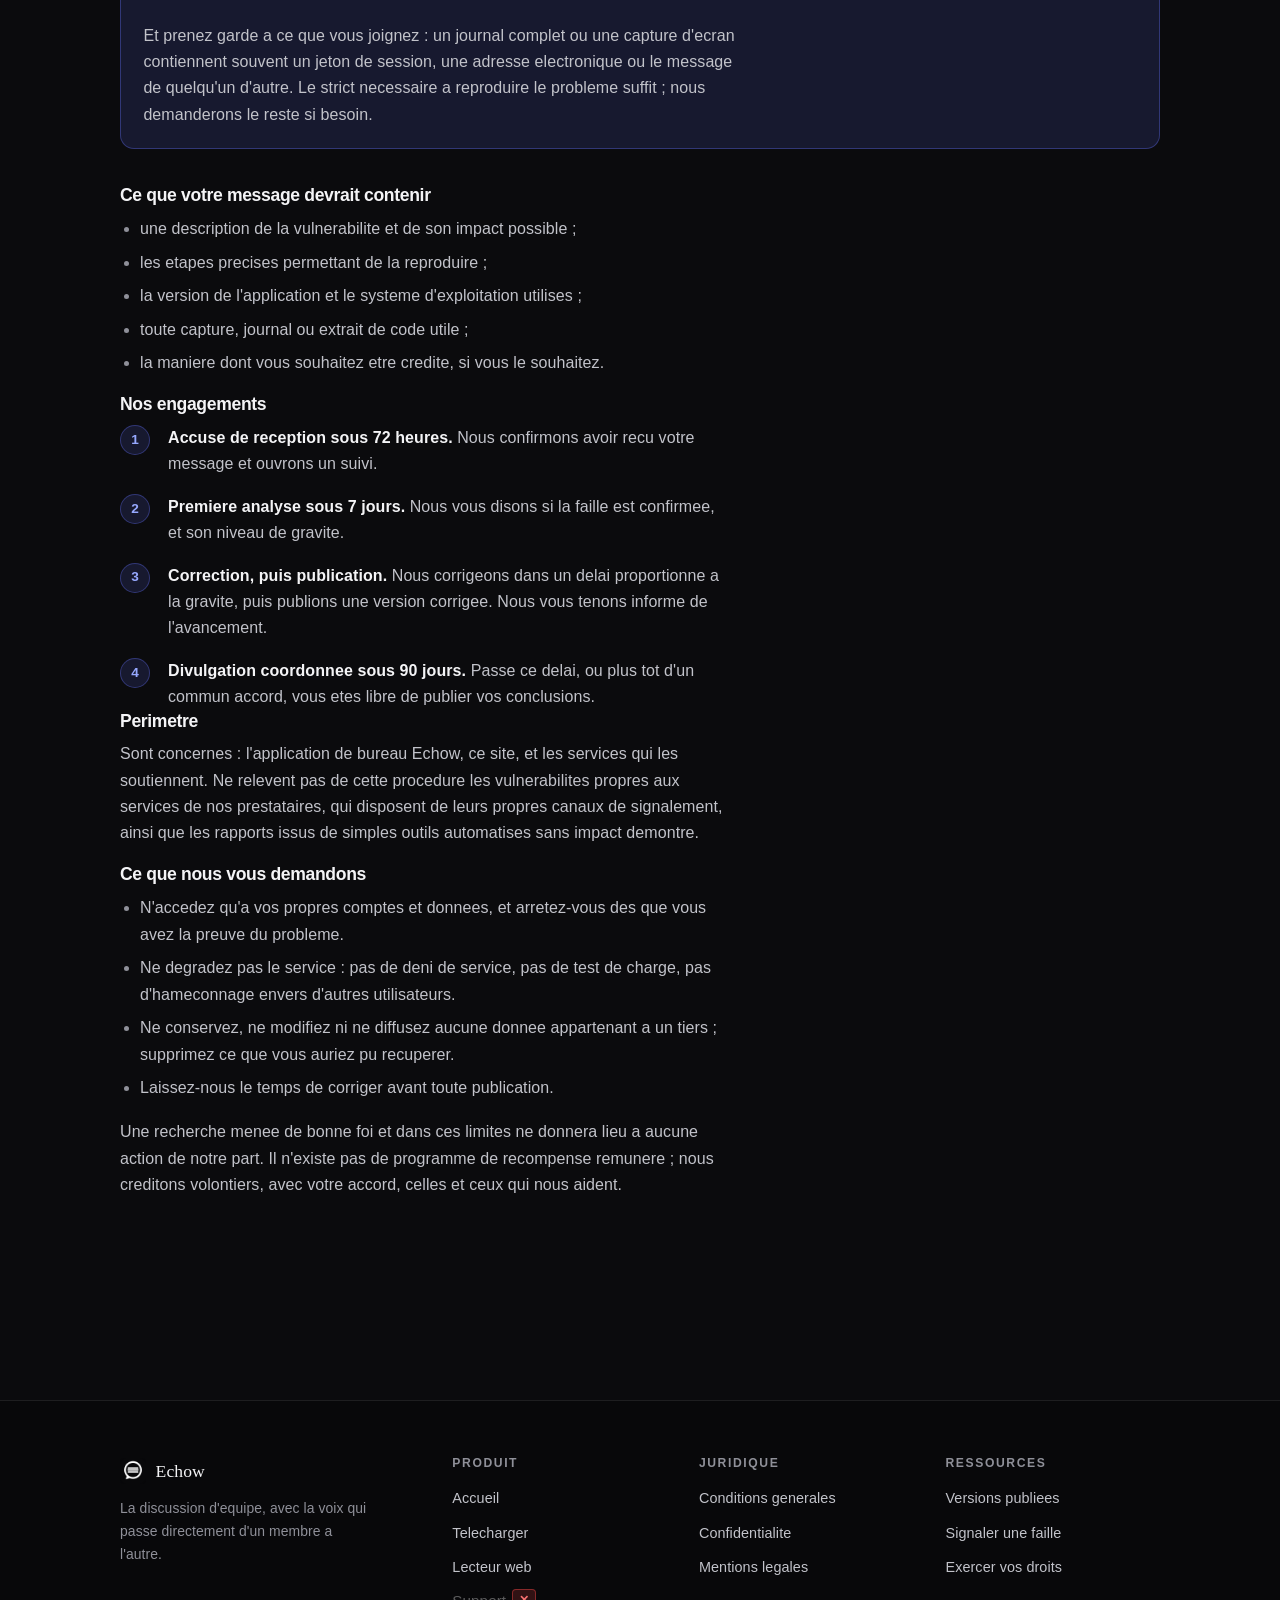
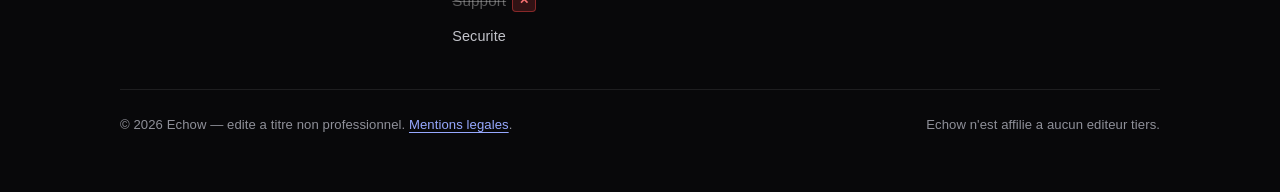
<file: securite.html>
﻿<!DOCTYPE html>
<html lang="fr">
<head>
<meta charset="utf-8">
<meta name="viewport" content="width=device-width, initial-scale=1">
<title>Securite — Echow</title>
<meta name="description" content="Les mesures de securite de Echow : chiffrement en transit, cloisonnement des donnees, mises a jour signees, media en pair-a-pair. Et comment nous signaler une faille.">
<meta name="theme-color" content="#0b0b0d">
<link rel="icon" href="assets/Echow-logo.png" type="image/png">
<link rel="stylesheet" href="assets/style.css">
</head>
<body>

<a class="saut-contenu" href="#contenu">Aller au contenu</a>

<header class="entete">
  <div class="enveloppe entete__barre">
    <a class="marque" href="index.html">
      <img class="marque__glyphe" src="assets/Echow-logo.png" alt="" width="26" height="26" decoding="async">
      Echow
    </a>

    <button class="bascule-nav" type="button" aria-expanded="false" aria-controls="nav-principale">
      <svg width="18" height="18" viewBox="0 0 24 24" fill="none" stroke="currentColor" stroke-width="1.8" stroke-linecap="round" aria-hidden="true" focusable="false">
        <path d="M4 7h16M4 12h16M4 17h16"/>
      </svg>
      Menu
    </button>

    <nav class="nav" id="nav-principale" aria-label="Navigation principale">
      <a href="index.html">Accueil</a>
      <a href="telecharger.html">Telecharger</a>
      <a href="player.html">Lecteur web</a>
      <span class="nav__item-indisponible" title="Support actuellement indisponible"><span class="texte-barre">Support</span> <span class="badge-croix">✕</span></span>
      <a href="securite.html" aria-current="page">Securite</a>
      <a class="bouton bouton--principal" href="https://github.com/zyko144/Echow/releases/latest/download/Echow-setup.exe">Telecharger</a>
    </nav>
  </div>
</header>

<main id="contenu">

  <section class="enveloppe section">
    <div class="section__intro">
      <span class="surtitre">Securite</span>
      <h1>Ce que nous protegeons, et comment</h1>
      <p>
        La meilleure donnee est celle que personne ne detient. Echow en garde
        le moins possible : le son de vos conversations n'est jamais lisible par
        nos serveurs, et ce qui reste est cloisonne, chiffre en transit et mis a
        jour automatiquement. Nous disons aussi, plus bas,
        <a href="#limites">ce que nous ne promettons pas</a>.
      </p>
      <h2 id="titre-mesures">Les mesures en place</h2>
    </div>

    <div class="grille grille--2" data-apparition>

      <article class="carte">
        <div class="carte__icone" aria-hidden="true">
          <svg viewBox="0 0 24 24" fill="none" stroke="currentColor" stroke-width="1.7" stroke-linecap="round" stroke-linejoin="round" focusable="false">
            <rect x="4" y="10" width="16" height="10" rx="2"/><path d="M8 10V7a4 4 0 0 1 8 0v3"/>
          </svg>
        </div>
        <h3>Chiffrement en transit</h3>
        <p>Tous les echanges entre l'application et nos services passent par des liaisons chiffrees. L'application ne se connecte qu'a une liste fermee de domaines, declaree dans sa politique de securite de contenu.</p>
      </article>

      <article class="carte">
        <div class="carte__icone" aria-hidden="true">
          <svg viewBox="0 0 24 24" fill="none" stroke="currentColor" stroke-width="1.7" stroke-linecap="round" stroke-linejoin="round" focusable="false">
            <path d="M12 3l7 3v6c0 4.4-3 7.7-7 9-4-1.3-7-4.6-7-9V6l7-3Z"/><path d="m9.5 12.2 1.9 1.9 3.6-3.7"/>
          </svg>
        </div>
        <h3>Mots de passe et sessions</h3>
        <p>Les mots de passe ne sont jamais stockes en clair : seule une empreinte cryptographique est conservee, par un service d'authentification dedie. Les sessions sont porteuses de jetons a duree limitee, renouveles automatiquement.</p>
      </article>

      <article class="carte">
        <div class="carte__icone" aria-hidden="true">
          <svg viewBox="0 0 24 24" fill="none" stroke="currentColor" stroke-width="1.7" stroke-linecap="round" stroke-linejoin="round" focusable="false">
            <rect x="3" y="4" width="18" height="7" rx="2"/><rect x="3" y="13" width="18" height="7" rx="2"/><path d="M7 7.5h.01M7 16.5h.01"/>
          </svg>
        </div>
        <h3>Cloisonnement des donnees</h3>
        <p>Les regles d'acces sont appliquees dans la base elle-meme, ligne par ligne, et non seulement dans l'interface. Un compte ne peut lire que les espaces dont il est membre, meme si une requete est forgee a la main.</p>
      </article>

      <article class="carte">
        <div class="carte__icone" aria-hidden="true">
          <svg viewBox="0 0 24 24" fill="none" stroke="currentColor" stroke-width="1.7" stroke-linecap="round" stroke-linejoin="round" focusable="false">
            <rect x="9" y="3" width="6" height="11" rx="3"/><path d="M5 11a7 7 0 0 0 14 0"/><path d="M12 18v3"/>
          </svg>
        </div>
        <h3>Voix et video en pair-a-pair</h3>
        <p>Les flux audio, video et de partage d'ecran sont etablis directement entre les participants, via WebRTC, et chiffres par ce protocole. Nous ne detenons pas les cles : meme lorsqu'un relais achemine le flux, faute de liaison directe possible, il ne peut ni l'ecouter ni le conserver.</p>
      </article>

      <article class="carte">
        <div class="carte__icone" aria-hidden="true">
          <svg viewBox="0 0 24 24" fill="none" stroke="currentColor" stroke-width="1.7" stroke-linecap="round" stroke-linejoin="round" focusable="false">
            <path d="M12 3 4 6.5v5c0 4.5 3.4 8.3 8 9.5 4.6-1.2 8-5 8-9.5v-5L12 3Z"/><path d="M12 11v4"/><path d="M12 8h.01"/>
          </svg>
        </div>
        <h3>Mises a jour signees</h3>
        <p>Chaque mise a jour est signee avec une cle privee que nous seuls detenons. L'application embarque la cle publique correspondante et refuse d'installer un paquet dont la signature ne correspond pas.</p>
      </article>

      <article class="carte">
        <div class="carte__icone" aria-hidden="true">
          <svg viewBox="0 0 24 24" fill="none" stroke="currentColor" stroke-width="1.7" stroke-linecap="round" stroke-linejoin="round" focusable="false">
            <path d="M13 2 4 14h7l-1 8 9-12h-7l1-8Z"/>
          </svg>
        </div>
        <h3>Une surface d'attaque reduite</h3>
        <p>Echow n'embarque pas son propre navigateur : elle s'appuie sur le moteur de rendu du systeme, tenu a jour par celui-ci. Moins de code embarque, c'est moins de failles heritees a corriger nous-memes.</p>
      </article>

    </div>
  </section>

  <!-- Le pendant honnete des promesses ci-dessus. Cette section est traitee
       comme l'egale de « Les mesures en place » : meme rang de titre, meme
       place dans le flux. Une limite releguee en bas de page n'est pas une
       limite annoncee. -->
  <section class="enveloppe section limites" id="limites" aria-labelledby="titre-limites">
    <div class="section__intro">
      <span class="surtitre">En toute franchise</span>
      <h2 id="titre-limites">Ce que nous ne promettons pas</h2>
      <p>
        Trois choses que ce logiciel ne fait pas, et qu'aucune formule habile ne
        rendra vraies. Mieux vaut les lire ici qu'en faire la decouverte plus
        tard.
      </p>
    </div>

    <div class="grille grille--3" data-apparition>

      <article class="carte carte--limite">
        <h3>Le pair-a-pair a une contrepartie</h3>
        <p>
          Une liaison directe suppose que les deux machines connaissent leurs
          adresses reseau : dans un salon vocal, votre adresse IP peut donc etre
          visible des autres participants. Lorsqu'une liaison directe est
          impossible, un serveur de relais prend le relais et masque cette
          adresse, sans pouvoir dechiffrer les flux.
        </p>
      </article>

      <article class="carte carte--limite">
        <h3>Les messages ecrits ne sont pas chiffres de bout en bout</h3>
        <p>
          Ils sont chiffres en transit et cloisonnes dans la base, mais ils y
          sont stockes de facon lisible par le service — c'est ce qui permet de
          les retrouver d'un appareil a l'autre et de les rechercher. Ne confiez
          pas a un salon ce que vous ne confieriez pas a un hebergeur.
        </p>
      </article>

      <article class="carte carte--limite">
        <h3>Aucun audit externe n'a ete conduit a ce jour</h3>
        <p>
          Ce qui est decrit ici correspond a la conception du logiciel, non au
          resultat d'une certification. Si cela change, cette page le dira.
        </p>
      </article>

    </div>
  </section>

  <section class="enveloppe section" aria-labelledby="titre-conseils">
    <div class="section__intro">
      <h2 id="titre-conseils">De votre cote</h2>
    </div>
    <ul>
      <li>Utilisez un mot de passe long et propre a Echow ; un gestionnaire de mots de passe s'en charge mieux que la memoire.</li>
      <li>Avant de partager votre ecran, fermez ce qui n'a rien a y faire : messagerie personnelle, gestionnaire de mots de passe, documents ouverts.</li>
      <li>Ne rejoignez un espace que sur invitation d'une personne que vous connaissez, et mefiez-vous des fichiers envoyes par des inconnus.</li>
      <li>Ne telechargez l'application que depuis <a href="telecharger.html">cette page</a> ou depuis la page officielle des publications.</li>
      <li>Gardez les mises a jour automatiques activees : c'est par elles qu'arrivent les correctifs de securite.</li>
    </ul>
  </section>

  <section class="enveloppe section" aria-labelledby="titre-signaler">
    <div class="section__intro">
      <span class="surtitre">Divulgation responsable</span>
      <h2 id="titre-signaler">Signaler une faille</h2>
      <p>
        Si vous pensez avoir trouve une vulnerabilite, ecrivez-nous avant d'en
        parler publiquement. Nous prenons chaque signalement au serieux et nous
        vous repondrons, meme si le probleme s'avere finalement sans gravite.
      </p>
    </div>

    <div class="encart encart--accent encart--espace" id="signaler">
      <h3 class="encart__titre">Ou ecrire</h3>
      <p>
        Ecrivez a <a href="mailto:contactEchow@gmail.com">contactEchow@gmail.com</a>, en indiquant « securite » dans l'objet pour que le
        message ne se perde pas dans le reste du courrier.
      </p>
      <p>
        <strong>Ne publiez pas les details d'une faille avant qu'elle ne soit
        corrigee</strong> — ni sur un forum, ni sur un reseau social, ni dans le
        depot public. Un defaut connu de tous et corrige de personne ne profite
        qu'a qui saurait s'en servir.
      </p>
      <p>
        Et prenez garde a ce que vous joignez : un journal complet ou une
        capture d'ecran contiennent souvent un jeton de session, une adresse
        electronique ou le message de quelqu'un d'autre. Le strict necessaire a
        reproduire le probleme suffit ; nous demanderons le reste si besoin.
      </p>
    </div>

    <h3>Ce que votre message devrait contenir</h3>
    <ul>
      <li>une description de la vulnerabilite et de son impact possible ;</li>
      <li>les etapes precises permettant de la reproduire ;</li>
      <li>la version de l'application et le systeme d'exploitation utilises ;</li>
      <li>toute capture, journal ou extrait de code utile ;</li>
      <li>la maniere dont vous souhaitez etre credite, si vous le souhaitez.</li>
    </ul>

    <h3>Nos engagements</h3>
    <ol class="etapes" data-apparition>
      <li><strong>Accuse de reception sous 72 heures.</strong> Nous confirmons avoir recu votre message et ouvrons un suivi.</li>
      <li><strong>Premiere analyse sous 7 jours.</strong> Nous vous disons si la faille est confirmee, et son niveau de gravite.</li>
      <li><strong>Correction, puis publication.</strong> Nous corrigeons dans un delai proportionne a la gravite, puis publions une version corrigee. Nous vous tenons informe de l'avancement.</li>
      <li><strong>Divulgation coordonnee sous 90 jours.</strong> Passe ce delai, ou plus tot d'un commun accord, vous etes libre de publier vos conclusions.</li>
    </ol>

    <h3>Perimetre</h3>
    <p>
      Sont concernes : l'application de bureau Echow, ce site, et les services
      qui les soutiennent. Ne relevent pas de cette procedure les vulnerabilites
      propres aux services de nos prestataires, qui disposent de leurs propres
      canaux de signalement, ainsi que les rapports issus de simples outils
      automatises sans impact demontre.
    </p>

    <h3>Ce que nous vous demandons</h3>
    <ul>
      <li>N'accedez qu'a vos propres comptes et donnees, et arretez-vous des que vous avez la preuve du probleme.</li>
      <li>Ne degradez pas le service : pas de deni de service, pas de test de charge, pas d'hameconnage envers d'autres utilisateurs.</li>
      <li>Ne conservez, ne modifiez ni ne diffusez aucune donnee appartenant a un tiers ; supprimez ce que vous auriez pu recuperer.</li>
      <li>Laissez-nous le temps de corriger avant toute publication.</li>
    </ul>
    <p>
      Une recherche menee de bonne foi et dans ces limites ne donnera lieu a
      aucune action de notre part. Il n'existe pas de programme de recompense
      remunere ; nous creditons volontiers, avec votre accord, celles et ceux qui
      nous aident.
    </p>
  </section>

</main>

<footer class="pied">
  <div class="enveloppe">
    <div class="pied__grille">
      <div>
        <a class="pied__marque" href="index.html">
          <img class="marque__glyphe" src="assets/Echow-logo.png" alt="" width="26" height="26" decoding="async">
          Echow
        </a>
        <p class="pied__accroche">La discussion d'equipe, avec la voix qui passe directement d'un membre a l'autre.</p>
      </div>

      <div>
        <h2>Produit</h2>
        <ul>
          <li><a href="index.html">Accueil</a></li>
          <li><a href="telecharger.html">Telecharger</a></li>
          <li><a href="player.html">Lecteur web</a></li>
          <li><span class="nav__item-indisponible" style="padding:0;" title="Support actuellement indisponible"><span class="texte-barre">Support</span> <span class="badge-croix">✕</span></span></li>
          <li><a href="securite.html">Securite</a></li>
        </ul>
      </div>

      <div>
        <h2>Juridique</h2>
        <ul>
          <li><a href="cgu.html">Conditions generales</a></li>
          <li><a href="confidentialite.html">Confidentialite</a></li>
          <li><a href="mentions-legales.html">Mentions legales</a></li>
        </ul>
      </div>

      <div>
        <h2>Ressources</h2>
        <ul>
          <li><a href="https://github.com/zyko144/Echow/releases/latest">Versions publiees</a></li>
          <li><a href="securite.html#signaler">Signaler une faille</a></li>
          <li><a href="confidentialite.html#droits">Exercer vos droits</a></li>
        </ul>
      </div>
    </div>

    <div class="pied__bas">
      <p>&copy; <span data-annee>2026</span> Echow — edite a titre non professionnel. <a href="mentions-legales.html">Mentions legales</a>.</p>
      <p>Echow n'est affilie a aucun editeur tiers.</p>
    </div>
  </div>
</footer>

<script src="assets/site.js"></script>
</body>
</html>
</file>
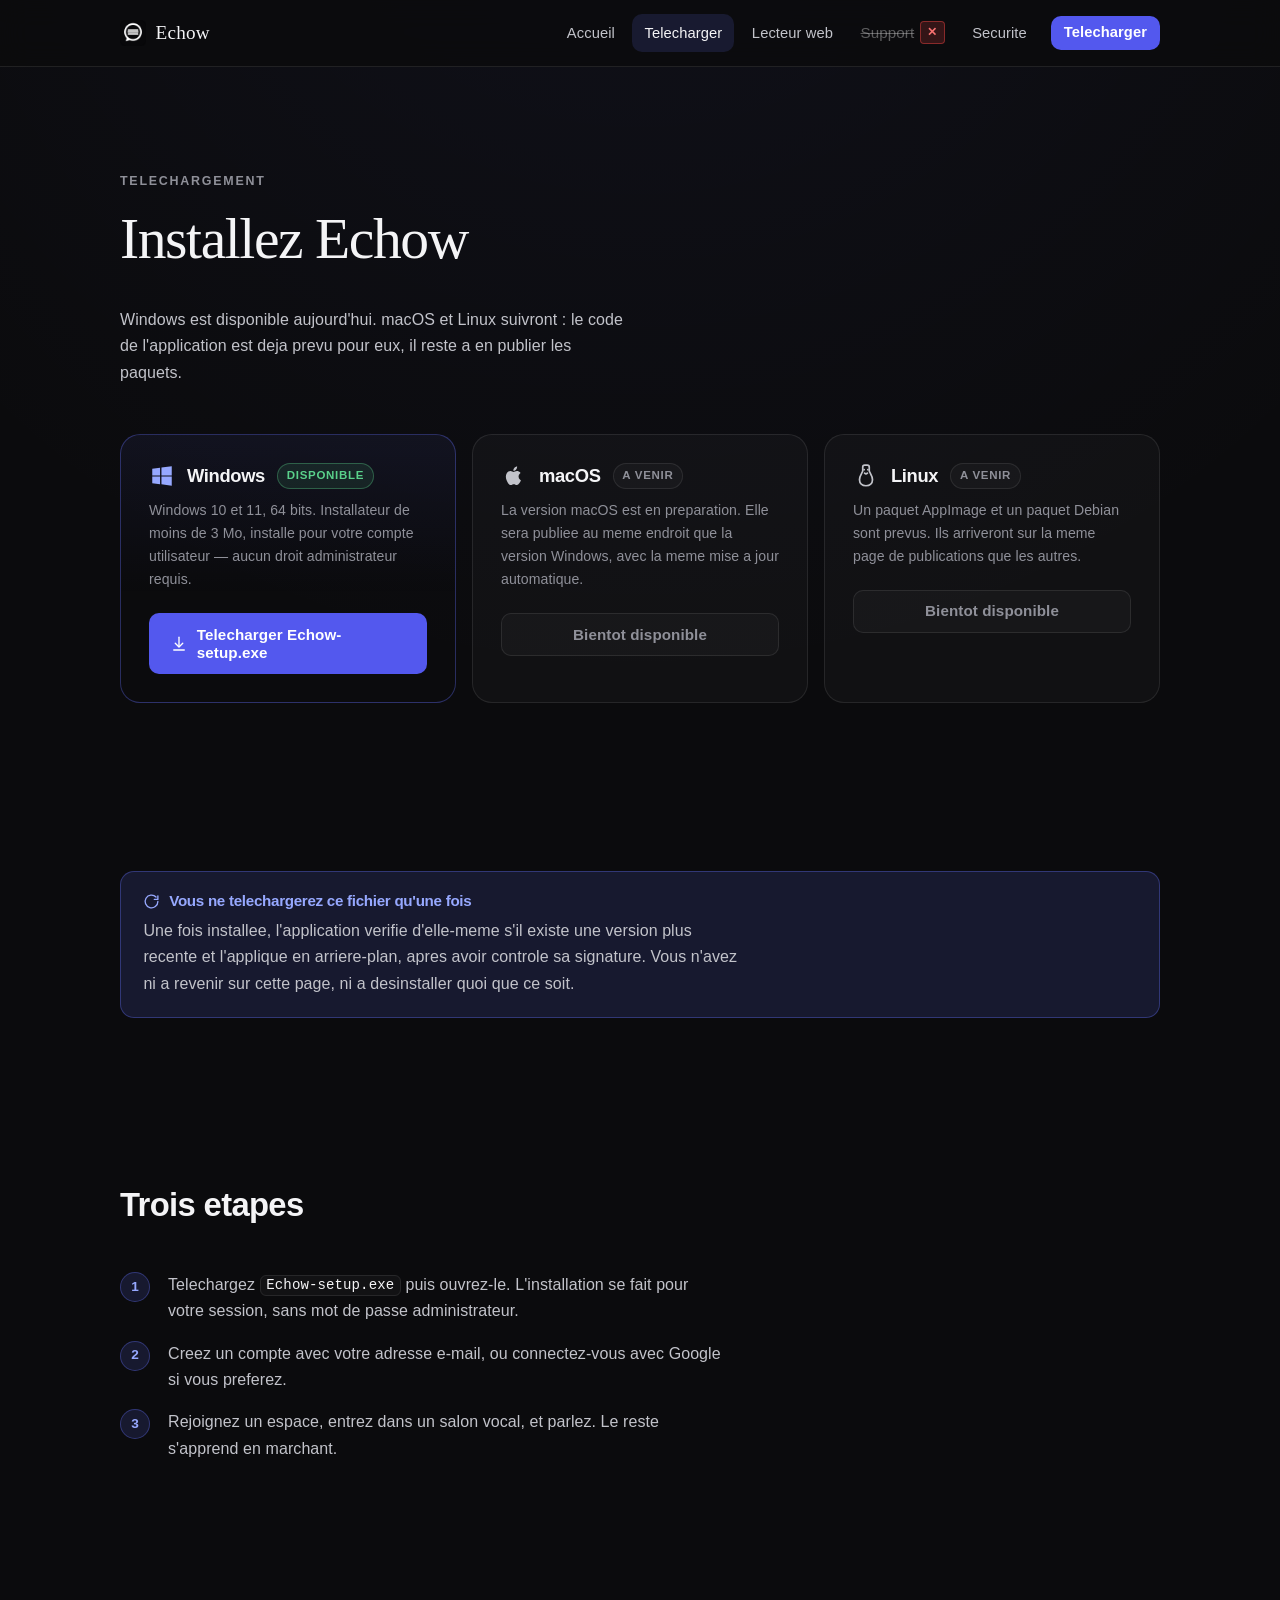
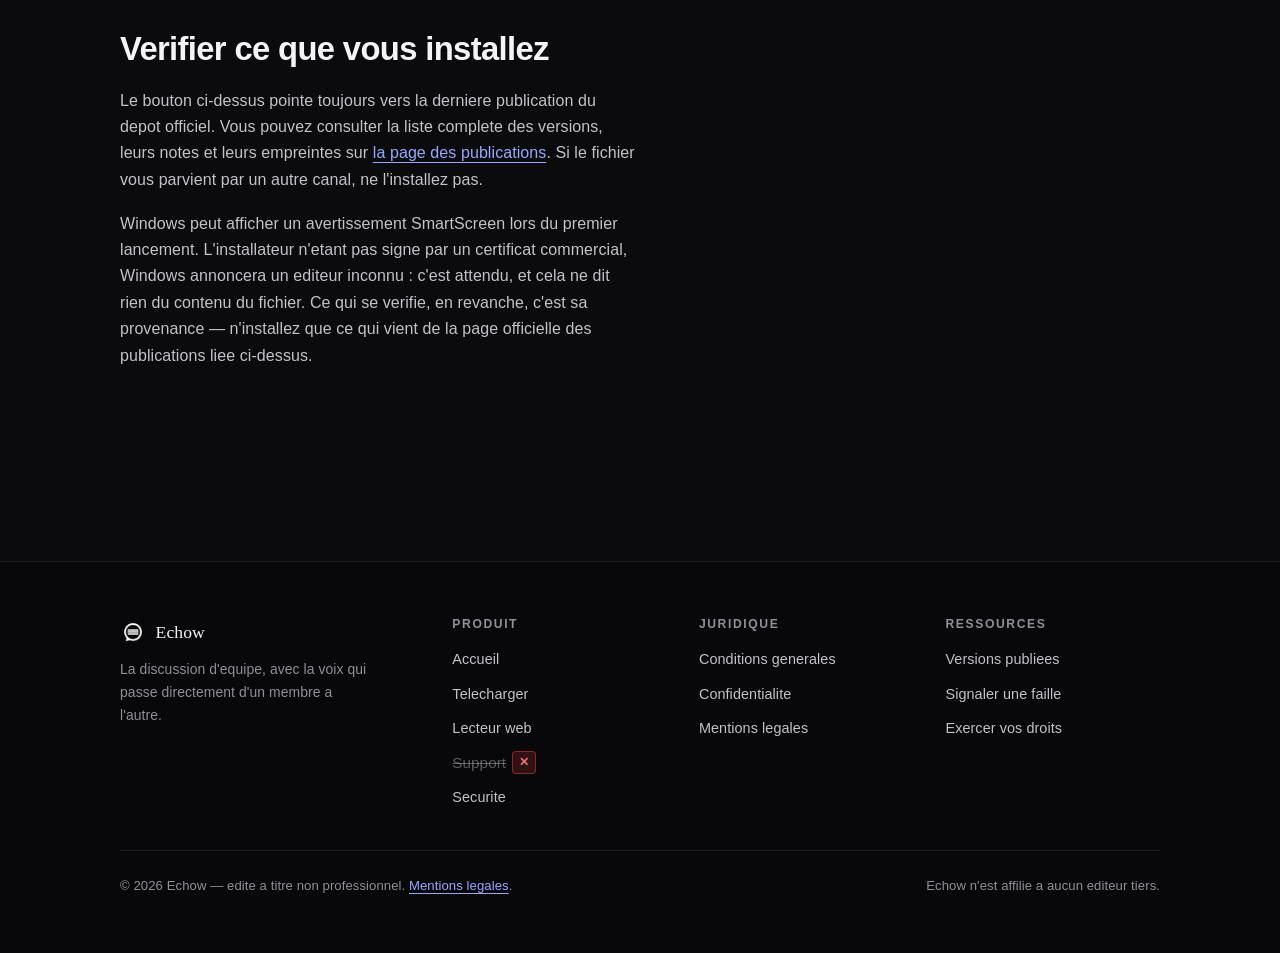
<file: telecharger.html>
﻿<!DOCTYPE html>
<html lang="fr">
<head>
<meta charset="utf-8">
<meta name="viewport" content="width=device-width, initial-scale=1">
<title>Telecharger Echow — Echow</title>
<meta name="description" content="Telechargez Echow pour Windows : un installateur de moins de 3 Mo qui se met a jour tout seul. Les versions macOS et Linux sont en preparation.">
<meta name="theme-color" content="#0b0b0d">
<link rel="icon" href="assets/Echow-logo.png" type="image/png">
<link rel="stylesheet" href="assets/style.css">
</head>
<body>

<a class="saut-contenu" href="#contenu">Aller au contenu</a>

<header class="entete">
  <div class="enveloppe entete__barre">
    <a class="marque" href="index.html">
      <img class="marque__glyphe" src="assets/Echow-logo.png" alt="" width="26" height="26" decoding="async">
      Echow
    </a>

    <button class="bascule-nav" type="button" aria-expanded="false" aria-controls="nav-principale">
      <svg width="18" height="18" viewBox="0 0 24 24" fill="none" stroke="currentColor" stroke-width="1.8" stroke-linecap="round" aria-hidden="true" focusable="false">
        <path d="M4 7h16M4 12h16M4 17h16"/>
      </svg>
      Menu
    </button>

    <nav class="nav" id="nav-principale" aria-label="Navigation principale">
      <a href="index.html">Accueil</a>
      <a href="telecharger.html" aria-current="page">Telecharger</a>
      <a href="player.html">Lecteur web</a>
      <span class="nav__item-indisponible" title="Support actuellement indisponible"><span class="texte-barre">Support</span> <span class="badge-croix">✕</span></span>
      <a href="securite.html">Securite</a>
      <a class="bouton bouton--principal" href="https://github.com/zyko144/Echow/releases/latest/download/Echow-setup.exe">Telecharger</a>
    </nav>
  </div>
</header>

<main id="contenu">

  <section class="enveloppe section">
    <div class="section__intro">
      <span class="surtitre">Telechargement</span>
      <h1>Installez Echow</h1>
      <p>
        Windows est disponible aujourd'hui. macOS et Linux suivront : le code de
        l'application est deja prevu pour eux, il reste a en publier les paquets.
      </p>
    </div>

    <div class="grille grille--3" data-apparition>

      <!-- ── Windows : la seule plateforme reellement publiee ── -->
      <article class="carte-os carte-os--phare">
        <div class="carte-os__entete">
          <svg class="carte-os__logo" viewBox="0 0 24 24" fill="currentColor" aria-hidden="true" focusable="false">
            <path d="M3 5.4 10.2 4.4v7.1H3V5.4Zm8.5-1.2L21 3v8.5h-9.5V4.2ZM3 12.5h7.2v7.1L3 18.6v-6.1Zm8.5 0H21V21l-9.5-1.3v-7.2Z"/>
          </svg>
          <h2>Windows</h2>
          <span class="etiquette etiquette--dispo">Disponible</span>
        </div>
        <p class="carte-os__detail">Windows 10 et 11, 64 bits. Installateur de moins de 3 Mo, installe pour votre compte utilisateur — aucun droit administrateur requis.</p>
        <a class="bouton bouton--principal" href="https://github.com/zyko144/Echow/releases/latest/download/Echow-setup.exe">
          <svg class="bouton__icone" viewBox="0 0 24 24" fill="none" stroke="currentColor" stroke-width="1.8" stroke-linecap="round" stroke-linejoin="round" aria-hidden="true" focusable="false">
            <path d="M12 3v12"/><path d="m7 11 5 5 5-5"/><path d="M5 20h14"/>
          </svg>
          Telecharger Echow-setup.exe
        </a>
      </article>

      <!-- ── macOS ── -->
      <article class="carte-os">
        <div class="carte-os__entete">
          <svg class="carte-os__logo" viewBox="0 0 24 24" fill="currentColor" aria-hidden="true" focusable="false">
            <path d="M16.2 12.5c0-2.2 1.8-3.2 1.9-3.3-1-1.5-2.6-1.7-3.2-1.8-1.4-.1-2.7.8-3.3.8-.7 0-1.7-.8-2.8-.8-1.5 0-2.8.9-3.6 2.2-1.5 2.6-.4 6.5 1.1 8.6.7 1 1.6 2.2 2.7 2.2 1.1 0 1.5-.7 2.8-.7s1.7.7 2.8.7c1.2 0 1.9-1 2.6-2.1.8-1.2 1.2-2.3 1.2-2.4-.1 0-2.2-.9-2.2-3.4ZM14 5.9c.6-.7 1-1.7.9-2.7-.9 0-2 .6-2.6 1.3-.5.6-1 1.6-.9 2.6 1 .1 2-.5 2.6-1.2Z"/>
          </svg>
          <h2>macOS</h2>
          <span class="etiquette">A venir</span>
        </div>
        <p class="carte-os__detail">La version macOS est en preparation. Elle sera publiee au meme endroit que la version Windows, avec la meme mise a jour automatique.</p>
        <span class="bouton" aria-disabled="true">Bientot disponible</span>
      </article>

      <!-- ── Linux ── -->
      <article class="carte-os">
        <div class="carte-os__entete">
          <svg class="carte-os__logo" viewBox="0 0 24 24" fill="none" stroke="currentColor" stroke-width="1.6" stroke-linecap="round" stroke-linejoin="round" aria-hidden="true" focusable="false">
            <path d="M9 3.8c0-1 .8-1.8 1.8-1.8h2.4c1 0 1.8.8 1.8 1.8v3.4c0 1.4 3 4.2 3 8.3 0 3.3-2.4 5.5-6 5.5s-6-2.2-6-5.5c0-4.1 3-6.9 3-8.3V3.8Z"/>
            <path d="M10.3 6.2h.01M13.7 6.2h.01"/>
            <path d="M10.7 9.4c.8.7 1.8.7 2.6 0"/>
          </svg>
          <h2>Linux</h2>
          <span class="etiquette">A venir</span>
        </div>
        <p class="carte-os__detail">Un paquet AppImage et un paquet Debian sont prevus. Ils arriveront sur la meme page de publications que les autres.</p>
        <span class="bouton" aria-disabled="true">Bientot disponible</span>
      </article>

    </div>
  </section>

  <section class="enveloppe section--serre" aria-labelledby="titre-maj">
    <div class="encart encart--accent" data-apparition>
      <h2 class="encart__titre" id="titre-maj">
        <svg width="17" height="17" viewBox="0 0 24 24" fill="none" stroke="currentColor" stroke-width="1.9" stroke-linecap="round" stroke-linejoin="round" aria-hidden="true" focusable="false">
          <path d="M21 12a9 9 0 1 1-2.6-6.4"/><path d="M21 4v5h-5"/>
        </svg>
        Vous ne telechargerez ce fichier qu'une fois
      </h2>
      <p>
        Une fois installee, l'application verifie d'elle-meme s'il existe une
        version plus recente et l'applique en arriere-plan, apres avoir controle
        sa signature. Vous n'avez ni a revenir sur cette page, ni a desinstaller
        quoi que ce soit.
      </p>
    </div>
  </section>

  <section class="enveloppe section" aria-labelledby="titre-etapes">
    <div class="section__intro">
      <h2 id="titre-etapes">Trois etapes</h2>
    </div>
    <ol class="etapes" data-apparition>
      <li>Telechargez <code>Echow-setup.exe</code> puis ouvrez-le. L'installation se fait pour votre session, sans mot de passe administrateur.</li>
      <li>Creez un compte avec votre adresse e-mail, ou connectez-vous avec Google si vous preferez.</li>
      <li>Rejoignez un espace, entrez dans un salon vocal, et parlez. Le reste s'apprend en marchant.</li>
    </ol>
  </section>

  <section class="enveloppe section section--serre" aria-labelledby="titre-verifier">
    <div class="section__intro">
      <h2 id="titre-verifier">Verifier ce que vous installez</h2>
      <p>
        Le bouton ci-dessus pointe toujours vers la derniere publication du depot
        officiel. Vous pouvez consulter la liste complete des versions, leurs
        notes et leurs empreintes sur
        <a href="https://github.com/zyko144/Echow/releases/latest">la page des publications</a>.
        Si le fichier vous parvient par un autre canal, ne l'installez pas.
      </p>
      <p>
        Windows peut afficher un avertissement SmartScreen lors du premier lancement. L'installateur n'etant pas signe par un certificat commercial, Windows annoncera un editeur inconnu : c'est attendu, et cela ne dit rien du contenu du fichier. Ce qui se verifie, en revanche, c'est sa provenance — n'installez que ce qui vient de la page officielle des publications liee ci-dessus.
      </p>
    </div>
  </section>

</main>

<footer class="pied">
  <div class="enveloppe">
    <div class="pied__grille">
      <div>
        <a class="pied__marque" href="index.html">
          <img class="marque__glyphe" src="assets/Echow-logo.png" alt="" width="26" height="26" decoding="async">
          Echow
        </a>
        <p class="pied__accroche">La discussion d'equipe, avec la voix qui passe directement d'un membre a l'autre.</p>
      </div>

      <div>
        <h2>Produit</h2>
        <ul>
          <li><a href="index.html">Accueil</a></li>
          <li><a href="telecharger.html">Telecharger</a></li>
          <li><a href="player.html">Lecteur web</a></li>
          <li><span class="nav__item-indisponible" style="padding:0;" title="Support actuellement indisponible"><span class="texte-barre">Support</span> <span class="badge-croix">✕</span></span></li>
          <li><a href="securite.html">Securite</a></li>
        </ul>
      </div>

      <div>
        <h2>Juridique</h2>
        <ul>
          <li><a href="cgu.html">Conditions generales</a></li>
          <li><a href="confidentialite.html">Confidentialite</a></li>
          <li><a href="mentions-legales.html">Mentions legales</a></li>
        </ul>
      </div>

      <div>
        <h2>Ressources</h2>
        <ul>
          <li><a href="https://github.com/zyko144/Echow/releases/latest">Versions publiees</a></li>
          <li><a href="securite.html#signaler">Signaler une faille</a></li>
          <li><a href="confidentialite.html#droits">Exercer vos droits</a></li>
        </ul>
      </div>
    </div>

    <div class="pied__bas">
      <p>&copy; <span data-annee>2026</span> Echow — edite a titre non professionnel. <a href="mentions-legales.html">Mentions legales</a>.</p>
      <p>Echow n'est affilie a aucun editeur tiers.</p>
    </div>
  </div>
</footer>

<script src="assets/site.js"></script>
</body>
</html>
</file>
<file: assets/style.css>
/* ==========================================================================
   Qualityz — feuille de style unique du site vitrine

   Un seul fichier, aucune dependance externe : Vercel sert le dossier tel
   quel. Les couleurs reprennent l'identite du site existant (fond tres
   sombre) et l'accent indigo de l'application, sans halo ni degrade sature :
   le site doit rester lisible longtemps, pas seulement trois secondes.
   ========================================================================== */

/* --------------------------------------------------------------- Jetons ---
   Les valeurs sont definies une fois sur :root. Le site est sombre par
   defaut et le reste : il n'existe pas de theme clair a basculer, donc aucune
   couleur n'est enfermee dans un bloc conditionnel. */

:root {
  /* Fonds, du plus profond au plus haut */
  --bg: #0b0b0d;
  --bg-sunken: #08080a;
  --bg-raised: #131316;
  --surface: rgba(255, 255, 255, 0.028);
  --surface-hover: rgba(255, 255, 255, 0.055);

  /* Filets et bordures */
  --border: rgba(255, 255, 255, 0.09);
  --border-strong: rgba(255, 255, 255, 0.17);

  /* Texte — les trois niveaux passent le contraste AA sur --bg */
  --text: #f4f4f6;
  --text-2: #c2c3ca;
  --text-3: #8f9099;

  /* ------------------------------------------------------------------ Accent
     L'indigo de l'application, repris tel quel de `src/styles/tokens.css`.
     Il vit en deux valeurs, comme demande : le fonce porte les aplats et les
     boutons, le clair porte les liens, les icones et les accents de texte.

     Un bleu ne se comporte pas comme l'or qu'il remplace : l'or etait a la
     fois assez clair pour servir de texte sur fond sombre et assez sature
     pour recevoir du texte noir. L'indigo, lui, doit se dedoubler, sans quoi
     l'un des deux usages tombe sous le seuil de contraste. D'ou la paire
     `--accent-aplat` / `--accent-clair`.

     Les hexadecimaux ci-dessous sont la conversion exacte des valeurs OKLCH
     reprises plus bas dans un bloc `@supports`. Ils servent de repli : une
     propriete personnalisee ne sait pas retomber toute seule sur une
     declaration precedente, donc l'OKLCH ne peut pas etre pose ici. */

  --accent: #6570ff;               /* oklch(62% 0.22 275) — identite, 4.97:1 sur le fond */
  --accent-clair: #96a8ff;         /* oklch(76% 0.15 275) — liens et texte, 8.72:1 */
  --accent-clair-vif: #b4c4ff;     /* survol d'un lien, 11.5:1 */
  --accent-aplat: #5358ee;         /* oklch(55% 0.22 275) — fond des boutons, blanc dessus 5.23:1 */
  --accent-aplat-survol: #5b62f9;  /* oklch(58% 0.22 275) — survol, blanc dessus 4.59:1 */
  --accent-soft: rgba(101, 112, 255, 0.14);
  --accent-line: rgba(101, 112, 255, 0.34);
  --on-accent: #ffffff;

  /* Etats */
  --ok: #5ad18b;
  --warn: #f0b232;

  /* Typographie : piles systeme uniquement, aucune police telechargee */
  --font-sans: -apple-system, BlinkMacSystemFont, 'Segoe UI', Roboto,
    'Helvetica Neue', Arial, 'Noto Sans', sans-serif;
  --font-display: 'Playfair Display', 'Cinzel', Cambria, Georgia,
    'Times New Roman', serif;
  --font-mono: ui-monospace, 'Cascadia Mono', 'Segoe UI Mono', Consolas,
    'SF Mono', Menlo, monospace;

  /* Rythme vertical et rayons */
  --radius-sm: 10px;
  --radius: 14px;
  --radius-lg: 20px;
  --radius-xl: 28px;

  --shell: 1120px;
  --gutter: clamp(1.25rem, 5vw, 2.5rem);

  --ease: cubic-bezier(0.2, 0.8, 0.3, 1);

  color-scheme: dark;
}

/* Sur les navigateurs qui savent lire l'OKLCH — c'est-a-dire a peu pres tous
   aujourd'hui — on repose les memes teintes dans l'espace ou l'application les
   definit. Les deux ecritures donnent le meme rendu ; celle-ci a l'avantage de
   se comparer ligne a ligne avec `src/styles/tokens.css`. */
@supports (color: oklch(62% 0.22 275)) {
  :root {
    --accent: oklch(62% 0.22 275);
    --accent-clair: oklch(76% 0.15 275);
    --accent-clair-vif: oklch(84% 0.12 275);
    --accent-aplat: oklch(55% 0.22 275);
    --accent-aplat-survol: oklch(58% 0.22 275);
  }
}

/* ------------------------------------------------------------- Socle ----- */

*,
*::before,
*::after {
  box-sizing: border-box;
}

html {
  -webkit-text-size-adjust: 100%;
  scroll-behavior: smooth;
}

body {
  margin: 0;
  background: var(--bg);
  color: var(--text);
  font-family: var(--font-sans);
  font-size: 1rem;
  line-height: 1.65;
  letter-spacing: 0.005em;
  -webkit-font-smoothing: antialiased;
  text-rendering: optimizeLegibility;
  /* Voile tres doux en haut de page : pose la profondeur sans degrade visible.
     Volontairement pas `background-attachment: fixed` — le voile doit rester
     en haut du document, pas suivre la fenetre, et un fond fixe se repeint a
     chaque defilement sur les pages longues comme le centre d'aide. */
  background-image: radial-gradient(
    120% 60% at 50% -10%,
    rgba(101, 112, 255, 0.06),
    transparent 62%
  );
  background-repeat: no-repeat;
}

img,
svg {
  max-width: 100%;
}

img {
  height: auto;
}

/* --------------------------------------------------------- Typographie --- */

h1,
h2,
h3,
h4 {
  margin: 0 0 0.6em;
  line-height: 1.15;
  letter-spacing: -0.02em;
  font-weight: 600;
  color: var(--text);
  text-wrap: balance;
}

h1 {
  font-family: var(--font-display);
  font-weight: 500;
  font-size: clamp(2.15rem, 5.4vw, 3.6rem);
  letter-spacing: -0.025em;
}

h2 {
  font-size: clamp(1.5rem, 3vw, 2.05rem);
}

h3 {
  font-size: 1.1rem;
}

h4 {
  font-size: 0.98rem;
}

p {
  margin: 0 0 1.1em;
  color: var(--text-2);
  max-width: 68ch;
}

a {
  color: var(--accent-clair);
  text-underline-offset: 0.22em;
  text-decoration-thickness: 1px;
}

a:hover {
  color: var(--accent-clair-vif);
}

strong {
  color: var(--text);
  font-weight: 600;
}

code {
  font-family: var(--font-mono);
  font-size: 0.88em;
  padding: 0.1em 0.4em;
  border-radius: 6px;
  background: var(--surface);
  border: 1px solid var(--border);
  color: var(--text);
  overflow-wrap: anywhere;
}

ul,
ol {
  color: var(--text-2);
  padding-left: 1.25em;
  margin: 0 0 1.1em;
  max-width: 68ch;
}

li {
  margin-bottom: 0.45em;
}

li::marker {
  color: var(--text-3);
}

hr {
  border: 0;
  border-top: 1px solid var(--border);
  margin: 3rem 0;
}

/* ------------------------------------------------------- Accessibilite --- */

:focus-visible {
  outline: 2px solid var(--accent);
  outline-offset: 3px;
  border-radius: 4px;
}

.saut-contenu {
  position: absolute;
  left: 50%;
  top: 0;
  transform: translate(-50%, -120%);
  z-index: 100;
  padding: 0.7rem 1.2rem;
  background: var(--accent-aplat);
  color: var(--on-accent);
  font-weight: 600;
  border-radius: 0 0 var(--radius-sm) var(--radius-sm);
  text-decoration: none;
  transition: transform 0.18s var(--ease);
}

.saut-contenu:focus {
  transform: translate(-50%, 0);
  color: var(--on-accent);
}

.visuellement-cache {
  position: absolute;
  width: 1px;
  height: 1px;
  padding: 0;
  margin: -1px;
  overflow: hidden;
  clip: rect(0 0 0 0);
  clip-path: inset(50%);
  white-space: nowrap;
  border: 0;
}

/* -------------------------------------------------------- Mise en page --- */

.enveloppe {
  width: 100%;
  max-width: var(--shell);
  margin-inline: auto;
  padding-inline: var(--gutter);
}

.section {
  padding-block: clamp(3.5rem, 9vw, 6.5rem);
}

.section--serre {
  padding-block: clamp(2.5rem, 6vw, 4rem);
}

.section__intro {
  max-width: 58ch;
  margin-bottom: clamp(2rem, 4vw, 3rem);
}

.surtitre {
  display: block;
  font-size: 0.78rem;
  font-weight: 600;
  letter-spacing: 0.14em;
  text-transform: uppercase;
  color: var(--text-3);
  margin-bottom: 0.9rem;
}

/* ------------------------------------------------------------ En-tete ---- */

.entete {
  position: sticky;
  top: 0;
  z-index: 50;
  background: rgba(11, 11, 13, 0.82);
  backdrop-filter: blur(14px);
  -webkit-backdrop-filter: blur(14px);
  border-bottom: 1px solid var(--border);
}

.entete__barre {
  display: flex;
  align-items: center;
  gap: 1rem;
  min-height: 66px;
}

.marque {
  display: inline-flex;
  align-items: center;
  gap: 0.6rem;
  color: var(--text);
  text-decoration: none;
  font-family: var(--font-display);
  font-size: 1.2rem;
  letter-spacing: 0.01em;
  margin-right: auto;
}

/* Le vrai logo de l'application : une vague bleue dans une bulle. C'est une
   image et non un trace en ligne, donc `currentColor` n'a plus de prise —
   ses couleurs lui appartiennent, et elles tombent deja juste sur le fond. */
.marque__glyphe {
  width: 26px;
  height: 26px;
  flex: none;
  object-fit: contain;
}

.marque:hover {
  color: var(--text);
}

.nav {
  display: flex;
  align-items: center;
  gap: 0.35rem;
}

.nav a {
  display: inline-block;
  padding: 0.45rem 0.75rem;
  border-radius: var(--radius-sm);
  color: var(--text-2);
  text-decoration: none;
  font-size: 0.92rem;
  transition: color 0.15s var(--ease), background 0.15s var(--ease);
}

.nav a:hover {
  color: var(--text);
  background: var(--surface-hover);
}

.nav a[aria-current='page'] {
  color: var(--text);
  background: var(--accent-soft);
}

/* Le bouton d'appel vit dans la meme <nav> : il descend donc dans le panneau
   sur petit ecran, sans etre duplique dans le balisage. La specificite doit
   depasser celle de `.nav a`, qui impose sinon la couleur du texte. */
.nav .bouton {
  margin-left: 0.4rem;
}

.nav a.bouton--principal,
.nav a.bouton--principal:hover {
  color: var(--on-accent);
}

.nav a.bouton--principal {
  background: var(--accent-aplat);
}

.nav a.bouton--principal:hover {
  background: var(--accent-aplat-survol);
}

.bascule-nav {
  display: none;
  align-items: center;
  gap: 0.5rem;
  padding: 0.5rem 0.8rem;
  background: var(--surface);
  border: 1px solid var(--border);
  border-radius: var(--radius-sm);
  color: var(--text);
  font: inherit;
  font-size: 0.9rem;
  cursor: pointer;
}

.bascule-nav:hover {
  background: var(--surface-hover);
}

/* ------------------------------------------------------------ Boutons ---- */

.bouton {
  display: inline-flex;
  align-items: center;
  justify-content: center;
  gap: 0.55rem;
  padding: 0.72rem 1.25rem;
  border-radius: var(--radius-sm);
  border: 1px solid transparent;
  font-family: inherit;
  font-size: 0.95rem;
  font-weight: 600;
  line-height: 1.2;
  text-decoration: none;
  cursor: pointer;
  transition: transform 0.15s var(--ease), background 0.15s var(--ease),
    border-color 0.15s var(--ease);
}

.bouton:active {
  transform: translateY(1px);
}

.bouton--principal {
  background: var(--accent-aplat);
  color: var(--on-accent);
}

.bouton--principal:hover {
  background: var(--accent-aplat-survol);
  color: var(--on-accent);
}

.bouton--secondaire {
  background: var(--surface);
  border-color: var(--border-strong);
  color: var(--text);
}

.bouton--secondaire:hover {
  background: var(--surface-hover);
  color: var(--text);
}

.bouton--grand {
  padding: 0.95rem 1.7rem;
  font-size: 1.03rem;
}

.bouton[aria-disabled='true'] {
  background: var(--surface);
  border-color: var(--border);
  color: var(--text-3);
  cursor: not-allowed;
}

.bouton[aria-disabled='true']:active {
  transform: none;
}

.bouton__icone {
  width: 18px;
  height: 18px;
  flex: none;
}

.groupe-boutons {
  display: flex;
  flex-wrap: wrap;
  gap: 0.75rem;
  align-items: center;
}

/* -------------------------------------------------------------- Heros ---- */

.heros {
  padding-top: clamp(3rem, 8vw, 5.5rem);
  padding-bottom: clamp(3rem, 8vw, 5rem);
}

.heros__grille {
  display: grid;
  grid-template-columns: minmax(0, 1.02fr) minmax(0, 0.98fr);
  gap: clamp(2rem, 5vw, 4rem);
  align-items: center;
}

.heros__titre {
  margin-bottom: 1.1rem;
}

.heros__accroche {
  font-size: clamp(1.02rem, 1.6vw, 1.16rem);
  color: var(--text-2);
  max-width: 46ch;
}

.heros__note {
  margin-top: 1.1rem;
  font-size: 0.87rem;
  color: var(--text-3);
}

.pastille {
  display: inline-flex;
  align-items: center;
  gap: 0.5rem;
  padding: 0.3rem 0.75rem 0.3rem 0.55rem;
  margin-bottom: 1.4rem;
  border: 1px solid var(--accent-line);
  background: var(--accent-soft);
  border-radius: 999px;
  font-size: 0.8rem;
  font-weight: 600;
  letter-spacing: 0.02em;
  color: var(--accent-clair);
}

.pastille__point {
  width: 7px;
  height: 7px;
  border-radius: 50%;
  background: var(--accent);
  flex: none;
}

/* ------------------------------------------------------ Illustrations ---- */

.figure {
  margin: 0;
}

.figure__legende {
  margin-top: 0.9rem;
  font-size: 0.84rem;
  color: var(--text-3);
  text-align: center;
}

.illustration {
  display: block;
  width: 100%;
  height: auto;
  border: 1px solid var(--border);
  border-radius: var(--radius-lg);
  background: var(--bg-sunken);
}

/* Les couleurs du schema sont ecrites en dur dans le SVG : un attribut de
   presentation n'accepte pas `var()` de maniere fiable. La police, elle,
   se pose sans risque depuis la feuille de style. */
.illustration text {
  font-family: var(--font-sans);
}

/* Le trait pair-a-pair respire lentement, pour suggerer un flux continu.
   La regle globale `prefers-reduced-motion` la neutralise. */
.flux-p2p {
  stroke-dasharray: 10 8;
  animation: flux 2.6s linear infinite;
}

@keyframes flux {
  to {
    stroke-dashoffset: -18;
  }
}

/* ------------------------------------------------------------- Cartes ---- */

.grille {
  display: grid;
  gap: 1rem;
}

.grille--3 {
  grid-template-columns: repeat(auto-fit, minmax(min(100%, 270px), 1fr));
}

.grille--2 {
  grid-template-columns: repeat(auto-fit, minmax(min(100%, 320px), 1fr));
}

.carte {
  padding: 1.5rem;
  background: var(--surface);
  border: 1px solid var(--border);
  border-radius: var(--radius);
  transition: border-color 0.18s var(--ease), background 0.18s var(--ease);
}

.carte:hover {
  border-color: var(--border-strong);
  background: var(--surface-hover);
}

.carte h3 {
  margin-bottom: 0.45rem;
}

.carte p {
  margin: 0;
  color: var(--text-3);
  font-size: 0.93rem;
}

.carte__icone {
  display: grid;
  place-items: center;
  width: 38px;
  height: 38px;
  margin-bottom: 1.1rem;
  border-radius: var(--radius-sm);
  border: 1px solid var(--accent-line);
  background: var(--accent-soft);
  color: var(--accent-clair);
}

.carte__icone svg {
  width: 19px;
  height: 19px;
}

/* Les limites annoncees : meme carte, mais teintee d'ambre et bordee a
   gauche, pour qu'on la distingue d'un argument de vente au premier coup
   d'oeil sans lui donner l'air d'une alerte. */
.limites {
  border-top: 1px solid var(--border);
}

.carte--limite {
  border-color: rgba(240, 178, 50, 0.3);
  border-left: 3px solid var(--warn);
  background: rgba(240, 178, 50, 0.05);
}

.carte--limite:hover {
  border-color: rgba(240, 178, 50, 0.5);
  border-left-color: var(--warn);
  background: rgba(240, 178, 50, 0.08);
}

.carte--limite h3 {
  color: var(--text);
}

.carte--limite p {
  color: var(--text-2);
}

/* Carte de telechargement par systeme */
.carte-os {
  display: flex;
  flex-direction: column;
  gap: 0.6rem;
  padding: 1.75rem;
  background: var(--surface);
  border: 1px solid var(--border);
  border-radius: var(--radius-lg);
}

.carte-os--phare {
  border-color: var(--accent-line);
  background: linear-gradient(
    to bottom,
    rgba(101, 112, 255, 0.07),
    rgba(101, 112, 255, 0) 60%
  );
}

.carte-os__entete {
  display: flex;
  align-items: center;
  gap: 0.75rem;
}

.carte-os__logo {
  width: 26px;
  height: 26px;
  flex: none;
  color: var(--text-2);
}

.carte-os--phare .carte-os__logo {
  color: var(--accent-clair);
}

.carte-os h2,
.carte-os h3 {
  margin: 0;
  font-size: 1.15rem;
}

.carte-os__detail {
  margin: 0;
  font-size: 0.88rem;
  color: var(--text-3);
}

.carte-os .bouton {
  margin-top: 0.75rem;
  width: 100%;
}

.etiquette {
  display: inline-block;
  padding: 0.15rem 0.55rem;
  border-radius: 999px;
  border: 1px solid var(--border);
  background: var(--surface);
  font-size: 0.72rem;
  font-weight: 600;
  letter-spacing: 0.06em;
  text-transform: uppercase;
  color: var(--text-3);
}

.etiquette--dispo {
  border-color: rgba(90, 209, 139, 0.35);
  background: rgba(90, 209, 139, 0.1);
  color: var(--ok);
}

/* ------------------------------------------------------------- Encarts --- */

.encart {
  padding: 1.25rem 1.4rem;
  border-radius: var(--radius);
  border: 1px solid var(--border);
  background: var(--surface);
}

.encart p:last-child {
  margin-bottom: 0;
}

/* Respiration avant le bloc suivant, quand l'encart ouvre une page. */
.encart--espace {
  margin-bottom: 2.25rem;
}

.encart__titre {
  display: flex;
  align-items: center;
  gap: 0.55rem;
  margin: 0 0 0.5rem;
  font-size: 0.95rem;
  font-weight: 700;
}

.encart--avertissement {
  border-color: rgba(240, 178, 50, 0.4);
  background: rgba(240, 178, 50, 0.08);
}

.encart--avertissement .encart__titre {
  color: var(--warn);
}

.encart--avertissement p {
  color: var(--text-2);
}

.encart--accent {
  border-color: var(--accent-line);
  background: var(--accent-soft);
}

.encart--accent .encart__titre {
  color: var(--accent-clair);
}

/* Champ que seul l'editeur peut remplir */
.a-completer {
  font-family: var(--font-mono);
  font-size: 0.88em;
  padding: 0.1em 0.45em;
  border-radius: 5px;
  background: rgba(240, 178, 50, 0.13);
  border: 1px dashed rgba(240, 178, 50, 0.5);
  color: #f7d28a;
  white-space: nowrap;
}

/* ---------------------------------------------------------- Documents ---- */

.document {
  max-width: 78ch;
  margin-inline: auto;
}

.document__meta {
  font-size: 0.86rem;
  color: var(--text-3);
  margin-bottom: 2rem;
}

.document h2 {
  margin-top: 2.75rem;
  padding-top: 2.75rem;
  border-top: 1px solid var(--border);
  font-size: 1.35rem;
}

.document h3 {
  margin-top: 1.9rem;
  font-size: 1.02rem;
  color: var(--text);
}

.document > h2:first-of-type {
  border-top: 0;
  padding-top: 0;
}

.sommaire {
  padding: 1.4rem 1.6rem;
  border: 1px solid var(--border);
  border-radius: var(--radius);
  background: var(--bg-raised);
}

.sommaire h2 {
  margin: 0 0 0.8rem;
  padding: 0;
  border: 0;
  font-size: 0.78rem;
  letter-spacing: 0.14em;
  text-transform: uppercase;
  color: var(--text-3);
}

.sommaire ol {
  margin: 0;
  padding-left: 1.2em;
  columns: 2;
  column-gap: 2rem;
  font-size: 0.92rem;
}

.sommaire li {
  break-inside: avoid;
}

/* Tableau des donnees / durees de conservation */
.tableau-enveloppe {
  overflow-x: auto;
  border: 1px solid var(--border);
  border-radius: var(--radius);
  margin-bottom: 1.4rem;
}

table {
  width: 100%;
  border-collapse: collapse;
  font-size: 0.9rem;
  min-width: 520px;
}

th,
td {
  padding: 0.8rem 1rem;
  text-align: left;
  border-bottom: 1px solid var(--border);
  vertical-align: top;
  color: var(--text-2);
}

thead th {
  background: var(--bg-raised);
  color: var(--text);
  font-size: 0.78rem;
  letter-spacing: 0.08em;
  text-transform: uppercase;
  font-weight: 600;
}

/* En-tetes de ligne : utilises dans les mentions legales, ou chaque ligne est
   une information nommee plutot qu'une valeur dans une colonne. */
tbody th {
  width: 38%;
  color: var(--text);
  font-weight: 600;
}

tbody tr:last-child td,
tbody tr:last-child th {
  border-bottom: 0;
}

/* ------------------------------------------------- Maquette du lecteur --- */

.maquette {
  /* Reference pour l'etiquette « Maquette », posee en absolu dans un coin. */
  position: relative;
  display: grid;
  grid-template-columns: 62px 210px minmax(0, 1fr);
  height: clamp(400px, 62vh, 560px);
  border: 1px solid var(--border);
  border-radius: var(--radius-lg);
  overflow: hidden;
  background: var(--bg-raised);
  font-size: 0.82rem;
  user-select: none;
}

.maquette__rail {
  display: flex;
  flex-direction: column;
  align-items: center;
  gap: 0.7rem;
  padding: 0.9rem 0;
  background: var(--bg-sunken);
  border-right: 1px solid var(--border);
}

.maquette__serveur {
  width: 38px;
  height: 38px;
  flex: none;
  display: grid;
  place-items: center;
  border-radius: 13px;
  background: var(--surface-hover);
  border: 1px solid var(--border);
  color: var(--text-3);
  font-weight: 700;
  font-size: 0.85rem;
}

.maquette__serveur--actif {
  background: var(--accent-soft);
  border-color: var(--accent-line);
  color: var(--accent-clair);
  border-radius: 12px;
}

.maquette__separateur {
  width: 22px;
  height: 1px;
  background: var(--border);
}

.maquette__colonne {
  display: flex;
  flex-direction: column;
  background: var(--bg-sunken);
  border-right: 1px solid var(--border);
  overflow: hidden;
}

.maquette__titre-espace {
  padding: 0.85rem 0.9rem;
  border-bottom: 1px solid var(--border);
  font-weight: 700;
  font-size: 0.88rem;
  color: var(--text);
}

.maquette__groupe {
  padding: 0.9rem 0.9rem 0.3rem;
  font-size: 0.68rem;
  letter-spacing: 0.12em;
  text-transform: uppercase;
  color: var(--text-3);
}

.maquette__salon {
  display: flex;
  align-items: center;
  gap: 0.45rem;
  margin: 0 0.45rem;
  padding: 0.34rem 0.5rem;
  border-radius: 8px;
  color: var(--text-3);
}

.maquette__salon--actif {
  background: var(--surface-hover);
  color: var(--text);
  font-weight: 600;
}

.maquette__salon svg {
  width: 14px;
  height: 14px;
  flex: none;
  opacity: 0.75;
}

.maquette__vocal {
  margin-top: auto;
  padding: 0.65rem 0.8rem;
  border-top: 1px solid var(--border);
  display: flex;
  align-items: center;
  gap: 0.55rem;
  color: var(--ok);
  font-size: 0.76rem;
  font-weight: 600;
}

.maquette__point-vocal {
  width: 8px;
  height: 8px;
  border-radius: 50%;
  background: var(--ok);
  flex: none;
}

.maquette__fil {
  display: flex;
  flex-direction: column;
  min-width: 0;
  background: var(--bg-raised);
}

/* Le diese de l'en-tete du fil, un peu efface : c'est un ornement, pas une
   information. En classe et non en attribut `style`, que la politique de
   securite de contenu du site refuse. */
.maquette__diese {
  opacity: 0.6;
}

.maquette__entete-fil {
  display: flex;
  align-items: center;
  gap: 0.5rem;
  padding: 0.85rem 1.1rem;
  border-bottom: 1px solid var(--border);
  font-weight: 600;
  color: var(--text);
}

.maquette__messages {
  flex: 1;
  display: flex;
  flex-direction: column;
  gap: 1.05rem;
  padding: 1.1rem;
  overflow: hidden;
}

.maquette__message {
  display: flex;
  gap: 0.7rem;
}

.maquette__avatar {
  width: 32px;
  height: 32px;
  flex: none;
  border-radius: 50%;
  display: grid;
  place-items: center;
  font-size: 0.75rem;
  font-weight: 700;
  color: var(--on-accent);
  background: var(--accent-aplat);
}

/* Les deux autres avatars s'ecartent franchement de l'indigo : trois bleus
   voisins se liraient comme une seule personne. */
.maquette__avatar--b {
  background: #b184c9;
  color: #0b0b0d;
}

.maquette__avatar--c {
  background: #6fb3a3;
  color: #0b0b0d;
}

.maquette__auteur {
  display: flex;
  align-items: baseline;
  gap: 0.5rem;
  margin-bottom: 0.15rem;
}

.maquette__nom {
  font-weight: 700;
  color: var(--text);
  font-size: 0.86rem;
}

.maquette__heure {
  font-size: 0.7rem;
  color: var(--text-3);
}

.maquette__texte {
  margin: 0;
  color: var(--text-2);
  font-size: 0.86rem;
  line-height: 1.5;
  max-width: none;
}

.maquette__composeur {
  margin: 0 1.1rem 1.1rem;
  padding: 0.7rem 0.95rem;
  border-radius: var(--radius-sm);
  background: var(--surface);
  border: 1px solid var(--border);
  color: var(--text-3);
  font-size: 0.85rem;
}

/* Sur petit ecran, le rail et la colonne des salons prennent trop de place :
   on ne garde que le fil, qui est la partie parlante de la maquette. */
@media (max-width: 720px) {
  .maquette {
    grid-template-columns: 52px minmax(0, 1fr);
    height: 440px;
  }

  .maquette__colonne {
    display: none;
  }
}

/* ---------------------------------------------------- Centre d'aide -----
   Une liste de questions repliees. Le `<details>` natif fait tout le travail :
   il s'ouvre au clavier, il s'annonce correctement, et il reste utilisable si
   le script ne se charge pas. */

.aide {
  padding-bottom: clamp(2rem, 5vw, 3.5rem);
}

.aide__barre {
  max-width: 620px;
}

.aide__champ-recherche {
  display: flex;
  align-items: center;
  gap: 0.6rem;
  padding: 0 0.9rem;
  border: 1px solid var(--border-strong);
  border-radius: var(--radius-sm);
  background: var(--bg-raised);
  transition: border-color 0.15s var(--ease);
}

.aide__champ-recherche:focus-within {
  border-color: var(--accent);
}

.aide__champ-recherche svg {
  width: 17px;
  height: 17px;
  flex: none;
  color: var(--text-3);
}

.aide__champ-recherche input {
  flex: 1;
  min-width: 0;
  padding: 0.8rem 0;
  border: 0;
  background: none;
  color: var(--text);
  font: inherit;
  font-size: 0.98rem;
}

.aide__champ-recherche input::placeholder {
  color: var(--text-3);
}

.aide__champ-recherche input:focus {
  outline: none;
}

.aide__compte {
  margin: 0.7rem 0 0;
  min-height: 1.4em;
  font-size: 0.85rem;
  color: var(--text-3);
}

.aide__vide {
  margin-top: 1.5rem;
  padding: 1.2rem 1.4rem;
  border: 1px dashed var(--border-strong);
  border-radius: var(--radius);
  color: var(--text-2);
}

.aide__categorie {
  margin-bottom: clamp(2.25rem, 5vw, 3.25rem);
}

.aide__categorie[hidden] {
  display: none;
}

.aide__titre {
  margin-bottom: 1rem;
  padding-bottom: 0.7rem;
  border-bottom: 1px solid var(--border);
  font-size: 1.02rem;
  font-weight: 600;
  letter-spacing: 0.1em;
  text-transform: uppercase;
  color: var(--accent-clair);
}

.aide__entree {
  border-bottom: 1px solid var(--border);
}

.aide__entree[hidden] {
  display: none;
}

.aide__entree > summary {
  display: flex;
  align-items: flex-start;
  gap: 0.85rem;
  padding: 1rem 0.2rem;
  cursor: pointer;
  color: var(--text);
  font-size: 1rem;
  font-weight: 500;
  list-style: none;
  transition: color 0.15s var(--ease);
}

/* Le triangle par defaut est remplace par un chevron dessine, plus discret et
   identique d'un navigateur a l'autre. */
.aide__entree > summary::-webkit-details-marker {
  display: none;
}

.aide__entree > summary::before {
  content: '';
  flex: none;
  width: 9px;
  height: 9px;
  margin-top: 0.45em;
  border-right: 2px solid var(--accent-clair);
  border-bottom: 2px solid var(--accent-clair);
  transform: rotate(-45deg);
  transition: transform 0.18s var(--ease);
}

.aide__entree[open] > summary::before {
  transform: rotate(45deg);
}

.aide__entree > summary:hover {
  color: var(--accent-clair);
}

.aide__entree > summary:focus-visible {
  outline: 2px solid var(--accent);
  outline-offset: 2px;
}

.aide__reponse {
  padding: 0 0 1.35rem 1.85rem;
}

.aide__reponse > :last-child {
  margin-bottom: 0;
}

.aide__reponse p,
.aide__reponse li {
  font-size: 0.94rem;
}

.aide__reponse ol,
.aide__reponse ul {
  padding-left: 1.15em;
}

/* ---------------------------------------------------------- Formulaire --- */

.formulaire {
  max-width: 780px;
}

.formulaire__avis {
  display: flex;
  align-items: flex-start;
  gap: 0.65rem;
  margin: 0 0 1.75rem;
  padding: 1rem 1.2rem;
  border: 1px solid rgba(240, 178, 50, 0.4);
  border-radius: var(--radius);
  background: rgba(240, 178, 50, 0.08);
  color: var(--text-2);
  font-size: 0.92rem;
  max-width: none;
}

.formulaire__avis svg {
  flex: none;
  margin-top: 0.2em;
  color: var(--warn);
}

.formulaire__avis--pret {
  border-color: var(--accent-line);
  background: var(--accent-soft);
}

.formulaire__avis--pret svg {
  color: var(--accent-clair);
}

.formulaire__champs {
  display: grid;
  grid-template-columns: repeat(2, minmax(0, 1fr));
  gap: 1.15rem;
  margin: 0;
  padding: 0;
  border: 0;
}

.formulaire__champs[disabled] {
  opacity: 0.55;
}

.champ--large {
  grid-column: 1 / -1;
}

.champ label {
  display: block;
  margin-bottom: 0.4rem;
  font-size: 0.87rem;
  font-weight: 600;
  color: var(--text);
}

.champ input,
.champ select,
.champ textarea {
  width: 100%;
  padding: 0.7rem 0.85rem;
  border: 1px solid var(--border-strong);
  border-radius: var(--radius-sm);
  background: var(--bg-raised);
  color: var(--text);
  font: inherit;
  font-size: 0.94rem;
  transition: border-color 0.15s var(--ease);
}

.champ textarea {
  resize: vertical;
  min-height: 8rem;
  line-height: 1.55;
}

.champ input::placeholder,
.champ textarea::placeholder {
  color: var(--text-3);
}

.champ input:focus,
.champ select:focus,
.champ textarea:focus {
  outline: none;
  border-color: var(--accent);
  box-shadow: 0 0 0 3px var(--accent-soft);
}

.champ input:disabled,
.champ select:disabled,
.champ textarea:disabled {
  cursor: not-allowed;
}

.champ__aide {
  margin: 0.45rem 0 0;
  font-size: 0.82rem;
  color: var(--text-3);
}

.formulaire__champs[disabled] .bouton--principal {
  background: var(--surface);
  border-color: var(--border);
  color: var(--text-3);
  cursor: not-allowed;
}

@media (max-width: 620px) {
  .formulaire__champs {
    grid-template-columns: minmax(0, 1fr);
  }
}

/* L'etiquette posee sur la maquette. L'avertissement qui la precede ne suit
   pas l'image : ni quand on fait defiler vite, ni dans une capture d'ecran
   partagee ailleurs. Celle-ci reste avec elle. */
.maquette__etiquette {
  position: absolute;
  top: 10px;
  right: 10px;
  z-index: 2;
  padding: 0.25rem 0.65rem;
  border-radius: 999px;
  border: 1px solid rgba(240, 178, 50, 0.5);
  background: rgba(240, 178, 50, 0.16);
  color: var(--warn);
  font-size: 0.68rem;
  font-weight: 700;
  letter-spacing: 0.1em;
  text-transform: uppercase;
  backdrop-filter: blur(6px);
  -webkit-backdrop-filter: blur(6px);
}

/* ------------------------------------------------------------- Bandeau --- */

.bandeau-final {
  padding: clamp(2.5rem, 6vw, 4rem);
  border: 1px solid var(--accent-line);
  border-radius: var(--radius-xl);
  background: var(--accent-soft);
  text-align: center;
}

.bandeau-final h2 {
  font-family: var(--font-display);
  font-weight: 500;
  margin-bottom: 0.6rem;
}

.bandeau-final p {
  margin-inline: auto;
  margin-bottom: 1.8rem;
  max-width: 48ch;
}

.bandeau-final .groupe-boutons {
  justify-content: center;
}

/* ------------------------------------------------------------- Etapes ---- */

.etapes {
  list-style: none;
  padding: 0;
  margin: 0;
  counter-reset: etape;
  display: grid;
  gap: 1rem;
}

.etapes li {
  counter-increment: etape;
  position: relative;
  padding-left: 3rem;
  margin: 0;
  color: var(--text-2);
}

.etapes li::before {
  content: counter(etape);
  position: absolute;
  left: 0;
  top: 0;
  width: 30px;
  height: 30px;
  display: grid;
  place-items: center;
  border-radius: 50%;
  border: 1px solid var(--accent-line);
  background: var(--accent-soft);
  color: var(--accent-clair);
  font-size: 0.85rem;
  font-weight: 700;
  font-variant-numeric: tabular-nums;
}

/* --------------------------------------------------------- Pied de page -- */

.pied {
  margin-top: clamp(3rem, 8vw, 5rem);
  border-top: 1px solid var(--border);
  background: var(--bg-sunken);
  padding-block: clamp(2.5rem, 5vw, 3.5rem);
}

.pied__grille {
  display: grid;
  grid-template-columns: minmax(0, 1.4fr) repeat(3, minmax(0, 1fr));
  gap: 2rem;
}

.pied__marque {
  display: inline-flex;
  align-items: center;
  gap: 0.6rem;
  font-family: var(--font-display);
  font-size: 1.1rem;
  color: var(--text);
  text-decoration: none;
  margin-bottom: 0.7rem;
}

.pied__accroche {
  font-size: 0.87rem;
  color: var(--text-3);
  max-width: 32ch;
  margin: 0;
}

.pied h2 {
  font-size: 0.76rem;
  letter-spacing: 0.13em;
  text-transform: uppercase;
  color: var(--text-3);
  margin-bottom: 0.9rem;
}

.pied ul {
  list-style: none;
  padding: 0;
  margin: 0;
  display: grid;
  gap: 0.5rem;
}

.pied li {
  margin: 0;
}

.pied ul a {
  color: var(--text-2);
  text-decoration: none;
  font-size: 0.9rem;
}

.pied ul a:hover {
  color: var(--accent);
  text-decoration: underline;
}

.pied__bas {
  display: flex;
  flex-wrap: wrap;
  gap: 0.75rem 1.5rem;
  justify-content: space-between;
  align-items: center;
  margin-top: 2.5rem;
  padding-top: 1.5rem;
  border-top: 1px solid var(--border);
  font-size: 0.82rem;
  color: var(--text-3);
}

.pied__bas p {
  margin: 0;
  color: var(--text-3);
  font-size: inherit;
}

/* ------------------------------------------------------------ Reponsif --- */

@media (max-width: 900px) {
  .heros__grille {
    grid-template-columns: minmax(0, 1fr);
  }

  .pied__grille {
    grid-template-columns: repeat(2, minmax(0, 1fr));
  }

  .sommaire ol {
    columns: 1;
  }
}

@media (max-width: 780px) {
  .bascule-nav {
    display: inline-flex;
  }

  .entete__barre {
    flex-wrap: wrap;
  }

  .entete__action {
    display: none;
  }

  .nav {
    display: none;
    order: 3;
    width: 100%;
    flex-direction: column;
    align-items: stretch;
    gap: 0.15rem;
    padding-bottom: 0.9rem;
  }

  .nav[data-ouvert='true'] {
    display: flex;
  }

  .nav a {
    padding: 0.7rem 0.8rem;
  }

  .nav .bouton {
    margin-top: 0.5rem;
    justify-content: center;
  }
}

@media (max-width: 560px) {
  .pied__grille {
    grid-template-columns: minmax(0, 1fr);
    gap: 1.75rem;
  }
}

/* ------------------------------------------------------- Apparitions ----
   Les blocs sont visibles par defaut ; l'animation n'est activee que si le
   script s'execute (classe `js` posee sur <html>). Sans JavaScript, la page
   reste entierement lisible. */

.js [data-apparition] {
  opacity: 0;
  transform: translateY(14px);
  transition: opacity 0.55s var(--ease), transform 0.55s var(--ease);
}

.js [data-apparition].est-visible {
  opacity: 1;
  transform: none;
}

@media (prefers-reduced-motion: reduce) {
  html {
    scroll-behavior: auto;
  }

  .js [data-apparition] {
    opacity: 1;
    transform: none;
    transition: none;
  }

  *,
  *::before,
  *::after {
    animation-duration: 0.01ms !important;
    animation-iteration-count: 1 !important;
    transition-duration: 0.01ms !important;
  }
}

/* ---------------------------------------------------------- Impression --- */

@media print {
  .entete,
  .pied,
  .bandeau-final {
    display: none;
  }

  body {
    background: #fff;
    color: #000;
  }

  p,
  li,
  td {
    color: #000;
  }
}

/* ------------------------------------------- Support Indisponible Badge --- */

.nav__item-indisponible {
  display: inline-flex;
  align-items: center;
  gap: 6px;
  color: var(--text-discret, rgba(255, 255, 255, 0.45));
  cursor: not-allowed;
  user-select: none;
  font-size: 0.95rem;
  padding: 6px 10px;
  border-radius: 6px;
}

.texte-barre {
  text-decoration: line-through;
  opacity: 0.75;
}

.badge-croix {
  display: inline-flex;
  align-items: center;
  justify-content: center;
  background: rgba(239, 68, 68, 0.18);
  color: #f87171;
  border: 1px solid rgba(239, 68, 68, 0.45);
  font-size: 0.72rem;
  font-weight: 700;
  padding: 1px 6px;
  border-radius: 4px;
  letter-spacing: 0.02em;
}

.bandeau-indisponible {
  display: flex;
  align-items: flex-start;
  gap: 14px;
  background: rgba(239, 68, 68, 0.1);
  border: 1px solid rgba(239, 68, 68, 0.35);
  border-radius: 12px;
  padding: 16px 20px;
  margin-top: 2rem;
  margin-bottom: 2rem;
  color: var(--text);
}

.bandeau-indisponible__icone {
  display: inline-flex;
  align-items: center;
  justify-content: center;
  width: 28px;
  height: 28px;
  border-radius: 50%;
  background: rgba(239, 68, 68, 0.2);
  color: #f87171;
  font-weight: 800;
  font-size: 0.9rem;
  flex-shrink: 0;
}

.bandeau-indisponible strong {
  display: block;
  color: #fca5a5;
  font-size: 1.05rem;
  margin-bottom: 4px;
}

.bandeau-indisponible p {
  margin: 0;
  color: var(--text-discret, rgba(255, 255, 255, 0.7));
  font-size: 0.95rem;
}
</file>
